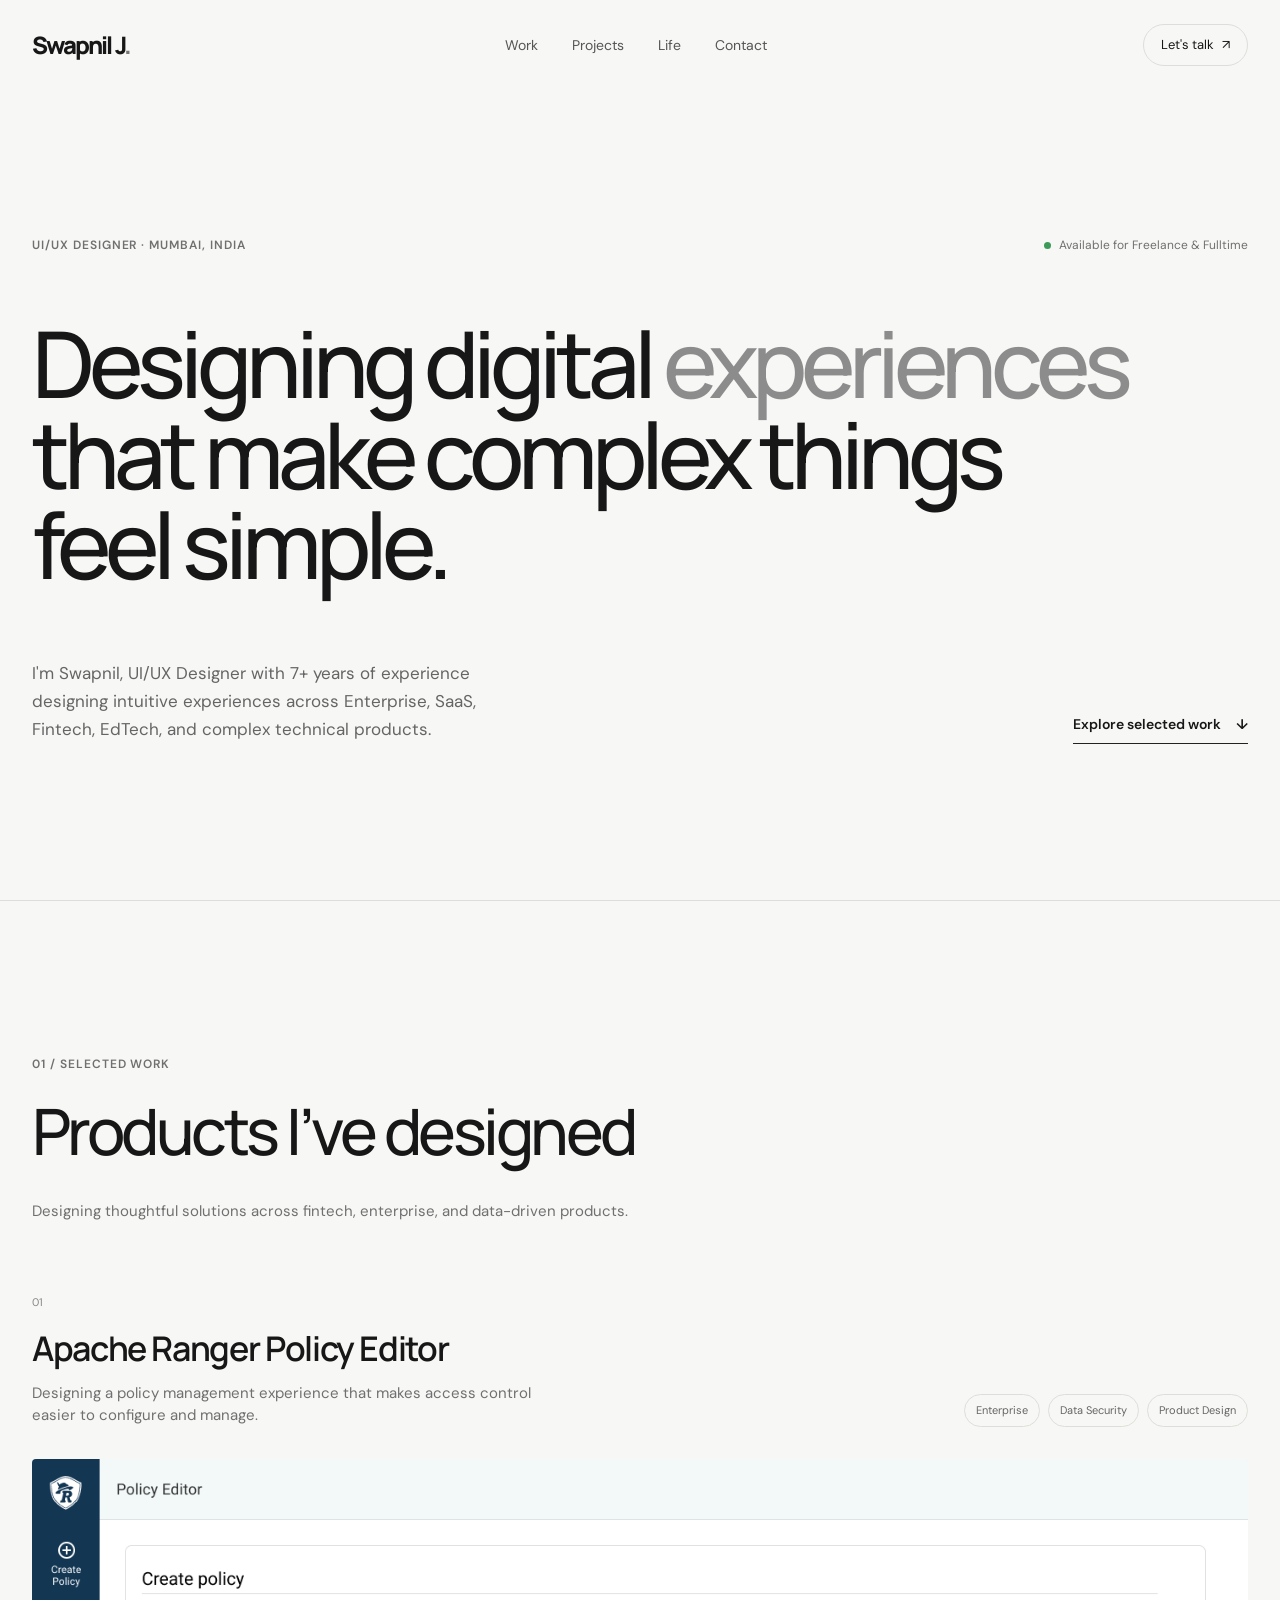
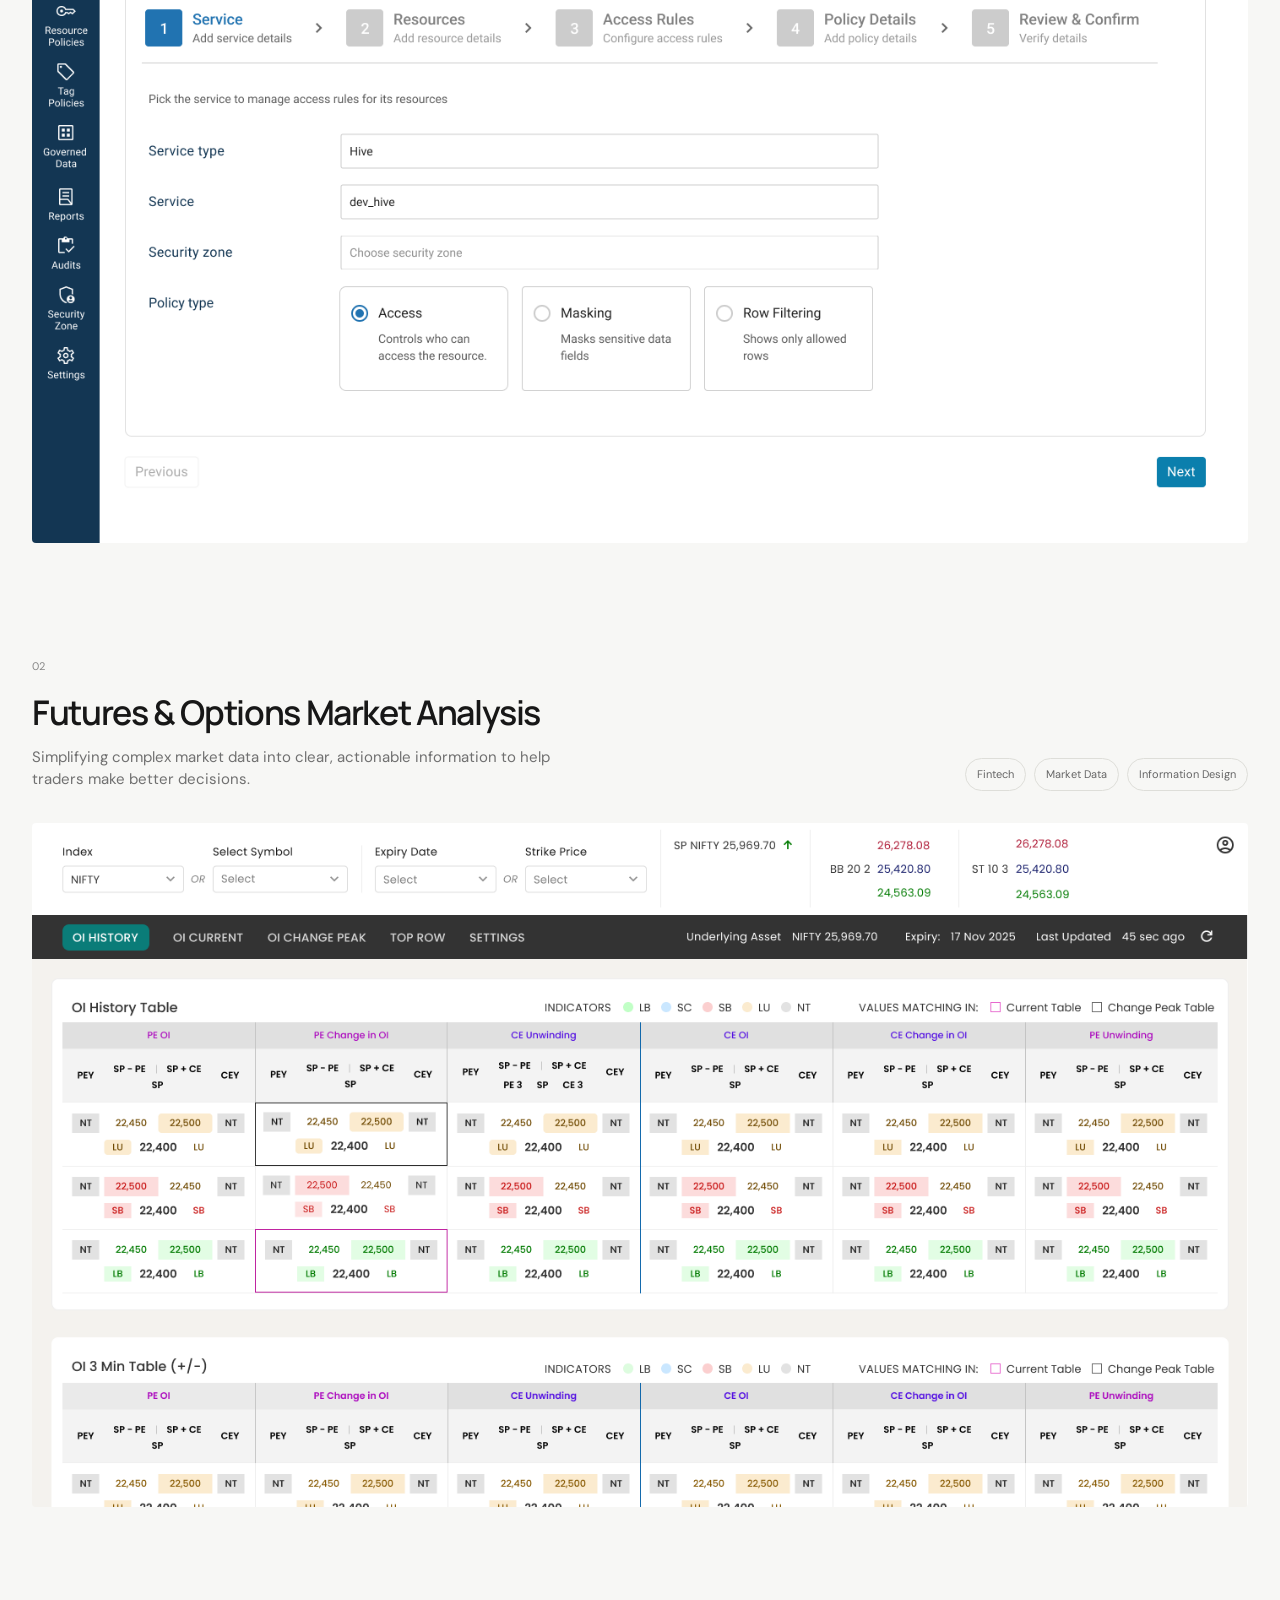
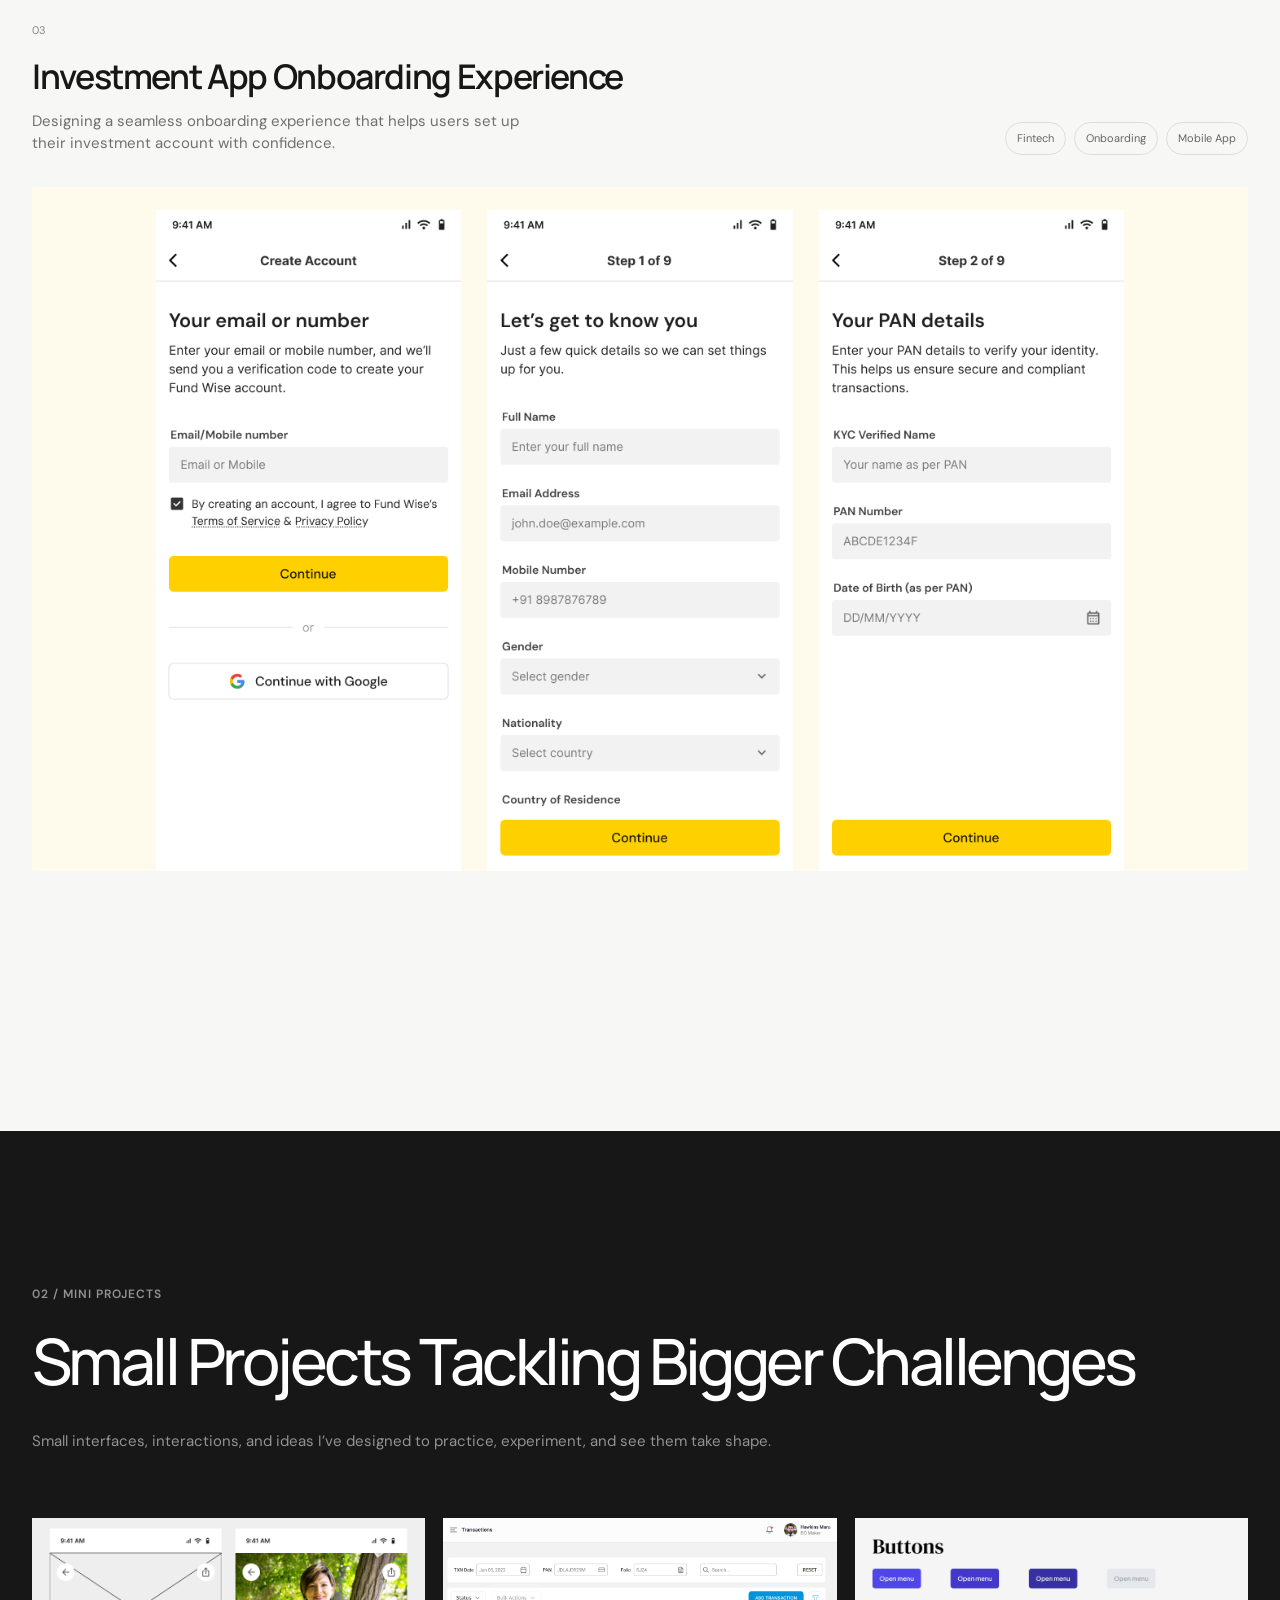
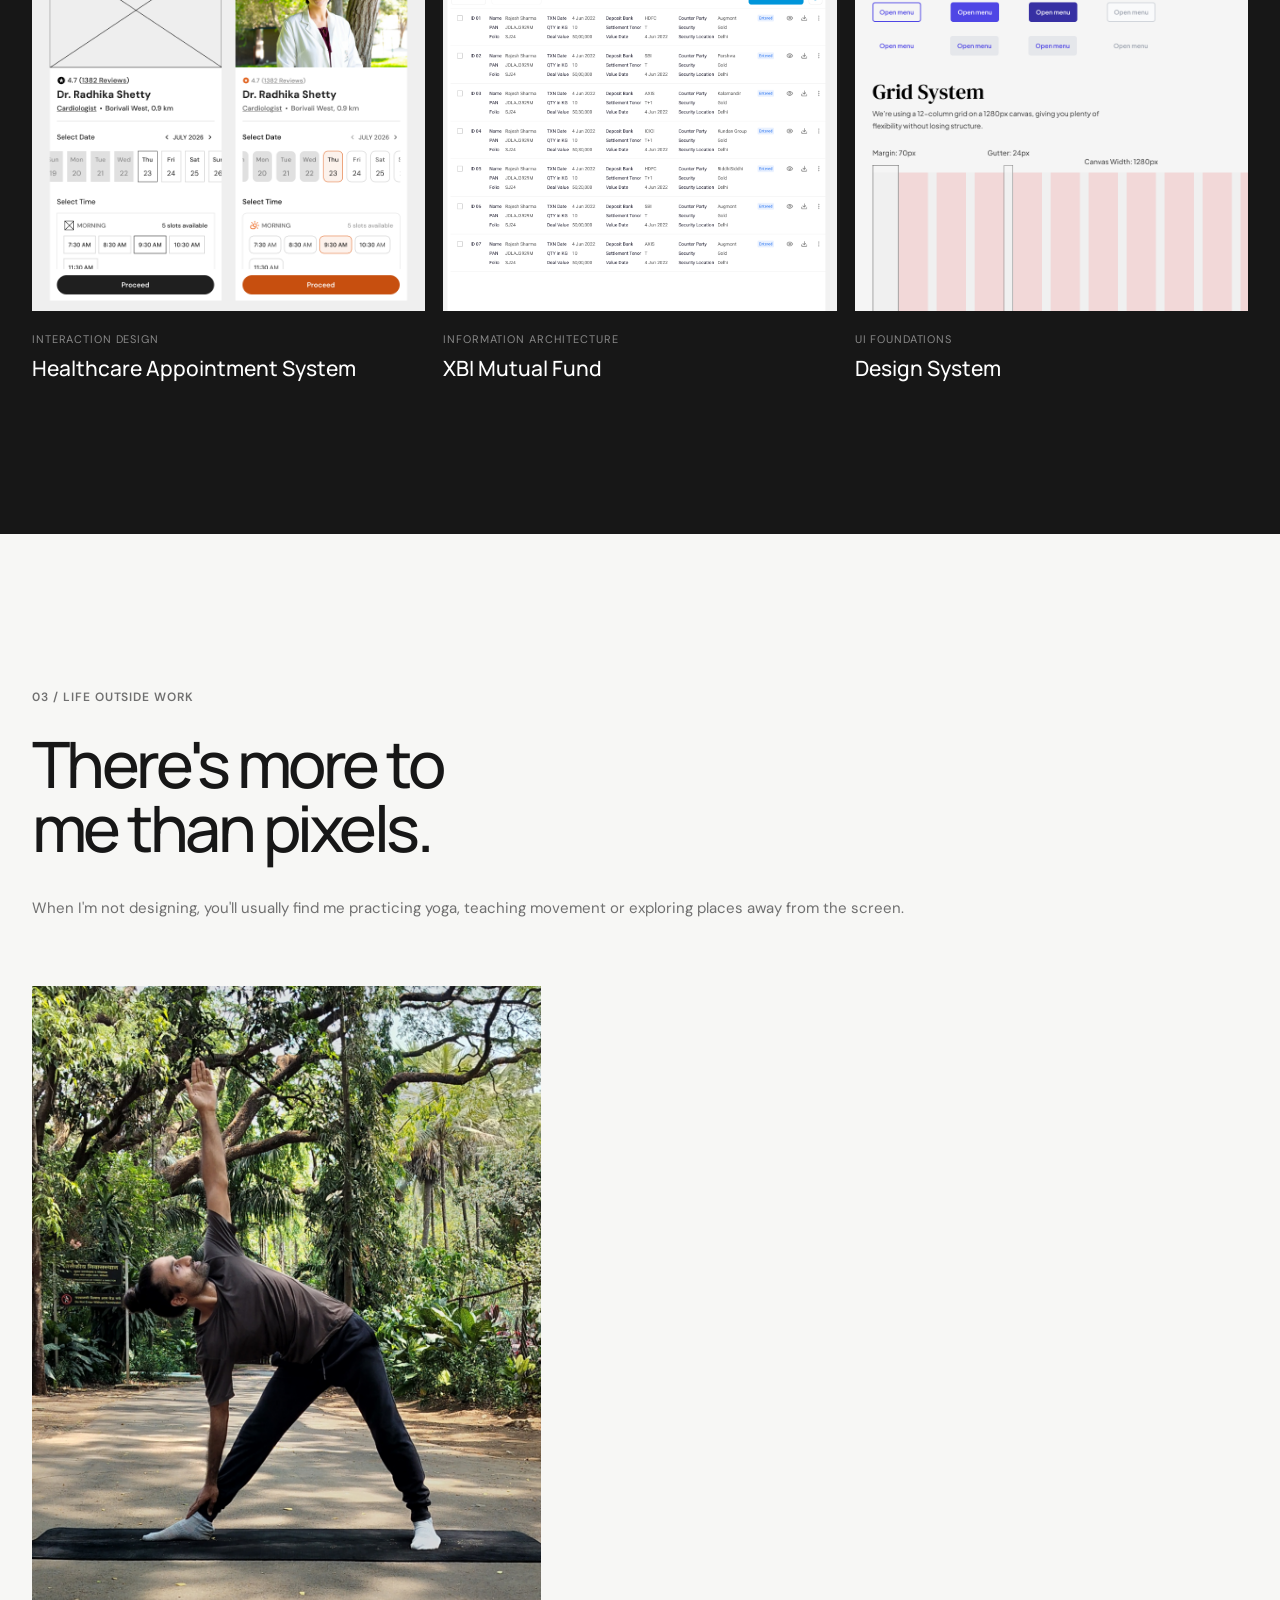
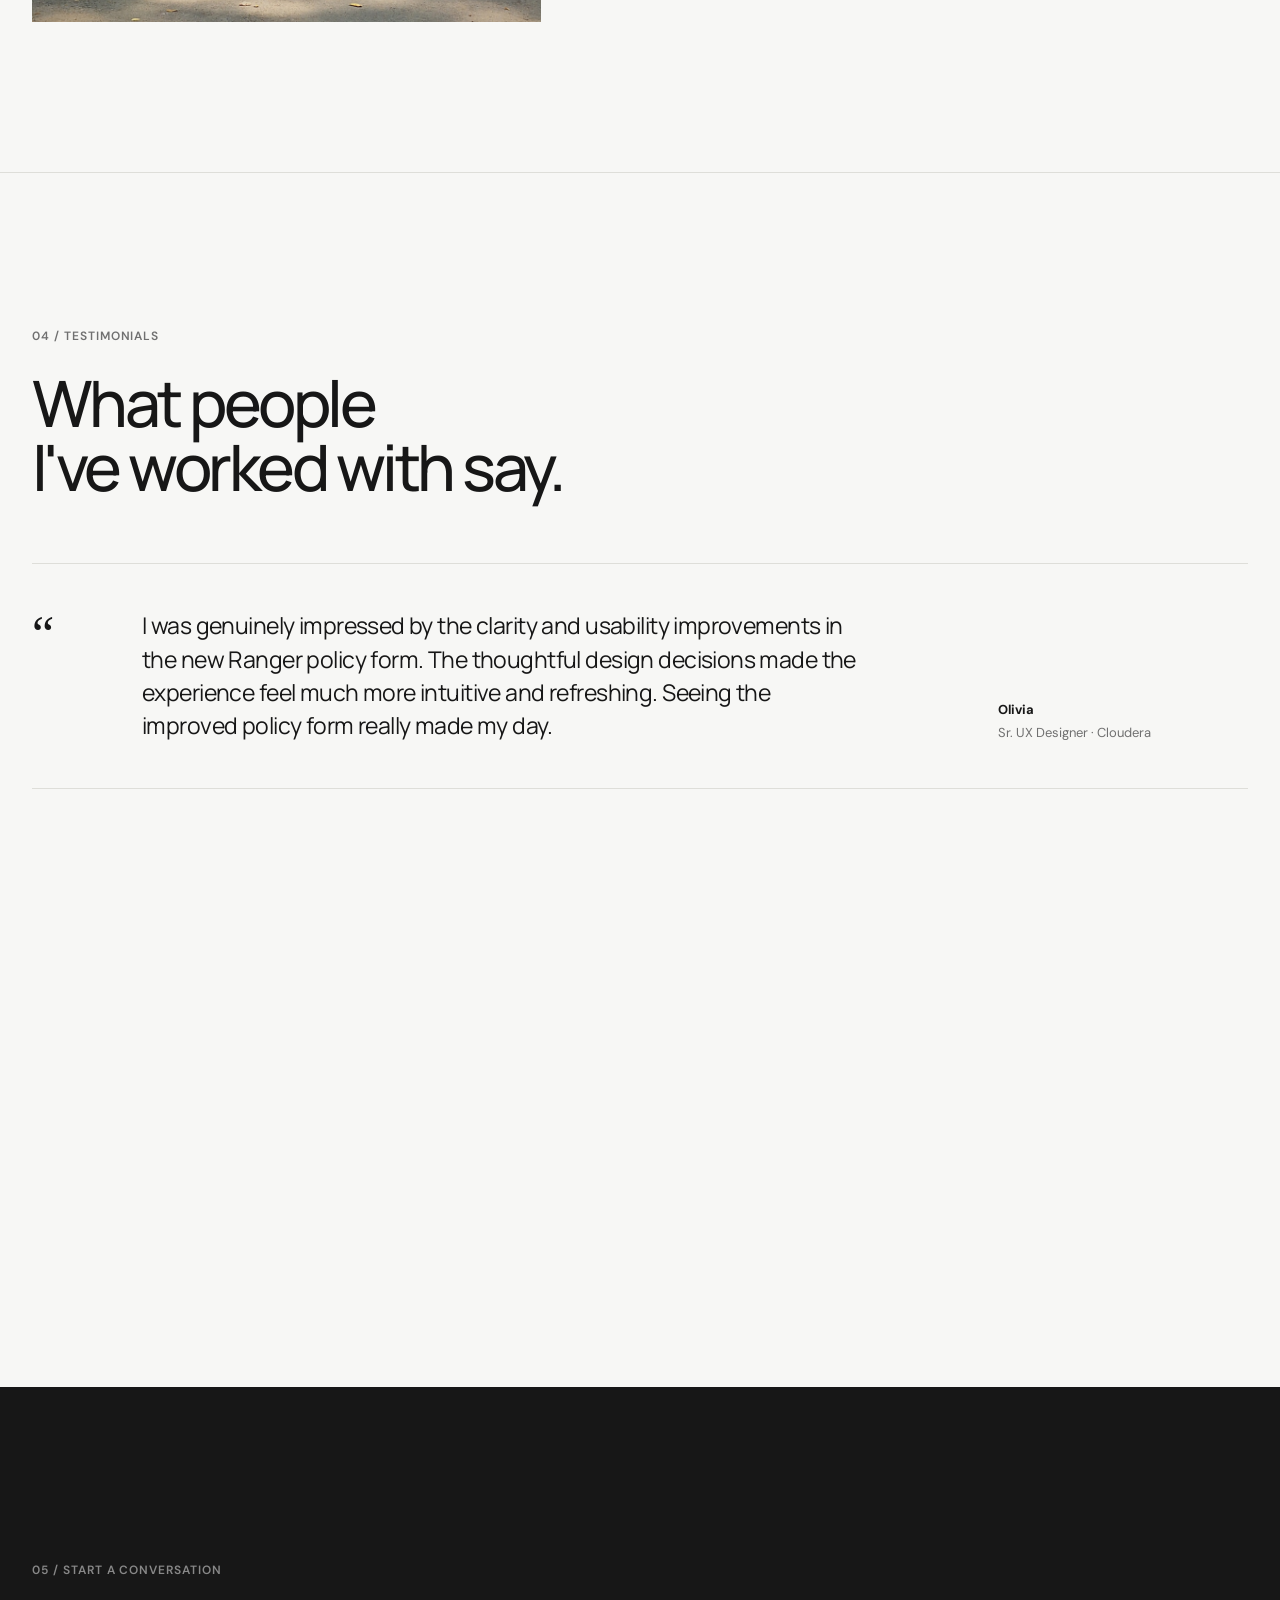
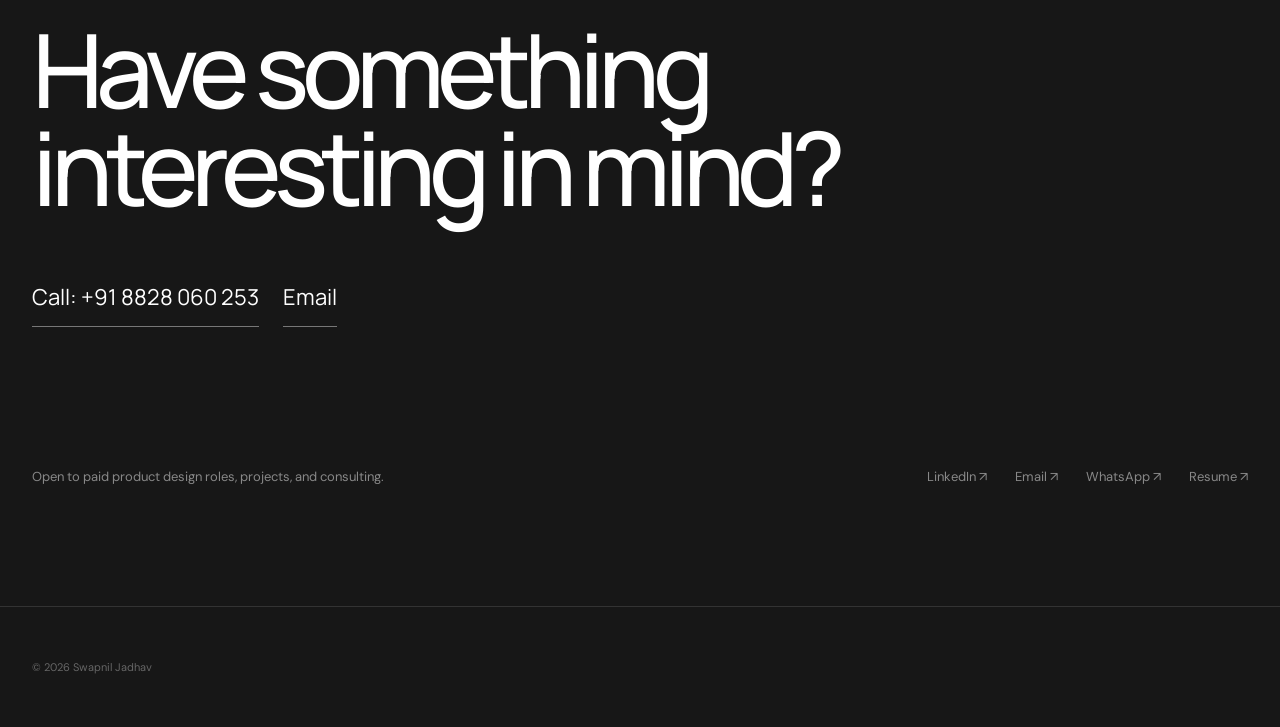
<file: index.html>
<!DOCTYPE html>
<html lang="en">

<head>
  <meta charset="UTF-8">

  <meta name="viewport" content="width=device-width, initial-scale=1.0">

  <meta name="description" content="Swapnil Jadhav — UI/UX Designer creating thoughtful digital experiences.">

  <title>Swapnil Jadhav — UI/UX Designer</title>

  <!-- Google Fonts -->
  <link rel="preconnect" href="https://fonts.googleapis.com">
  <link rel="preconnect" href="https://fonts.gstatic.com" crossorigin>

  <link
    href="https://fonts.googleapis.com/css2?family=DM+Sans:wght@400;500;600;700&family=Manrope:wght@400;500;600;700;800&display=swap"
    rel="stylesheet">

  <!-- Main CSS -->
  <link rel="stylesheet" href="css/style.css">
</head>


<body>


  <!-- =====================================================
     HEADER
===================================================== -->

  <header class="site-header">

    <div class="container nav-wrapper">

      <a href="index.html" class="logo">
        Swapnil J<span>.</span>
      </a>


      <nav class="main-nav">

        <a href="#work">Work</a>

        <a href="#experiments">
          Projects
        </a>

        <a href="#life">
          Life
        </a>

        <a href="#contact">
          Contact
        </a>

      </nav>


      <a href="mailto:falconwebsites.in@gmail.com" class="nav-cta">

        Let's talk

        <span>↗</span>

      </a>


      <button class="menu-toggle" aria-label="Open navigation menu">

        <span></span>
        <span></span>

      </button>

    </div>

  </header>



  <main>


    <!-- =====================================================
     HERO
===================================================== -->

    <section class="hero">

      <div class="container">

        <div class="hero-top">

          <span class="eyebrow">
            UI/UX Designer · Mumbai, India
          </span>


          <span class="availability">

            <span class="status-dot"></span>

            Available for Freelance & Fulltime

          </span>

        </div>



        <div class="hero-content">

          <h1>

            Designing digital
            <span>experiences</span>
            that make complex things feel simple.

          </h1>



          <div class="hero-bottom">

            <p class="hero-description">

              I'm Swapnil, UI/UX Designer with 7+ years of experience designing intuitive experiences across Enterprise,
              SaaS, Fintech, EdTech, and complex technical products.

            </p>



            <a href="#work" class="text-link">

              Explore selected work

              <span>↓</span>

            </a>

          </div>

        </div>

      </div>

    </section>



    <!-- =====================================================
     SELECTED WORK
===================================================== -->

    <section class="section work-section" id="work">

      <div class="container">


        <div class="section-heading">

          <div>

            <span class="eyebrow">
              01 / Selected work
            </span>


            <h2>

              Products I’ve designed
            </h2>

          </div>


          <p>

            Designing thoughtful solutions across fintech, enterprise, and data-driven products.
          </p>

        </div>



        <!-- PROJECT 01 -->

        <article class="project-card">

          <div class="project-info">


            <div>

              <span class="project-number">
                01
              </span>


              <h3>
                Apache Ranger Policy Editor
              </h3>


              <p>

                Designing a policy management experience that makes access control easier to configure and manage.

              </p>

            </div>



            <div class="project-meta">

              <span>
                Enterprise
              </span>

              <span>
                Data Security
              </span>

              <span>
                Product Design
              </span>

            </div>

          </div>
          <a href="ranger.html" class="project-image">
            <img src="images/ranger/ranger-cover-image.png" />
            <div class="project-placeholder project-ranger">

              <span>
                Apache Ranger
              </span>

              <small>
                Enterprise / Data Security
              </small>

            </div>


            <div class="project-arrow">
              ↗
            </div>

          </a>





        </article>



        <!-- PROJECT 02 -->

        <article class="project-card">

          <div class="project-info">


            <div>

              <span class="project-number">
                02
              </span>


              <h3>
                Futures & Options Market Analysis
              </h3>


              <p>

                Simplifying complex market data into clear, actionable information to help traders make better
                decisions.
              </p>

            </div>



            <div class="project-meta">

              <span>
                Fintech
              </span>

              <span>
                Market Data
              </span>

              <span>
                Information Design
              </span>

            </div>

          </div>
          <a href="fno.html" class="project-image">
            <img src="images/fno/fno-cover.png" />

            <div class="project-placeholder project-fno">

              <span>
                Futures & Options
              </span>

              <small>
                Fintech / Market Data
              </small>

            </div>


            <div class="project-arrow">
              ↗
            </div>

          </a>





        </article>



        <!-- PROJECT 03 -->

        <article class="project-card">
          <div class="project-info">


            <div>

              <span class="project-number">
                03
              </span>


              <h3>
                Investment App Onboarding Experience
              </h3>


              <p>

                Designing a seamless onboarding experience that helps users set up their investment account with
                confidence.

              </p>

            </div>



            <div class="project-meta">

              <span>
                Fintech
              </span>

              <span>
                Onboarding
              </span>

              <span>
                Mobile App
              </span>

            </div>

          </div>

          <a href="investment-onboarding.html" class="project-image">
            <img src="images/investment-app/investment-app-cover.png" />
            <div class="project-placeholder project-investment">

              <span>
                Fund Wise
              </span>

              <small>
                Fintech / Onboarding
              </small>

            </div>


            <div class="project-arrow">
              ↗
            </div>

          </a>





        </article>


      </div>

    </section>



    <!-- =====================================================
     WEEKEND EXPERIMENTS
===================================================== -->

    <section class="section experiments-section" id="experiments">

      <div class="container">


        <div class="section-heading">

          <div>

            <span class="eyebrow">
              02 / Mini Projects
            </span>


            <h2>

              Small Projects Tackling Bigger Challenges
            </h2>

          </div>


          <p>

            Small interfaces, interactions, and ideas I’ve designed to practice, experiment, and see them take shape.
          </p>

        </div>



        <div class="experiments-grid">


          <!-- EXPERIMENT 01 -->

          <a href="healtcare-appointment.html" class="experiment-card">

            <div class="experiment-visual experiment-one">
              <img src="images/healthcare/healthcare-cover.png" />

              <!-- <span>
                01
              </span> -->

            </div>


            <div class="experiment-content">

              <div>

                <span class="experiment-type">
                  Interaction Design
                </span>

                <h3>
                  Healthcare Appointment System
                </h3>

              </div>


              <span class="card-arrow">
                ↗
              </span>

            </div>

          </a>



          <!-- EXPERIMENT 02 -->

          <a href="xbi-mutual-fund.html" class="experiment-card">

            <div class="experiment-visual experiment-two">
              <img src="images/xbi/xbi-cover.png" />

              <!-- <span>
                02
              </span> -->

            </div>


            <div class="experiment-content">

              <div>

                <span class="experiment-type">
                  Information Architecture
                </span>

                <h3>
                  XBI Mutual Fund
                </h3>

              </div>


              <span class="card-arrow">
                ↗
              </span>

            </div>

          </a>



          <!-- EXPERIMENT 03 -->

          <a href="https://www.figma.com/proto/EohnZmKZUAjL3pbZVnr8fR/Summary.?node-id=2-9&p=f&t=REsIYYH1zsabf9Qv-1&scaling=min-zoom&content-scaling=fixed&page-id=0%3A1&starting-point-node-id=2%3A9"
            class="experiment-card" target="_blank">

            <div class="experiment-visual experiment-three">
              <img src="images/design-system/design-system.png" />

              <!-- <span>
                03
              </span> -->

            </div>


            <div class="experiment-content">

              <div>

                <span class="experiment-type">
                  UI Foundations
                </span>

                <h3>
                  Design System
                </h3>

              </div>


              <span class="card-arrow">
                ↗
              </span>

            </div>

          </a>


        </div>

      </div>

    </section>



    <!-- =====================================================
     LIFE OUTSIDE WORK
===================================================== -->

    <section class="section life-section" id="life">

      <div class="container">


        <div class="section-heading">

          <div>

            <span class="eyebrow">
              03 / Life outside work
            </span>


            <h2>

              There's more to
              <br>
              me than pixels.

            </h2>

          </div>


          <p>

            When I'm not designing, you'll usually
            find me practicing yoga, teaching movement
            or exploring places away from the screen.

          </p>

        </div>



        <div class="life-grid">


          <div class="life-image life-large">
            <img src="images/yoga/yoga-trikonasan.png" />
            <div class="image-placeholder">
              Yoga practice
            </div>

          </div>


          <div class="life-image">
            <img src="images/yoga/yoga-sidecrow.png" />
            <div class="image-placeholder">
              Yoga teaching
            </div>

          </div>


          <div class="life-image">
            <img src="images/yoga/yoga-sideangle.png" />

            <div class="image-placeholder">
              Life outside work
            </div>

          </div>


        </div>

      </div>

    </section>



    <!-- =====================================================
     TESTIMONIALS
===================================================== -->

    <section class="section testimonials-section">

      <div class="container">


        <div class="section-heading">

          <div>

            <span class="eyebrow">
              04 / Testimonials
            </span>


            <h2>

              What people
              <br>
              I've worked with say.

            </h2>

          </div>

        </div>



        <div class="testimonial-list">


          <article class="testimonial">

            <div class="quote-mark">
              “
            </div>


            <blockquote>

              I was genuinely impressed by the clarity and usability improvements in the new Ranger policy form. The
              thoughtful design decisions made the experience feel much more intuitive and refreshing. Seeing the
              improved policy form really made my day.

            </blockquote>


            <div class="testimonial-person">

              <strong>
                Olivia
              </strong>

              <span>
                Sr. UX Designer · Cloudera
              </span>

            </div>

          </article>



          <article class="testimonial">

            <div class="quote-mark">
              “
            </div>


            <blockquote>

              Swapnil brought a thoughtful and structured approach to the onboarding experience. The attention to detail
              and visual quality made the overall experience feel polished, professional, and truly impressive. The
              clarity and quality of the design felt comparable to some of the leading products in the space

            </blockquote>


            <div class="testimonial-person">

              <strong>
                Ramesh Kumar
              </strong>

              <span>
                Founder · WiseFund · Client under NDA
              </span>

            </div>

          </article>



          <article class="testimonial">

            <div class="quote-mark">
              “
            </div>


            <blockquote>


              We would like to thank Swapnil Jadhav for his work in getting the townhall deck in place. His efforts made
              this townhall a flawless one, kudos Swapnil Jadhav

            </blockquote>


            <div class="testimonial-person">

              <strong>
                Anand Chaurasia
              </strong>

              <span>
                Operations Head · Freestone Infotech
              </span>

            </div>

          </article>


        </div>

      </div>

    </section>



    <!-- =====================================================
     CONTACT
===================================================== -->

    <section class="contact-section" id="contact">

      <div class="container">


        <span class="eyebrow">
          05 / Start a conversation
        </span>


        <h2>

          Have something
          <br>
          interesting in mind?

        </h2>
        <div style="display:flex; gap:24px;">
          <a href="tel:+918828060253" class="contact-link">Call: +91 8828 060 253</a>
          <a href="mailto:falconwebsites.in@gmail.com" class="contact-link">

            Email

          </a>
        </div>





        <div class="contact-bottom">


          <p>

            Open to paid product design roles, projects, and consulting.

          </p>



          <div class="social-links">

            <a href="https://www.linkedin.com/in/swapnil-jadhav-2b11a6337/" target="_blank">
              LinkedIn ↗
            </a>

            <a href="mailto:falconwebsites.in@gmail.com" target="_blank" rel="noopener noreferrer">
              Email ↗
            </a>
            <a href="https://wa.me/918828060253" target="_blank" rel="noopener noreferrer">
              WhatsApp ↗
            </a>

            <a href="Swapnil Jadhav UI UX Designer Sep 2026.pdf" target="_blank" rel="noopener noreferrer">
              Resume ↗
            </a>

          </div>


        </div>

      </div>

    </section>


  </main>



  <!-- =====================================================
     FOOTER
===================================================== -->

  <footer class="site-footer">

    <div class="container footer-inner">


      <!-- <div>

        <a href="index.html" class="logo">
          SJ<span>.</span>
        </a>


        <p>
          UI/UX Designer crafting thoughtful
          digital experiences.
        </p>

      </div> -->


      <span>
        © 2026 Swapnil Jadhav
      </span>


      <!-- <a href="#" class="back-top">
        Back to top ↑
      </a> -->


    </div>

  </footer>



  <script src="js/script.js"></script>

</body>

</html>
</file>
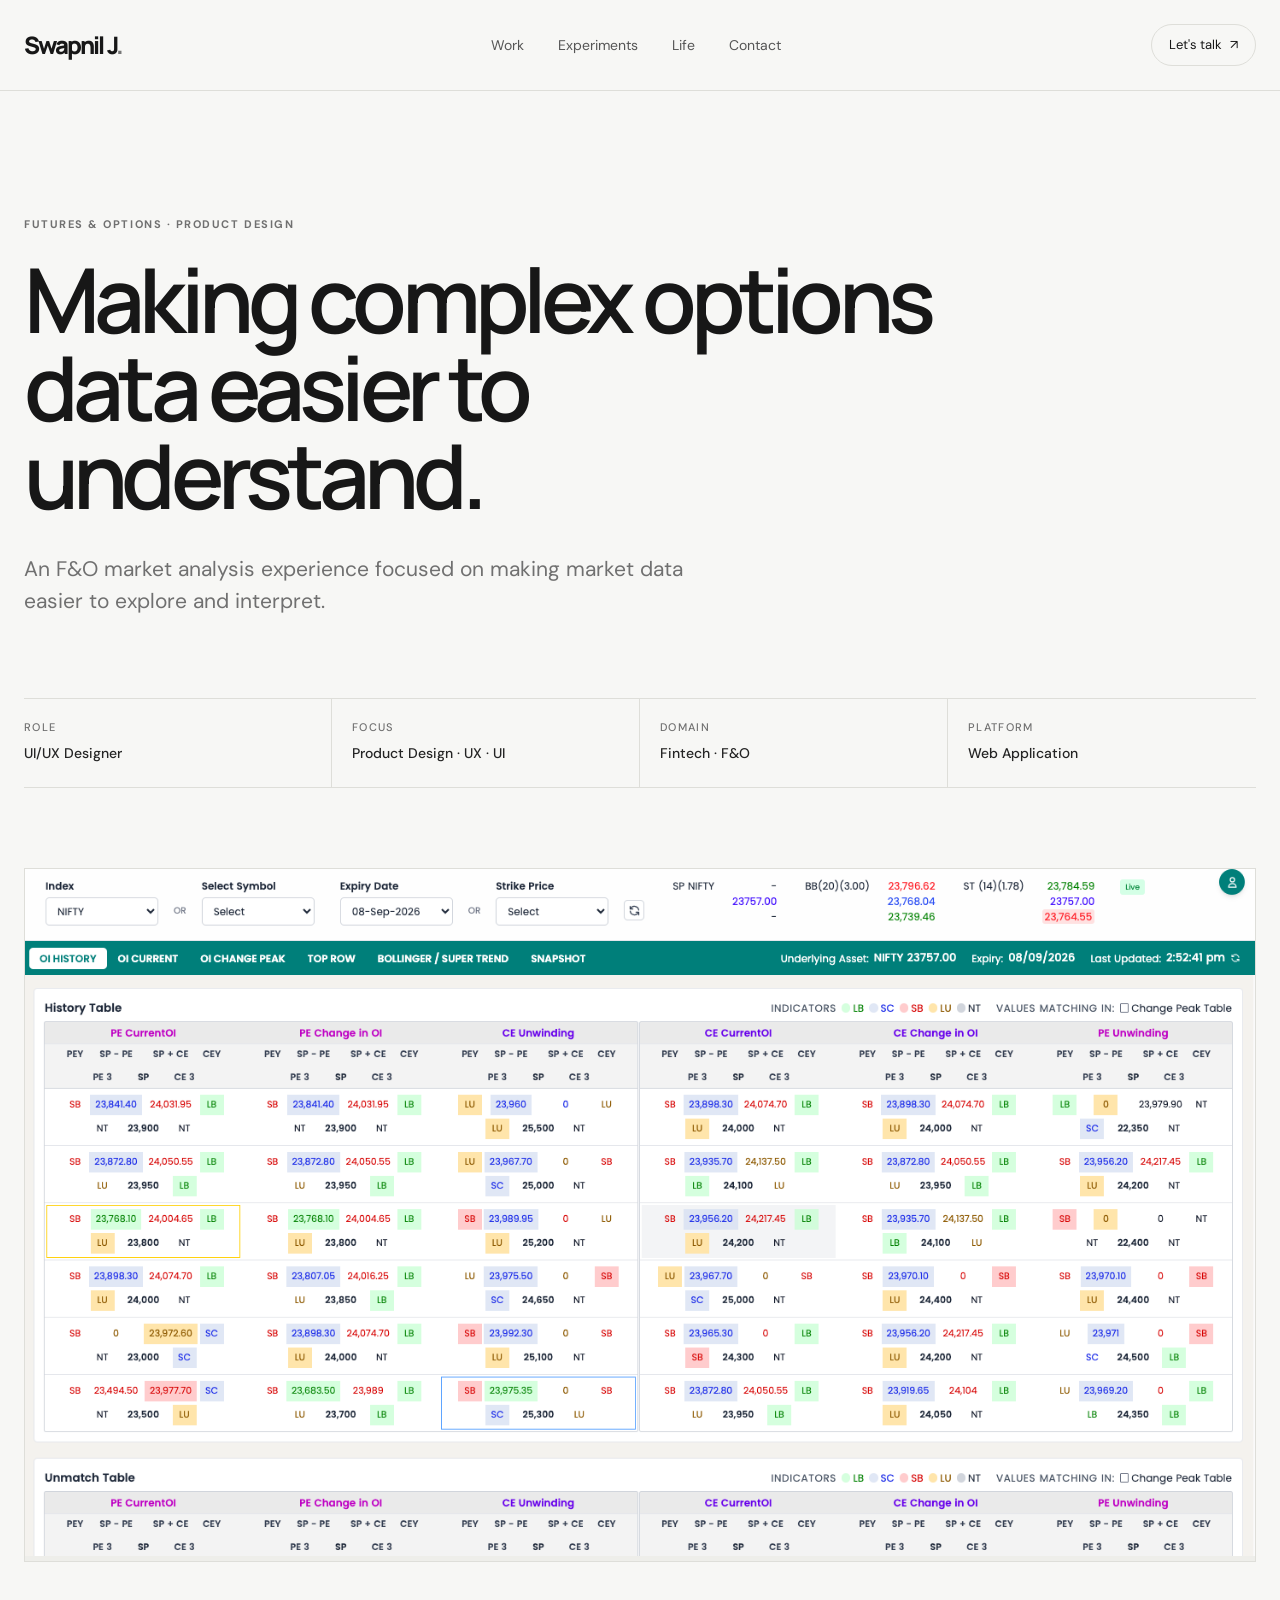
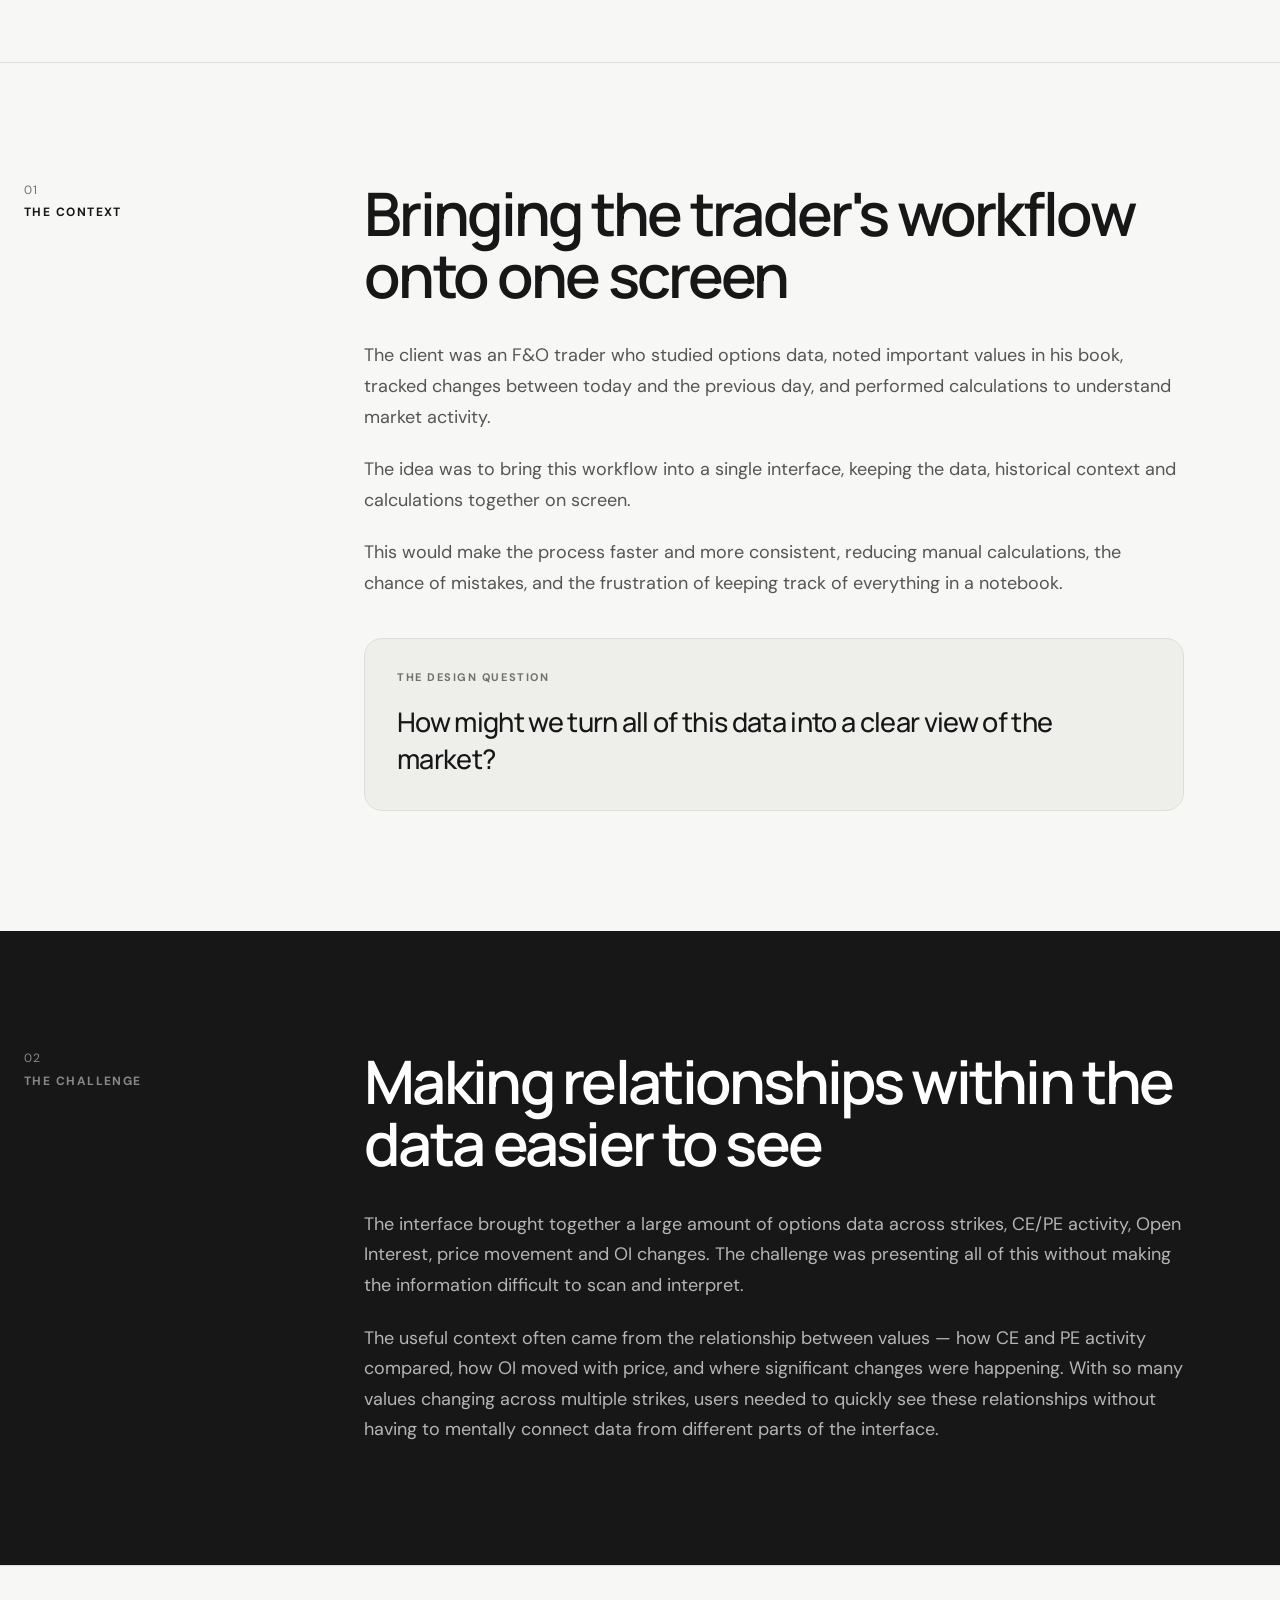
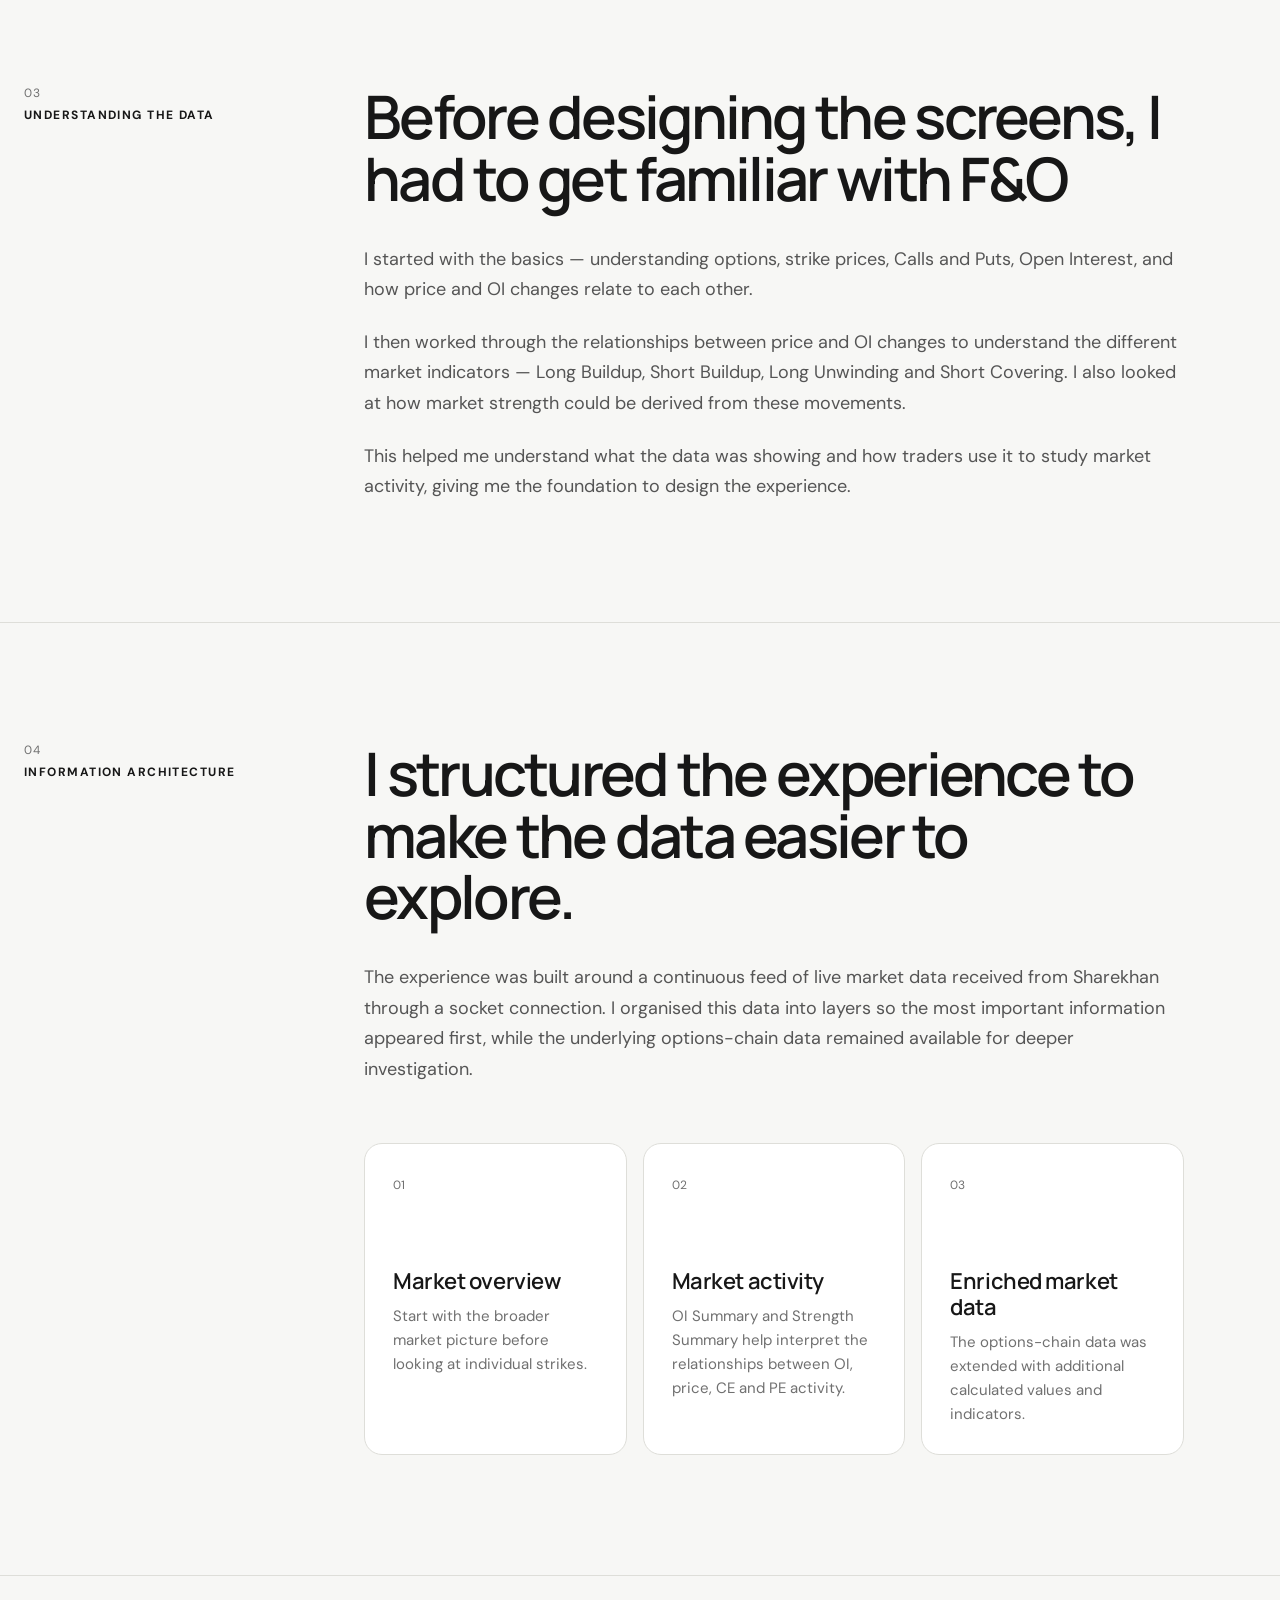
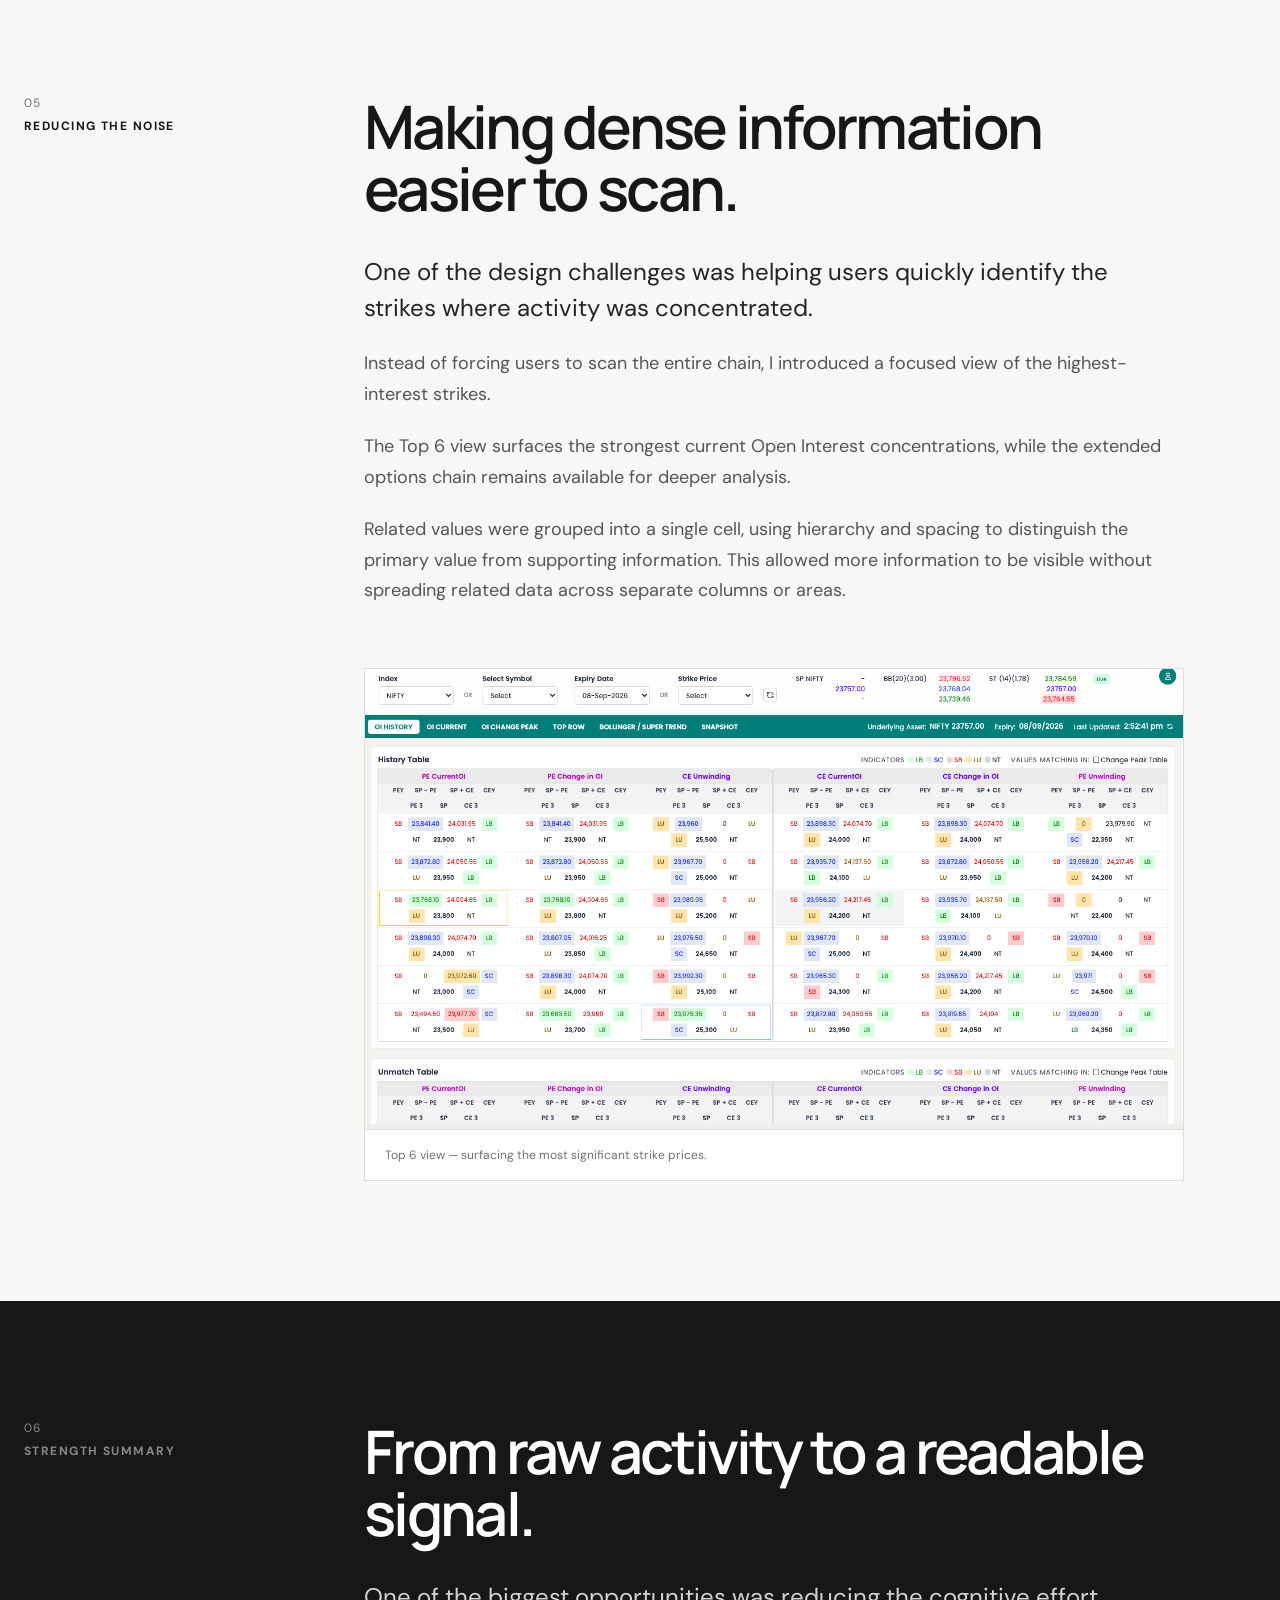
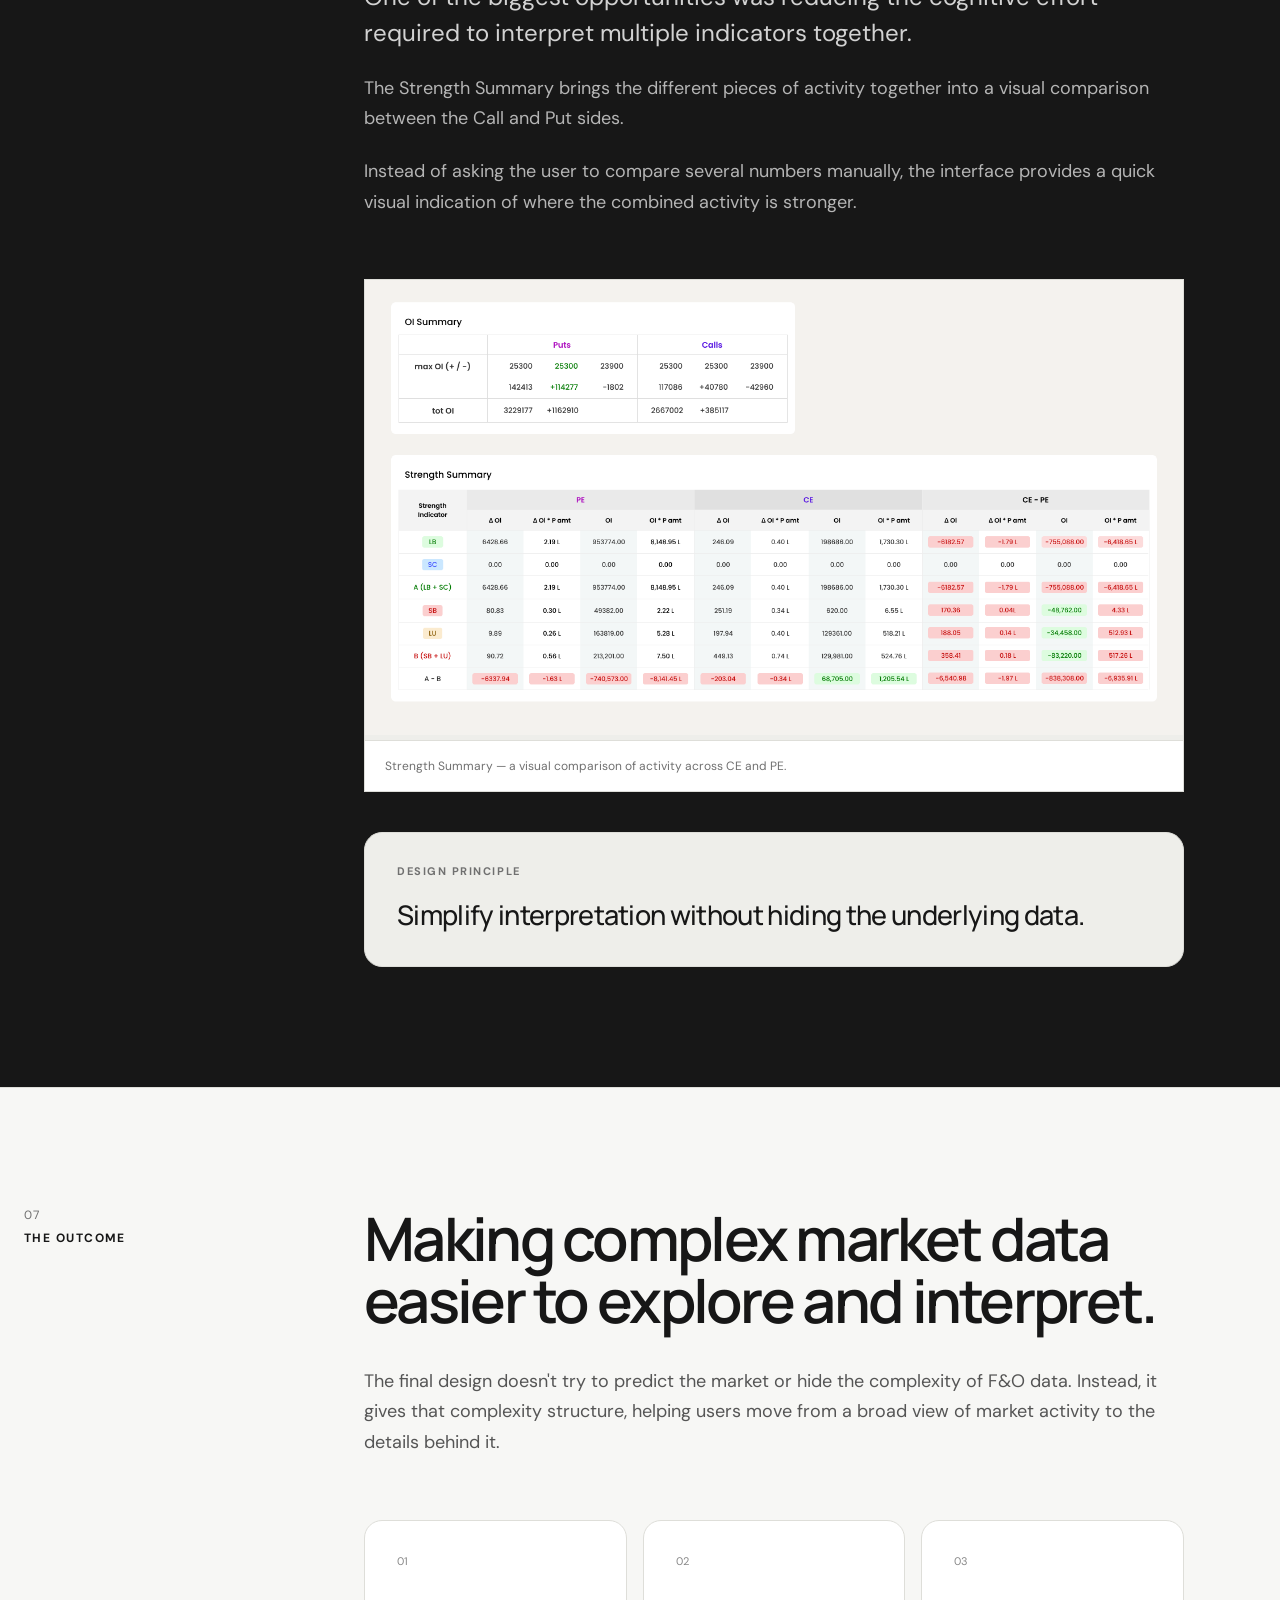
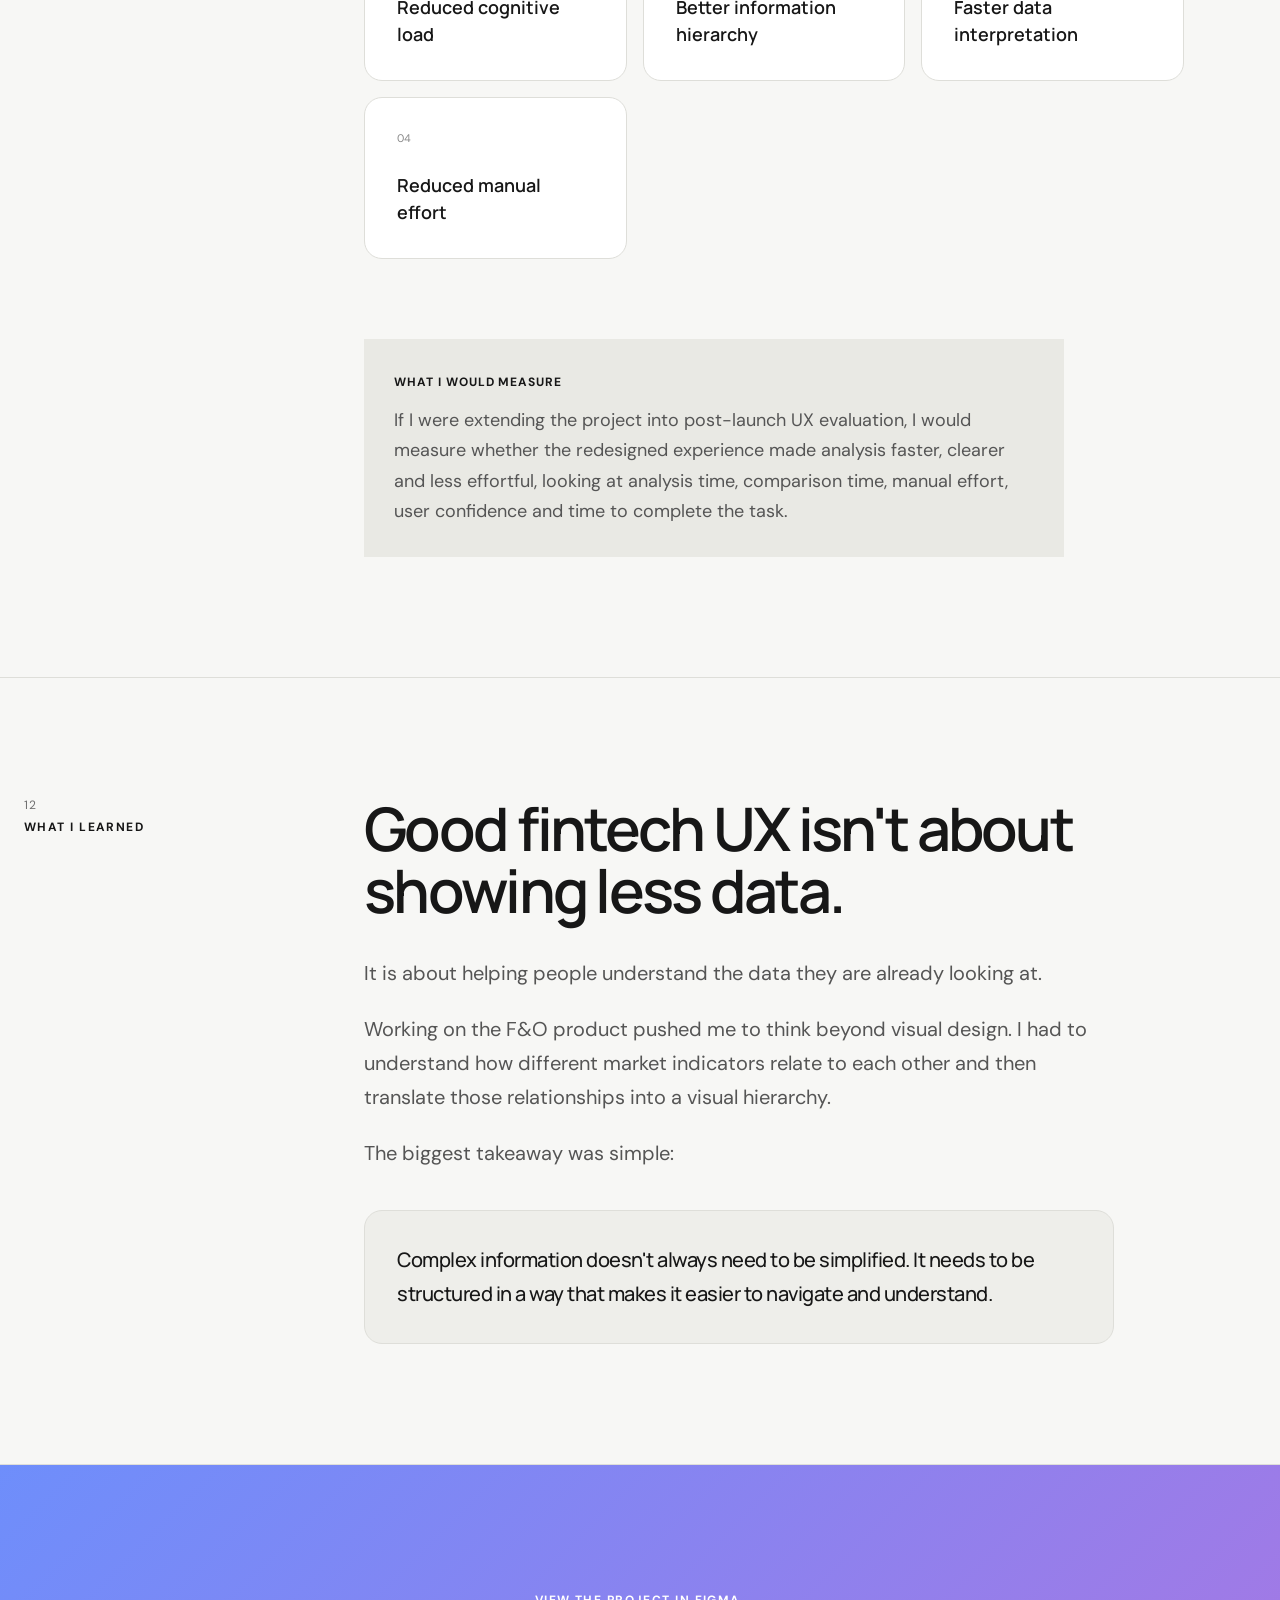
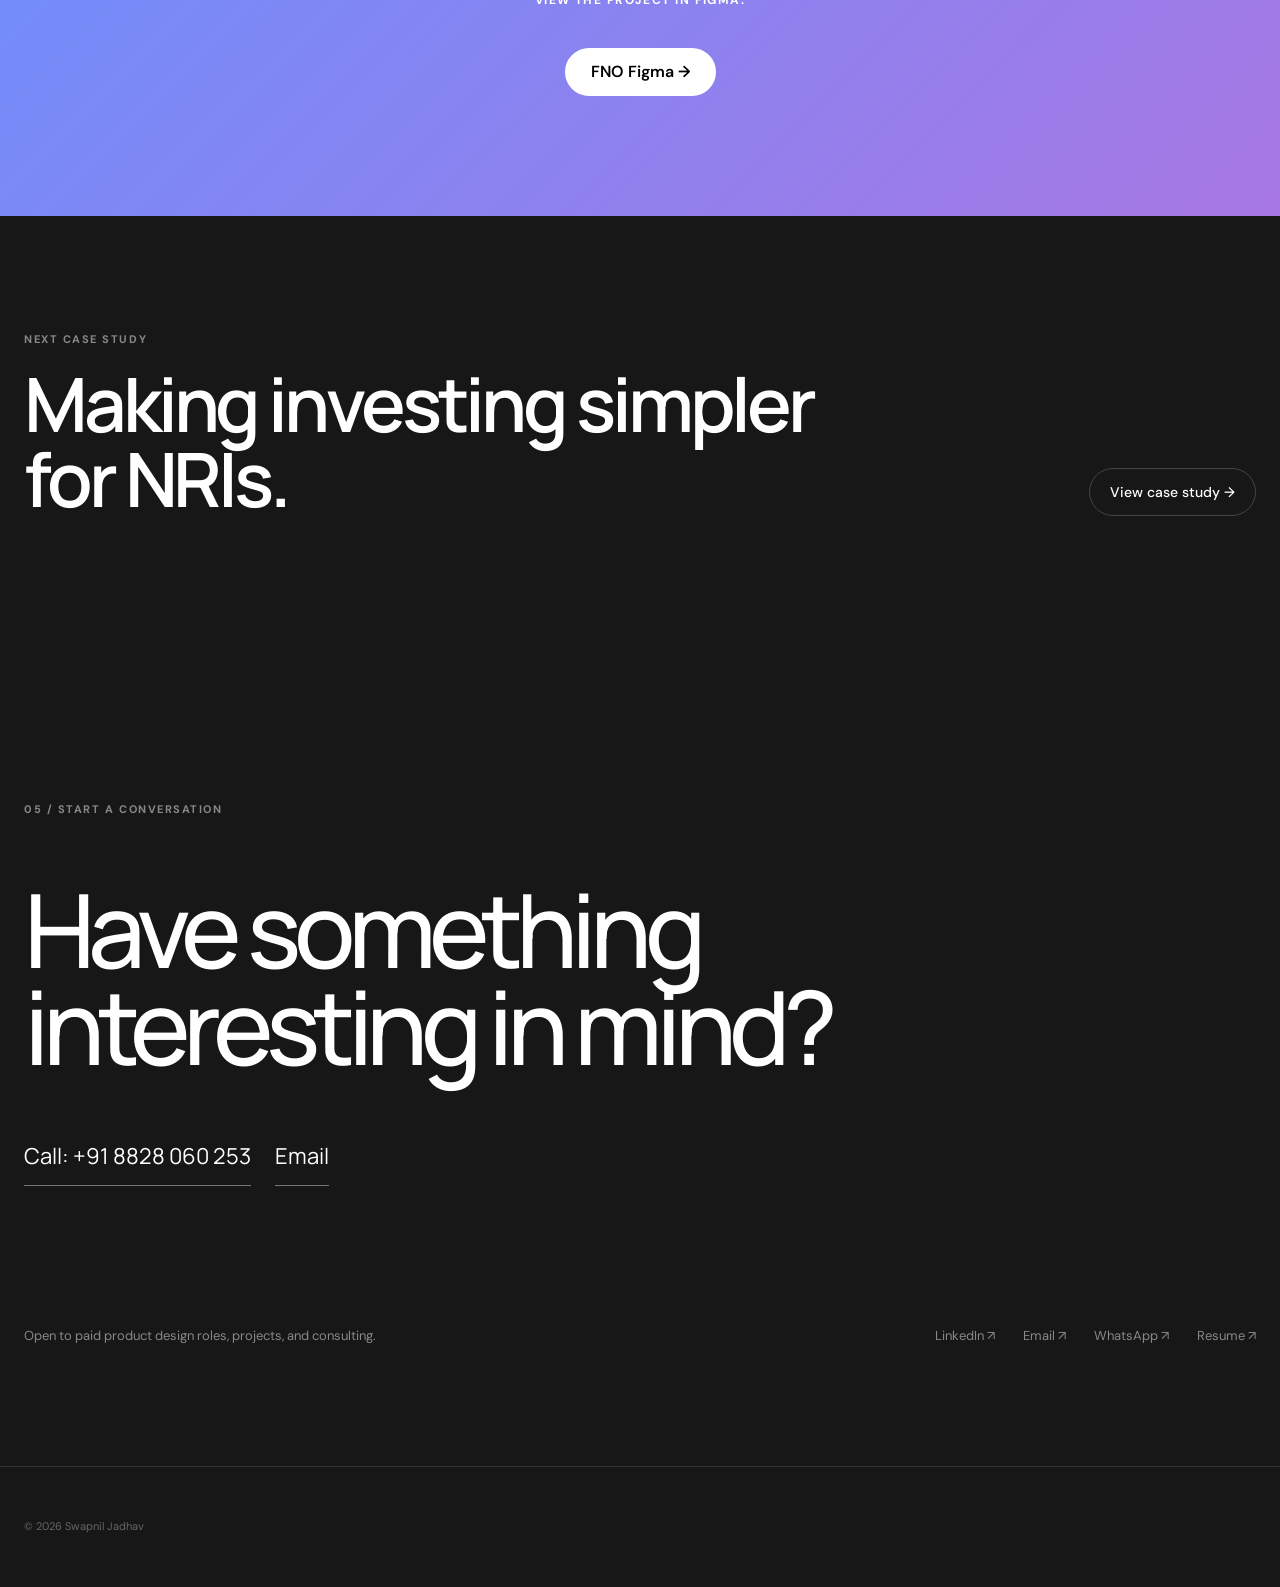
<file: fno.html>
<!DOCTYPE html>
<html lang="en">

<head>

  <meta charset="UTF-8" />
  <meta name="viewport" content="width=device-width, initial-scale=1.0" />

  <title>F&O Trading Platform — UX Case Study | Swapnil Jadhav</title>

  <meta name="description"
    content="UX case study by Swapnil Jadhav — designing a clearer way to understand Futures & Options market data." />

  <!-- Fonts -->
  <link rel="preconnect" href="https://fonts.googleapis.com">
  <link rel="preconnect" href="https://fonts.gstatic.com" crossorigin>

  <link
    href="https://fonts.googleapis.com/css2?family=DM+Sans:wght@400;500;600;700&family=Manrope:wght@400;500;600;700&display=swap"
    rel="stylesheet">

  <!-- Shared portfolio CSS -->
  <link rel="stylesheet" href="css/style.css">

  <!-- Shared case-study CSS -->
  <link rel="stylesheet" href="css/case-study.css">

</head>


<body>


  <!-- =====================================================
       HEADER
  ====================================================== -->

  <header class="site-header">

    <div class="container nav-wrapper">

      <a href="index.html" class="logo">
        Swapnil J<span>.</span>
      </a>

      <nav class="main-nav" aria-label="Main navigation">

        <a href="index.html#work">
          Work
        </a>

        <a href="index.html#experiments">
          Experiments
        </a>

        <a href="index.html#life">
          Life
        </a>

        <a href="index.html#contact">
          Contact
        </a>

      </nav>

      <a href="index.html#contact" class="nav-cta">
        Let's talk
        <span>↗</span>
      </a>

      <button class="menu-toggle" type="button" aria-label="Open navigation menu">
        <span></span>
        <span></span>
      </button>

    </div>

  </header>


  <!-- =====================================================
       MAIN
  ====================================================== -->

  <main>


    <!-- =====================================================
         HERO
    ====================================================== -->

    <header class="hero">

      <div class="container">

        <span class="eyebrow">
          Futures & Options · Product Design
        </span>

        <h1>
          Making complex options data easier to understand.
        </h1>

        <p class="hero-intro">
          An F&O market analysis experience focused on making market data easier to explore and interpret.
        </p>


        <!-- HERO META -->

        <div class="hero-meta">

          <div class="meta-item">

            <span class="meta-label">
              Role
            </span>

            <span class="meta-value">
              UI/UX Designer
            </span>

          </div>


          <div class="meta-item">

            <span class="meta-label">
              Focus
            </span>

            <span class="meta-value">
              Product Design · UX · UI
            </span>

          </div>


          <div class="meta-item">

            <span class="meta-label">
              Domain
            </span>

            <span class="meta-value">
              Fintech · F&O
            </span>

          </div>


          <div class="meta-item">

            <span class="meta-label">
              Platform
            </span>

            <span class="meta-value">
              Web Application
            </span>

          </div>

        </div>


        <figure class="hero-image reveal">

          <img src="images/fno/fno-home.png" alt="F&O dashboard interface" style="object-position:0 -5px">

        </figure>


        <!-- HERO IMAGE -->
        <!-- 
        <div class="hero-image reveal">
          <div class="image-placeholder">

            F&O DASHBOARD — HERO SCREENSHOT
          </div>

        </div> -->

      </div>

    </header>


    <!-- =====================================================
         01 — THE CONTEXT
    ====================================================== -->

    <section class="case-study-section section-border">

      <div class="container section-grid">


        <div class="section-aside">

          <div class="section-number">
            01
          </div>

          <div class="section-label">
            The context
          </div>

        </div>


        <div class="content reveal">

          <h2>
            Bringing the trader's workflow onto one screen </h2>


          <p>
            The client was an F&O trader who studied options data, noted important values in his book, tracked changes
            between today and the previous day, and performed calculations to understand market activity.
          </p>

          <p>
            The idea was to bring this workflow into a single interface, keeping the data, historical context and
            calculations together on screen.
          </p>
          <p>
            This would make the process faster and more consistent, reducing manual calculations, the chance of
            mistakes, and the frustration of keeping track of everything in a notebook.
          </p>




          <div class="insight">

            <div class="insight-label">
              The design question
            </div>

            <p>
              How might we turn all of this data into a clear view of the market? </p>

          </div>

        </div>

      </div>

    </section>


    <!-- =====================================================
         02 — THE CHALLENGE
    ====================================================== -->

    <section class="case-study-section dark-section">

      <div class="container section-grid">


        <div class="section-aside">

          <div class="section-number">
            02
          </div>

          <div class="section-label">
            The challenge
          </div>

        </div>


        <div class="content reveal">

          <h2>
            Making relationships within the data easier to see
          </h2>


          <p>
            The interface brought together a large amount of options data across strikes, CE/PE activity, Open Interest,
            price movement and OI changes. The challenge was presenting all of this without making the information
            difficult to scan and interpret.
          </p>
          <p>
            The useful context often came from the relationship between values — how CE and PE activity compared, how OI
            moved with price, and where significant changes were happening. With so many values changing across multiple
            strikes, users needed to quickly see these relationships without having to mentally connect data from
            different parts of the interface.
          </p>




        </div>

      </div>

    </section>


    <!-- =====================================================
         03 — UNDERSTANDING THE DATA
    ====================================================== -->

    <section class="case-study-section section-border">

      <div class="container section-grid">


        <div class="section-aside">

          <div class="section-number">
            03
          </div>

          <div class="section-label">
            Understanding the data
          </div>

        </div>


        <div class="content reveal">

          <h2>
            Before designing the screens, I had to get familiar with F&O
          </h2>


          <p>
            I started with the basics — understanding options, strike prices, Calls and Puts, Open Interest, and how
            price and OI changes relate to each other.
          </p>




          <p>
            I then worked through the relationships between price and OI changes to understand the different market
            indicators — Long Buildup, Short Buildup, Long Unwinding and Short Covering. I also looked at how market
            strength could be derived from these movements.
          </p>

          <p>
            This helped me understand what the data was showing and how traders use it to study market activity, giving
            me the foundation to design the experience.
          </p>



        </div>

      </div>

    </section>


    <!-- =====================================================
         04 — INFORMATION ARCHITECTURE
    ====================================================== -->

    <section class="case-study-section section-border">

      <div class="container section-grid">


        <div class="section-aside">

          <div class="section-number">
            04
          </div>

          <div class="section-label">
            Information architecture
          </div>

        </div>


        <div class="content reveal">

          <h2>
            I structured the experience to make the data easier to explore.
          </h2>


          <p>
            The experience was built around a continuous feed of live market data received from Sharekhan through a
            socket connection. I organised this data into layers so the most important information appeared first, while
            the underlying options-chain data remained available for deeper investigation.
          </p>





          <div class="story-grid">


            <div class="story-card">

              <span>
                01
              </span>

              <h3>
                Market overview
              </h3>

              <p>
                Start with the broader market picture before looking at individual strikes.
              </p>

            </div>


            <div class="story-card">

              <span>
                02
              </span>

              <h3>
                Market activity
              </h3>

              <p>
                OI Summary and Strength Summary help interpret the relationships between OI, price, CE and PE activity.
              </p>

            </div>


            <div class="story-card">

              <span>
                03
              </span>

              <h3>
                Enriched market data
              </h3>

              <p>
                The options-chain data was extended with additional calculated values and indicators. </p>

            </div>


          </div>

        </div>

      </div>

    </section>





    <!-- =====================================================
         05 — TOP 6
    ====================================================== -->

    <section class="case-study-section section-border">

      <div class="container section-grid">


        <div class="section-aside">

          <div class="section-number">
            05
          </div>

          <div class="section-label">
            Reducing the noise
          </div>

        </div>


        <div class="content reveal">

          <h2>
            Making dense information easier to scan.
          </h2>


          <p class="lead">
            One of the design challenges was helping users quickly identify
            the strikes where activity was concentrated.
          </p>


          <p>
            Instead of forcing users to scan the entire chain, I introduced
            a focused view of the highest-interest strikes.
          </p>


          <p>
            The Top 6 view surfaces the strongest current Open Interest concentrations, while the extended options chain
            remains available for deeper analysis.
          </p>

          <p>
            Related values were grouped into a single cell, using hierarchy and spacing to distinguish the primary value
            from supporting information. This allowed more information to be visible without spreading related data
            across separate columns or areas.
          </p>

          <div class="showcase">

            <img src="images/fno/fno-home.png" alt="F&O dashboard interface" style="object-position:0 -5px">

            <!-- <div class="image-placeholder">
              TOP 6 STRIKES SCREENSHOT
            </div> -->

            <div class="caption">
              Top 6 view — surfacing the most significant strike prices.
            </div>

          </div>

        </div>

      </div>

    </section>


    <!-- =====================================================
         06 — STRENGTH SUMMARY
    ====================================================== -->

    <section class="case-study-section dark-section">

      <div class="container section-grid">


        <div class="section-aside">

          <div class="section-number">
            06
          </div>

          <div class="section-label">
            Strength summary
          </div>

        </div>


        <div class="content reveal">

          <h2>
            From raw activity
            to a readable signal.
          </h2>


          <p class="lead">
            One of the biggest opportunities was reducing the cognitive
            effort required to interpret multiple indicators together.
          </p>


          <p>
            The Strength Summary brings the different pieces of activity
            together into a visual comparison between the Call and Put sides.
          </p>


          <p>
            Instead of asking the user to compare several numbers manually,
            the interface provides a quick visual indication of where the
            combined activity is stronger.
          </p>


          <div class="showcase">

            <img src="images/fno/oi-and-strength-summary.png" alt="OI and strength summary"
              style="object-position:0 -5px">


            <!-- <div class="image-placeholder">
              STRENGTH SUMMARY SCREENSHOT
            </div> -->

            <div class="caption">
              Strength Summary — a visual comparison of activity across CE and PE.
            </div>

          </div>


          <div class="insight insight-dark">

            <div class="insight-label">
              Design principle
            </div>

            <p>
              Simplify interpretation without hiding the underlying data.
            </p>

          </div>

        </div>

      </div>

    </section>





    <!-- =====================================================
         07 — OUTCOME
    ====================================================== -->

    <section class="case-study-section section-border">

      <div class="container section-grid">


        <div class="section-aside">

          <div class="section-number">
            07
          </div>

          <div class="section-label">
            The outcome
          </div>

        </div>


        <div class="content reveal">

          <h2>
            Making complex market data easier to explore and interpret.
          </h2>

          <p>
            The final design doesn't try to predict the market or hide the complexity of F&O data. Instead, it gives
            that complexity structure, helping users move from a broad view of market activity to the details behind it.
          </p>

          <div class="outcome-grid">


            <div class="outcome-card flex-column">

              <span>
                01
              </span>

              <strong>
                Reduced cognitive load
              </strong>

            </div>


            <div class="outcome-card flex-column">

              <span>
                02
              </span>

              <strong>
                Better information hierarchy
              </strong>

            </div>


            <div class="outcome-card flex-column">

              <span>
                03
              </span>

              <strong>
                Faster data interpretation
              </strong>

            </div>


            <div class="outcome-card flex-column">

              <span>
                04
              </span>

              <strong>
                Reduced manual effort
              </strong>

            </div>


          </div>

          <div class="measurement-note">


            <strong>
              What I would measure
            </strong>


            <p>

              If I were extending the project into post-launch UX evaluation, I would
              measure
              whether the redesigned
              experience made analysis faster, clearer and less effortful, looking at analysis time, comparison time,
              manual effort, user
              confidence and time to complete the task.

            </p>


          </div>




        </div>

      </div>

    </section>


    <!-- =====================================================
         12 — WHAT I LEARNED
    ====================================================== -->

    <section class="case-study-section section-border">

      <div class="container section-grid">


        <div class="section-aside">

          <div class="section-number">
            12
          </div>

          <div class="section-label">
            What I learned
          </div>

        </div>


        <div class="content reflection reveal">

          <h2>
            Good fintech UX isn't about
            showing less data.
          </h2>


          <p>
            It is about helping people understand the data they are already
            looking at.
          </p>


          <p>
            Working on the F&O product pushed me to think beyond visual
            design. I had to understand how different market indicators
            relate to each other and then translate those relationships
            into a visual hierarchy.
          </p>


          <p>
            The biggest takeaway was simple:
          </p>


          <div class="insight">

            <p>
              Complex information doesn't always need to be simplified. It needs to be structured in a way that makes it
              easier to navigate and understand.
            </p>

          </div>

        </div>

      </div>

    </section>

    <section class="section-border gradient-bg">

      <div class="container section-grid figma-link-wrapper">

        <div>



          <div class="section-label">
            View the project in Figma.
          </div>

        </div>


        <div class="content reveal">


          <a href="https://www.figma.com/proto/v2dbgfpVXv9CV5MfJzBBjG/FNO?node-id=1622-9786&t=7SvskZ9WYsXwtaEB-1&scaling=min-zoom&content-scaling=fixed&page-id=1622%3A9785&starting-point-node-id=1622%3A9786"
            target="_blank" class="nav-cta cta-btn">
            FNO Figma →
          </a>

        </div>

      </div>

    </section>


    <!-- =====================================================
         NEXT PROJECT
    ====================================================== -->

    <section class="next-project">

      <div class="container next-project-inner">


        <div>

          <span class="eyebrow">
            Next case study
          </span>

          <h2>
            Making investing simpler for NRIs.
          </h2>

        </div>


        <a href="investment-onboarding.html" class="next-link">
          View case study →
        </a>


      </div>

    </section>


    <!-- =====================================================
         CONTACT
    ====================================================== -->

    <section class="contact-section" id="contact">

      <div class="container">

        <span class="eyebrow">
          05 / Start a conversation
        </span>


        <h2>
          Have something
          <br>
          interesting in mind?
        </h2>

        <div style="display:flex; gap:24px;">
          <a href="tel:+918828060253" class="contact-link">Call: +91 8828 060 253</a>
          <a href="mailto:falconwebsites.in@gmail.com" class="contact-link">

            Email

          </a>
        </div>

        <div class="contact-bottom">


          <p>
            Open to paid product design roles, projects, and consulting.


          </p>

          <div class="social-links">

            <a href="https://www.linkedin.com/in/swapnil-jadhav-2b11a6337/" target="_blank">
              LinkedIn ↗
            </a>

            <a href="mailto:falconwebsites.in@gmail.com" target="_blank" rel="noopener noreferrer">
              Email ↗
            </a>
            <a href="https://wa.me/918828060253" target="_blank" rel="noopener noreferrer">
              WhatsApp ↗
            </a>

            <a href="Swapnil Jadhav UI UX Designer Sep 2026.pdf" target="_blank" rel="noopener noreferrer">
              Resume ↗
            </a>

          </div>

        </div>

      </div>

    </section>


  </main>


  <!-- =====================================================
       FOOTER
  ====================================================== -->

  <footer class="site-footer">

    <div class="container footer-inner">


      <!-- <div>

        <a href="index.html" class="logo">
          SJ<span>.</span>
        </a>


        <p>
          UI/UX Designer crafting thoughtful
          digital experiences.
        </p>

      </div> -->


      <span>
        © 2026 Swapnil Jadhav
      </span>


      <!-- <a href="#" class="back-top">
        Back to top ↑
      </a> -->


    </div>

  </footer>


  <!-- =====================================================
       JAVASCRIPT
  ====================================================== -->

  <script>

    /* =====================================================
       REVEAL ON SCROLL
    ====================================================== */

    const revealElements =
      document.querySelectorAll(".reveal");


    const observer =
      new IntersectionObserver(
        (entries) => {

          entries.forEach((entry) => {

            if (entry.isIntersecting) {

              entry.target.classList.add("visible");

              observer.unobserve(entry.target);

            }

          });

        },
        {
          threshold: 0.12
        }
      );


    revealElements.forEach((element) => {

      observer.observe(element);

    });


    /* =====================================================
       BACK TO TOP
    ====================================================== */

    const backTop =
      document.querySelector(".back-top");


    if (backTop) {

      backTop.addEventListener(
        "click",
        (event) => {

          event.preventDefault();

          window.scrollTo({
            top: 0,
            behavior: "smooth"
          });

        }
      );

    }


    /* =====================================================
       MOBILE MENU
    ====================================================== */

    const menuToggle =
      document.querySelector(".menu-toggle");


    if (menuToggle) {

      menuToggle.addEventListener(
        "click",
        () => {

          window.location.href = "index.html";

        }
      );

    }

  </script>


</body>

</html>
</file>
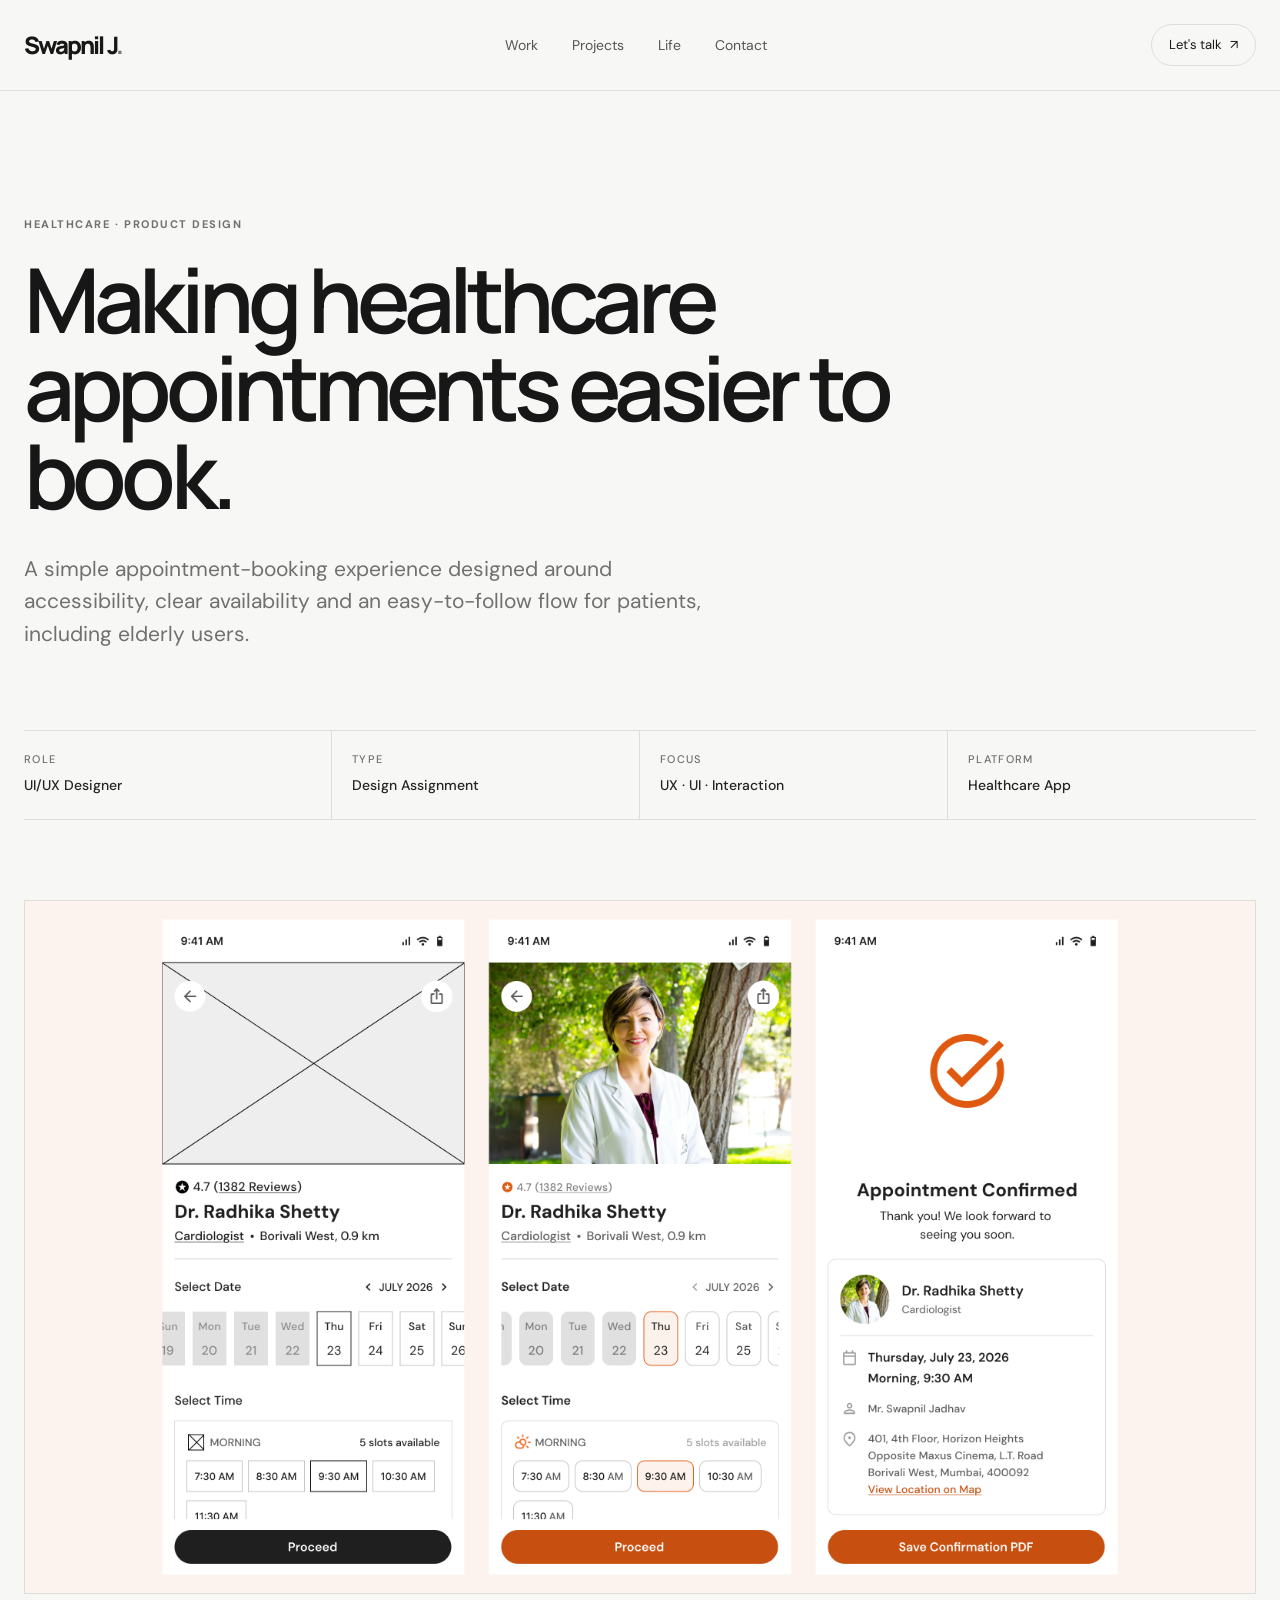
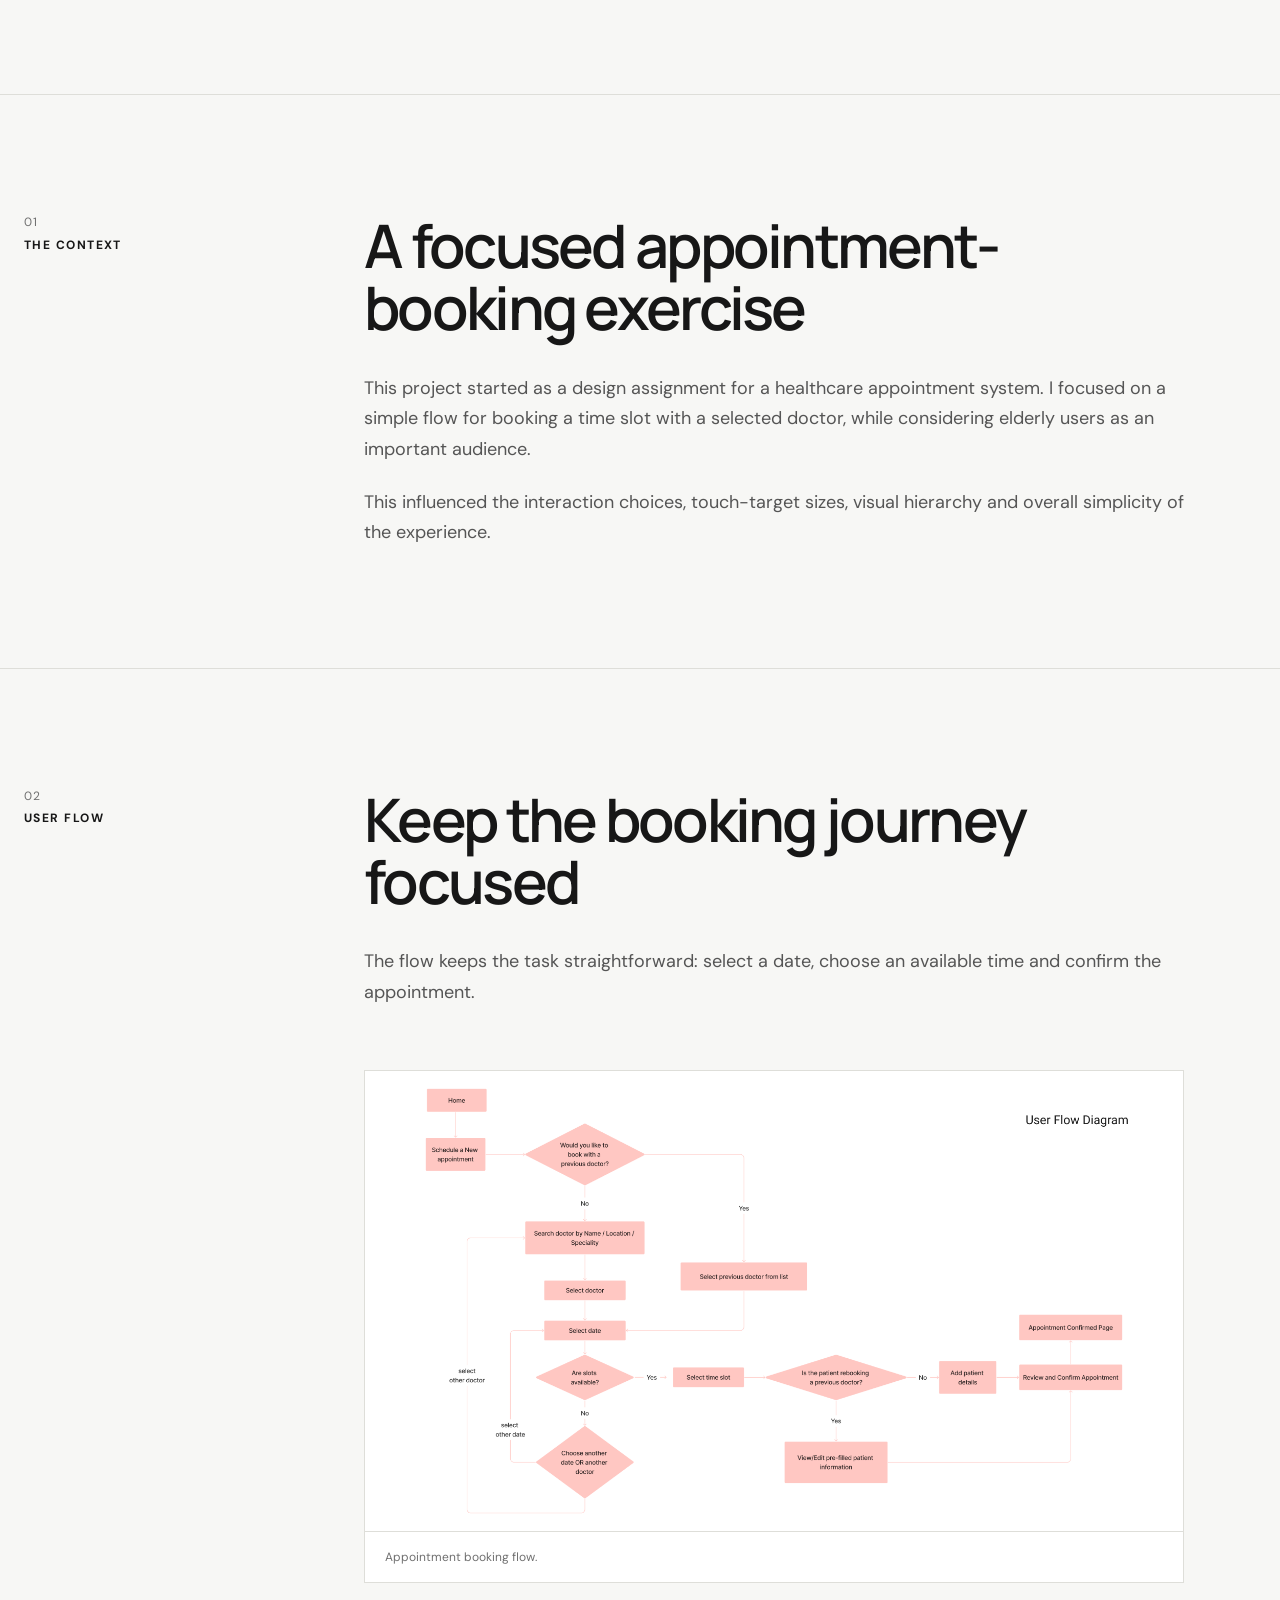
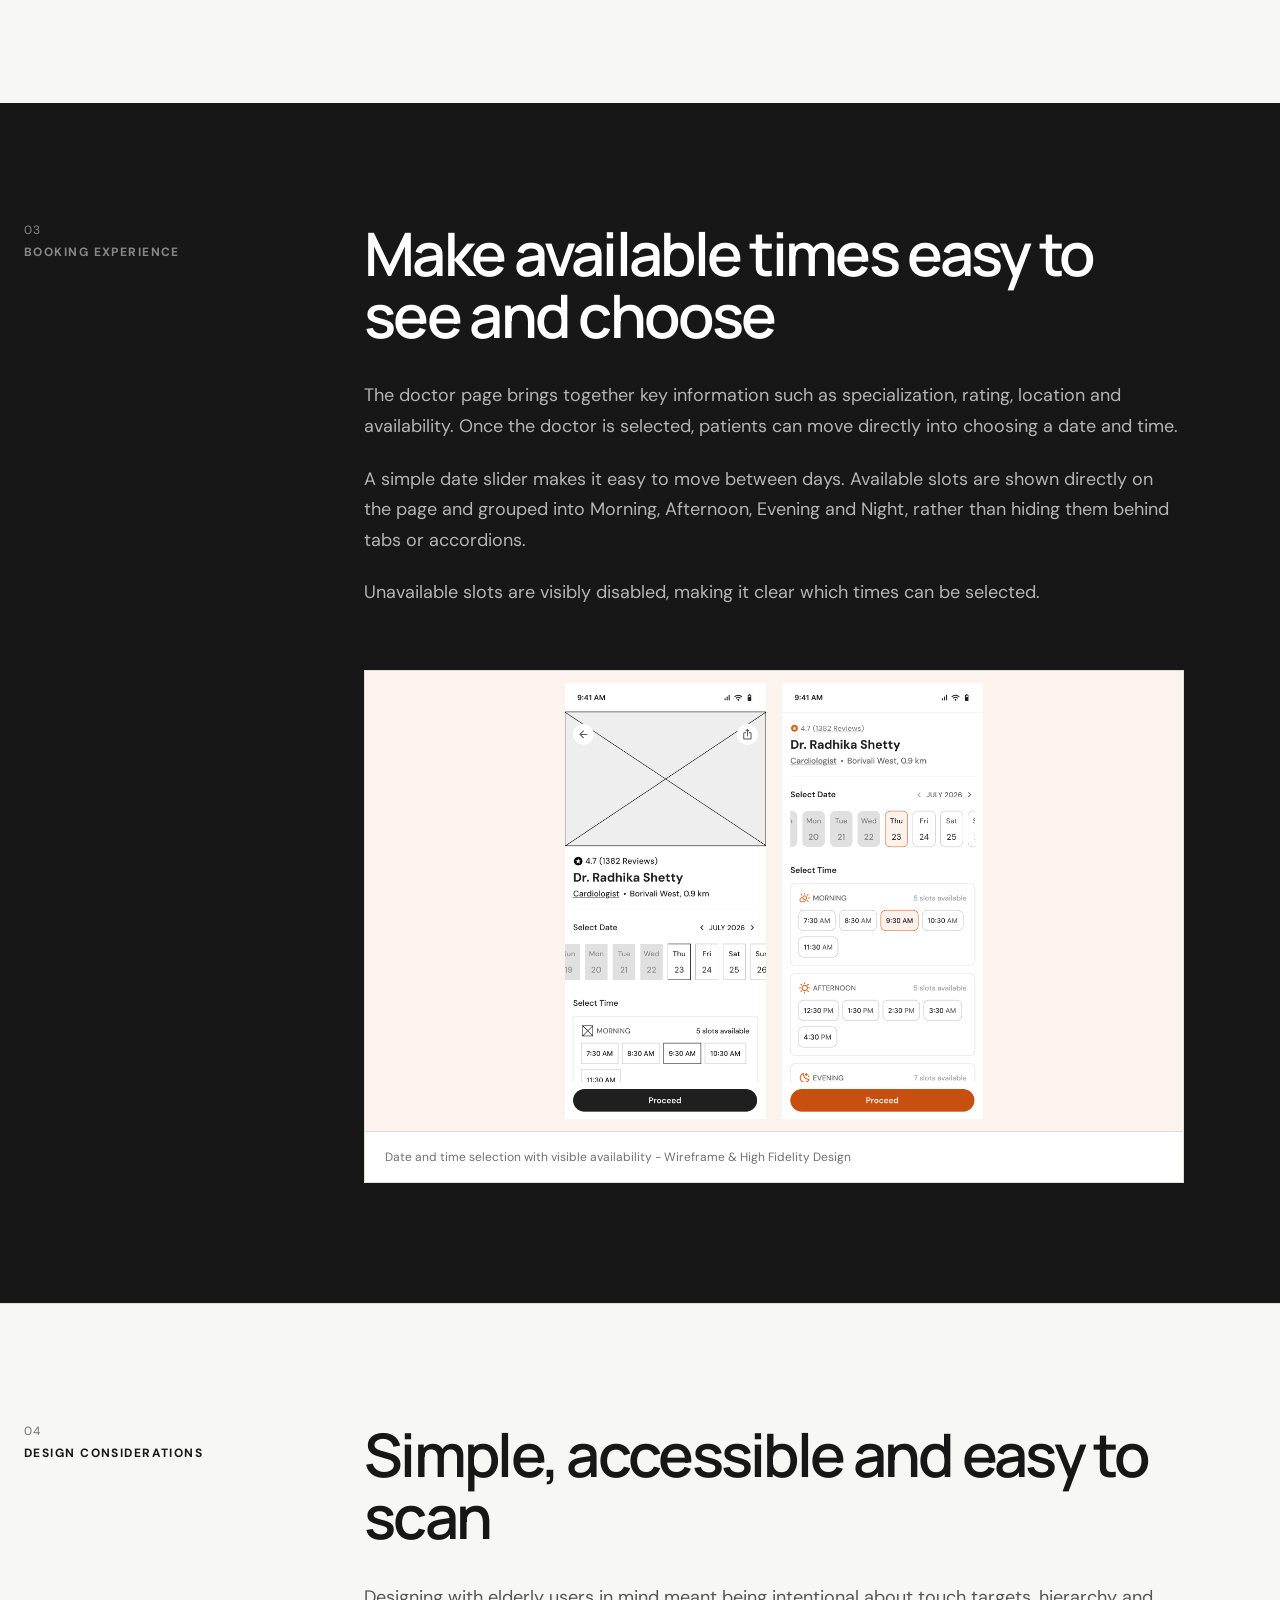
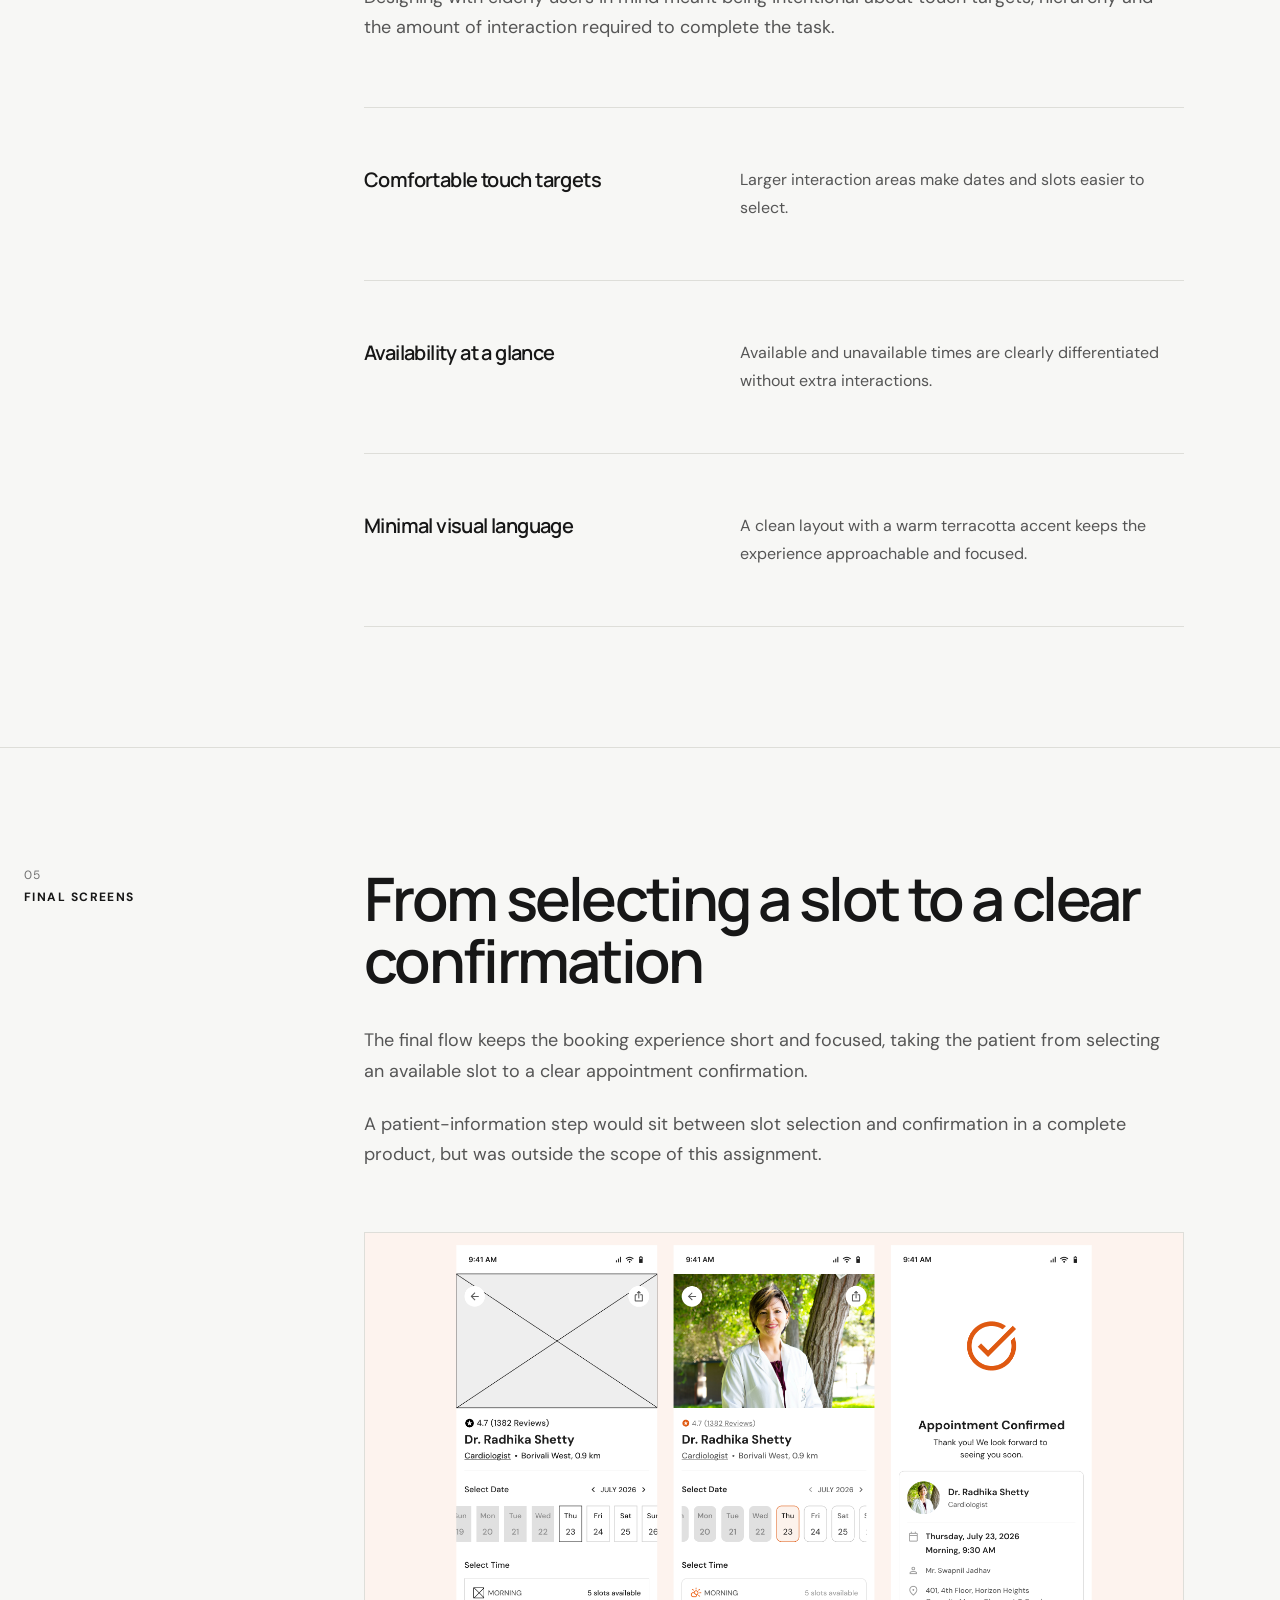
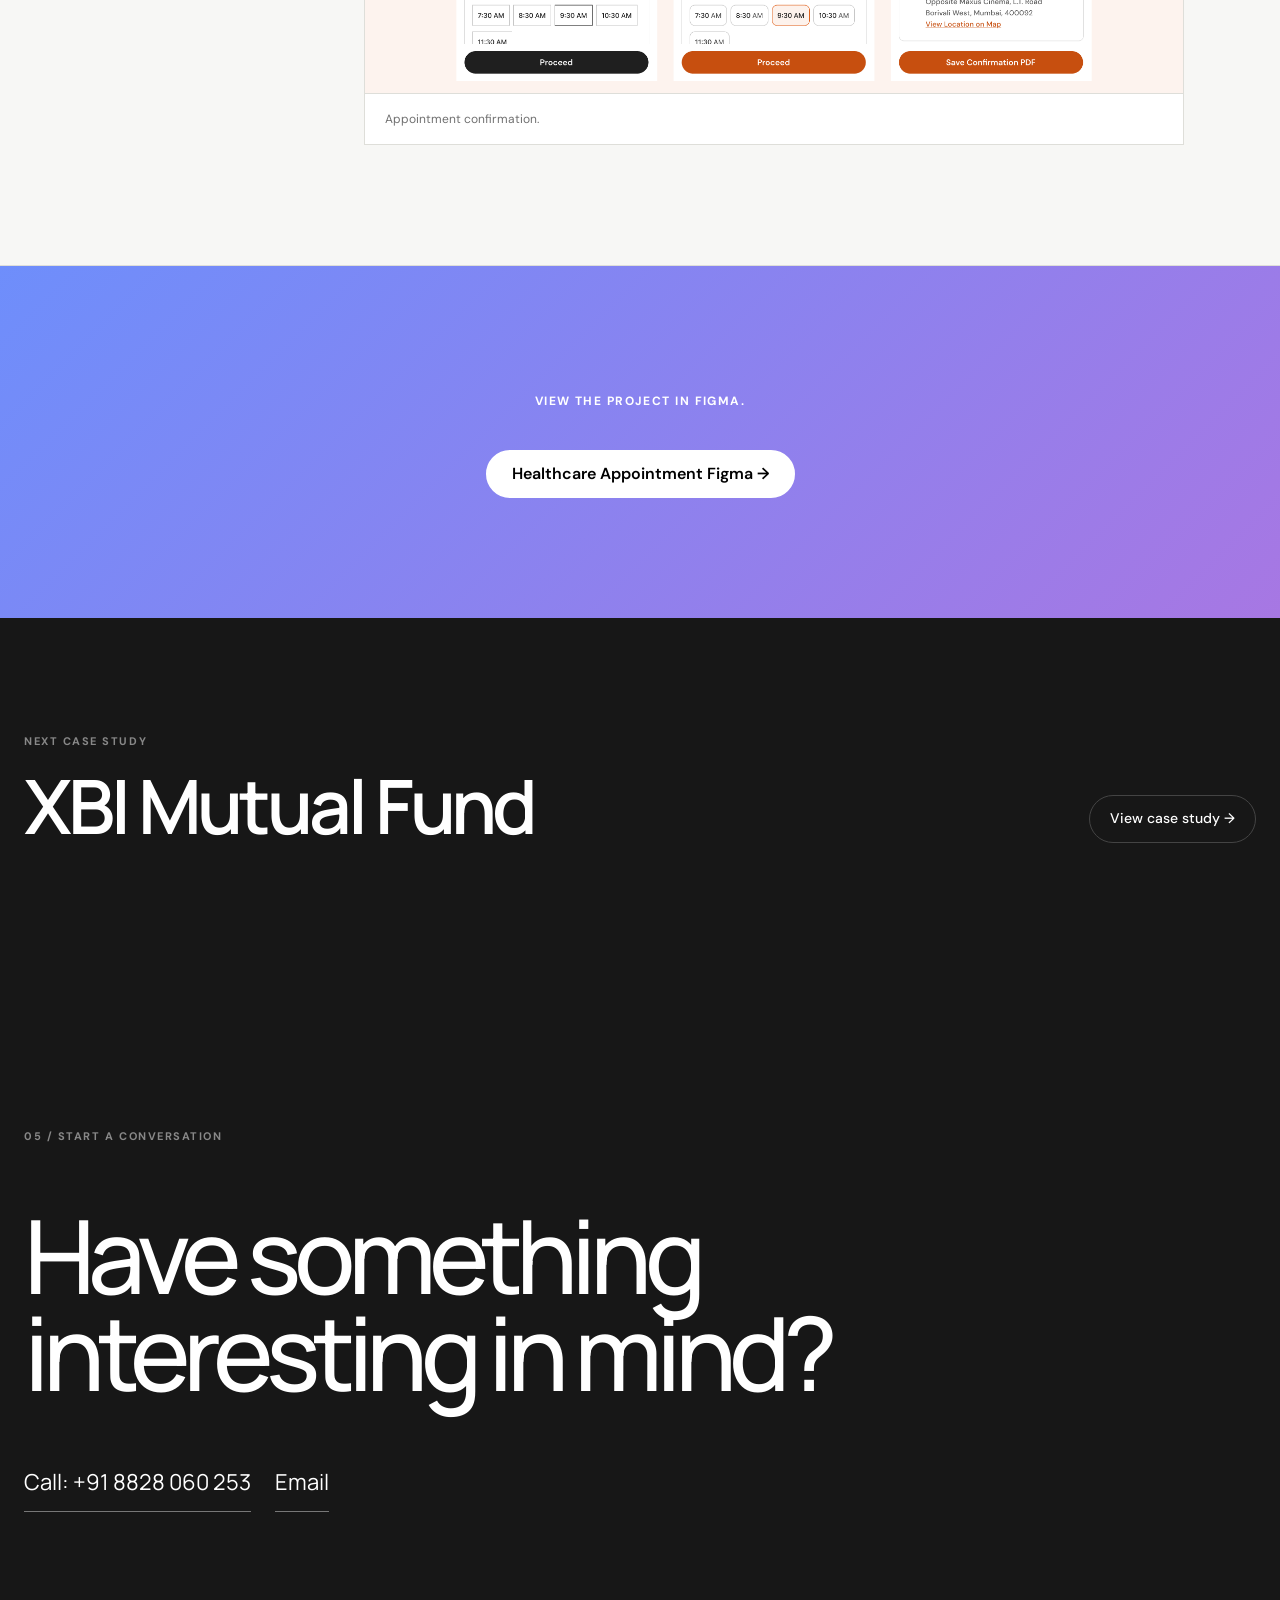
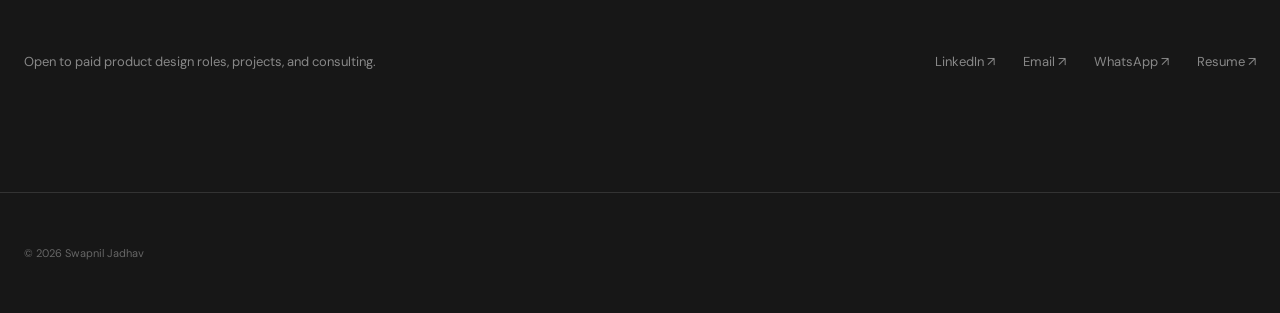
<file: healtcare-appointment.html>
<!DOCTYPE html>
<html lang="en">

<head>

    <meta charset="UTF-8">
    <meta name="viewport" content="width=device-width, initial-scale=1.0">

    <title>Healthcare Appointment System — UX Case Study | Swapnil Jadhav</title>

    <meta name="description"
        content="UX case study by Swapnil Jadhav — designing a simple and accessible healthcare appointment booking experience.">

    <link rel="preconnect" href="https://fonts.googleapis.com">
    <link rel="preconnect" href="https://fonts.gstatic.com" crossorigin>

    <link
        href="https://fonts.googleapis.com/css2?family=DM+Sans:wght@400;500;600;700&family=Manrope:wght@400;500;600;700&display=swap"
        rel="stylesheet">

    <link rel="stylesheet" href="css/style.css">
    <link rel="stylesheet" href="css/case-study.css">

</head>


<body>


    <!-- =====================================================
       SHARED HEADER
       Injected by js/components.js
  ====================================================== -->

    <div id="site-header"></div>


    <main>


        <!-- =====================================================
         HERO
    ====================================================== -->

        <header class="hero">

            <div class="container">

                <span class="eyebrow">
                    Healthcare · Product Design
                </span>

                <h1>
                    Making healthcare
                    appointments easier to book.
                </h1>

                <p class="hero-intro">
                    A simple appointment-booking experience designed around
                    accessibility, clear availability and an easy-to-follow
                    flow for patients, including elderly users.
                </p>


                <div class="hero-meta">

                    <div class="meta-item">
                        <span class="meta-label">Role</span>
                        <span class="meta-value">
                            UI/UX Designer
                        </span>
                    </div>

                    <div class="meta-item">
                        <span class="meta-label">Type</span>
                        <span class="meta-value">
                            Design Assignment
                        </span>
                    </div>

                    <div class="meta-item">
                        <span class="meta-label">Focus</span>
                        <span class="meta-value">
                            UX · UI · Interaction
                        </span>
                    </div>

                    <div class="meta-item">
                        <span class="meta-label">Platform</span>
                        <span class="meta-value">
                            Healthcare App
                        </span>
                    </div>

                </div>


                <div class="hero-image reveal">

                    <img src="images/healthcare/healthcare-hero.png" alt="Healthcare appointment booking interface">

                </div>

            </div>

        </header>


        <!-- =====================================================
         01 — CONTEXT
    ====================================================== -->

        <section class="section-border">

            <div class="container section-grid">

                <div>

                    <div class="section-number">
                        01
                    </div>

                    <div class="section-label">
                        The context
                    </div>

                </div>


                <div class="content reveal">

                    <h2>
                        A focused appointment-booking exercise
                    </h2>

                    <p>
                        This project started as a design assignment for a
                        healthcare appointment system. I focused on a simple
                        flow for booking a time slot with a selected doctor,
                        while considering elderly users as an important audience.
                    </p>

                    <p>
                        This influenced the interaction choices, touch-target
                        sizes, visual hierarchy and overall simplicity of the
                        experience.
                    </p>

                </div>

            </div>

        </section>


        <!-- =====================================================
         02 — USER FLOW
    ====================================================== -->

        <section class="section-border">

            <div class="container section-grid">

                <div>

                    <div class="section-number">
                        02
                    </div>

                    <div class="section-label">
                        User flow
                    </div>

                </div>


                <div class="content reveal">

                    <h2>
                        Keep the booking journey focused
                    </h2>

                    <p>
                        The flow keeps the task straightforward:
                        select a date, choose an available time and confirm
                        the appointment.
                    </p>

                    <div class="showcase">

                        <img src="images/healthcare/healthcare-userflow.png"
                            alt="Healthcare appointment booking user flow">

                        <div class="caption">
                            Appointment booking flow.
                        </div>

                    </div>

                </div>

            </div>

        </section>


        <!-- =====================================================
         03 — BOOKING EXPERIENCE
    ====================================================== -->

        <section class="dark-section">

            <div class="container section-grid">

                <div>

                    <div class="section-number">
                        03
                    </div>

                    <div class="section-label">
                        Booking experience
                    </div>

                </div>


                <div class="content reveal">

                    <h2>
                        Make available times
                        easy to see and choose
                    </h2>

                    <p>
                        The doctor page brings together key information such
                        as specialization, rating, location and availability.
                        Once the doctor is selected, patients can move directly
                        into choosing a date and time.
                    </p>

                    <p>
                        A simple date slider makes it easy to move between days.
                        Available slots are shown directly on the page and
                        grouped into Morning, Afternoon, Evening and Night,
                        rather than hiding them behind tabs or accordions.
                    </p>

                    <p>
                        Unavailable slots are visibly disabled, making it clear
                        which times can be selected.
                    </p>


                    <div class="showcase">

                        <img src="images/healthcare/date-time.png" alt="Healthcare appointment booking interface">

                        <div class="caption">
                            Date and time selection with visible availability - Wireframe & High Fidelity Design
                        </div>

                    </div>

                </div>

            </div>

        </section>


        <!-- =====================================================
         04 — DESIGN CONSIDERATIONS
    ====================================================== -->

        <section class="section-border">

            <div class="container section-grid">

                <div>

                    <div class="section-number">
                        04
                    </div>

                    <div class="section-label">
                        Design considerations
                    </div>

                </div>


                <div class="content reveal">

                    <h2>
                        Simple, accessible and easy to scan
                    </h2>

                    <p>
                        Designing with elderly users in mind meant being
                        intentional about touch targets, hierarchy and the
                        amount of interaction required to complete the task.
                    </p>


                    <div class="decision-list">


                        <div class="decision">

                            <div>
                                <h3>
                                    Comfortable touch targets
                                </h3>
                            </div>

                            <div>
                                <p>
                                    Larger interaction areas make dates and slots
                                    easier to select.
                                </p>
                            </div>

                        </div>


                        <div class="decision">

                            <div>
                                <h3>
                                    Availability at a glance
                                </h3>
                            </div>

                            <div>
                                <p>
                                    Available and unavailable times are clearly
                                    differentiated without extra interactions.
                                </p>
                            </div>

                        </div>


                        <div class="decision">

                            <div>
                                <h3>
                                    Minimal visual language
                                </h3>
                            </div>

                            <div>
                                <p>
                                    A clean layout with a warm terracotta accent
                                    keeps the experience approachable and focused.
                                </p>
                            </div>

                        </div>


                    </div>


                    <!-- <div class="showcase">

                        <img src="assets/healthcare/doctor-details.png" alt="Healthcare doctor details interface">

                        <div class="caption">
                            Doctor details, availability and appointment information.
                        </div>

                    </div> -->

                </div>

            </div>

        </section>


        <!-- =====================================================
         05 — FINAL SCREENS
    ====================================================== -->

        <section class="section-border">

            <div class="container section-grid">

                <div>

                    <div class="section-number">
                        05
                    </div>

                    <div class="section-label">
                        Final screens
                    </div>

                </div>


                <div class="content reveal">

                    <h2>
                        From selecting a slot
                        to a clear confirmation
                    </h2>

                    <p>
                        The final flow keeps the booking experience short and
                        focused, taking the patient from selecting an available
                        slot to a clear appointment confirmation.
                    </p>

                    <p>
                        A patient-information step would sit between slot
                        selection and confirmation in a complete product,
                        but was outside the scope of this assignment.
                    </p>

                    <div class="showcase">

                        <img src="images/healthcare/healthcare-hero.png"
                            alt="Healthcare appointment confirmation screen">

                        <div class="caption">
                            Appointment confirmation.
                        </div>

                    </div>




                </div>

            </div>

        </section>

        <section class="section-border gradient-bg">

            <div class="container section-grid figma-link-wrapper">

                <div>



                    <div class="section-label">
                        View the project in Figma.
                    </div>

                </div>


                <div class="content reveal">


                    <a href="https://www.figma.com/proto/V0eokOYrZ3k8e4weTXO5hx/Healthcare-App?node-id=57-423&t=nD6jIEzgd9yunyb7-1&scaling=scale-down&content-scaling=fixed&page-id=0%3A1&starting-point-node-id=57%3A423"
                        target="_blank" class="nav-cta cta-btn" style="display:inline-flex">
                        Healthcare Appointment Figma →
                    </a>

                </div>

            </div>

        </section>


        <!-- =====================================================
         NEXT PROJECT
    ====================================================== -->

        <section class="next-project">

            <div class="container next-project-inner">

                <div>

                    <span class="eyebrow">
                        Next case study
                    </span>

                    <h2>
                        XBI Mutual Fund
                    </h2>

                </div>


                <a href="xbi-mutual-fund.html" class="next-link">
                    View case study →
                </a>

            </div>

        </section>


    </main>


    <!-- =====================================================
       SHARED CONTACT
       Injected by js/components.js
  ====================================================== -->

    <div id="site-contact"></div>


    <!-- =====================================================
       SHARED FOOTER
       Injected by js/components.js
  ====================================================== -->

    <div id="site-footer"></div>


    <!-- =====================================================
       SHARED COMPONENTS
  ====================================================== -->

    <script src="js/components.js"></script>


    <!-- =====================================================
       PAGE JAVASCRIPT
  ====================================================== -->

    <script>

        const revealElements =
            document.querySelectorAll(".reveal");

        const observer =
            new IntersectionObserver(
                (entries) => {

                    entries.forEach((entry) => {

                        if (entry.isIntersecting) {

                            entry.target.classList.add("visible");

                            observer.unobserve(entry.target);

                        }

                    });

                },
                {
                    threshold: 0.12
                }
            );


        revealElements.forEach((element) => {
            observer.observe(element);
        });

    </script>


</body>

</html>
</file>
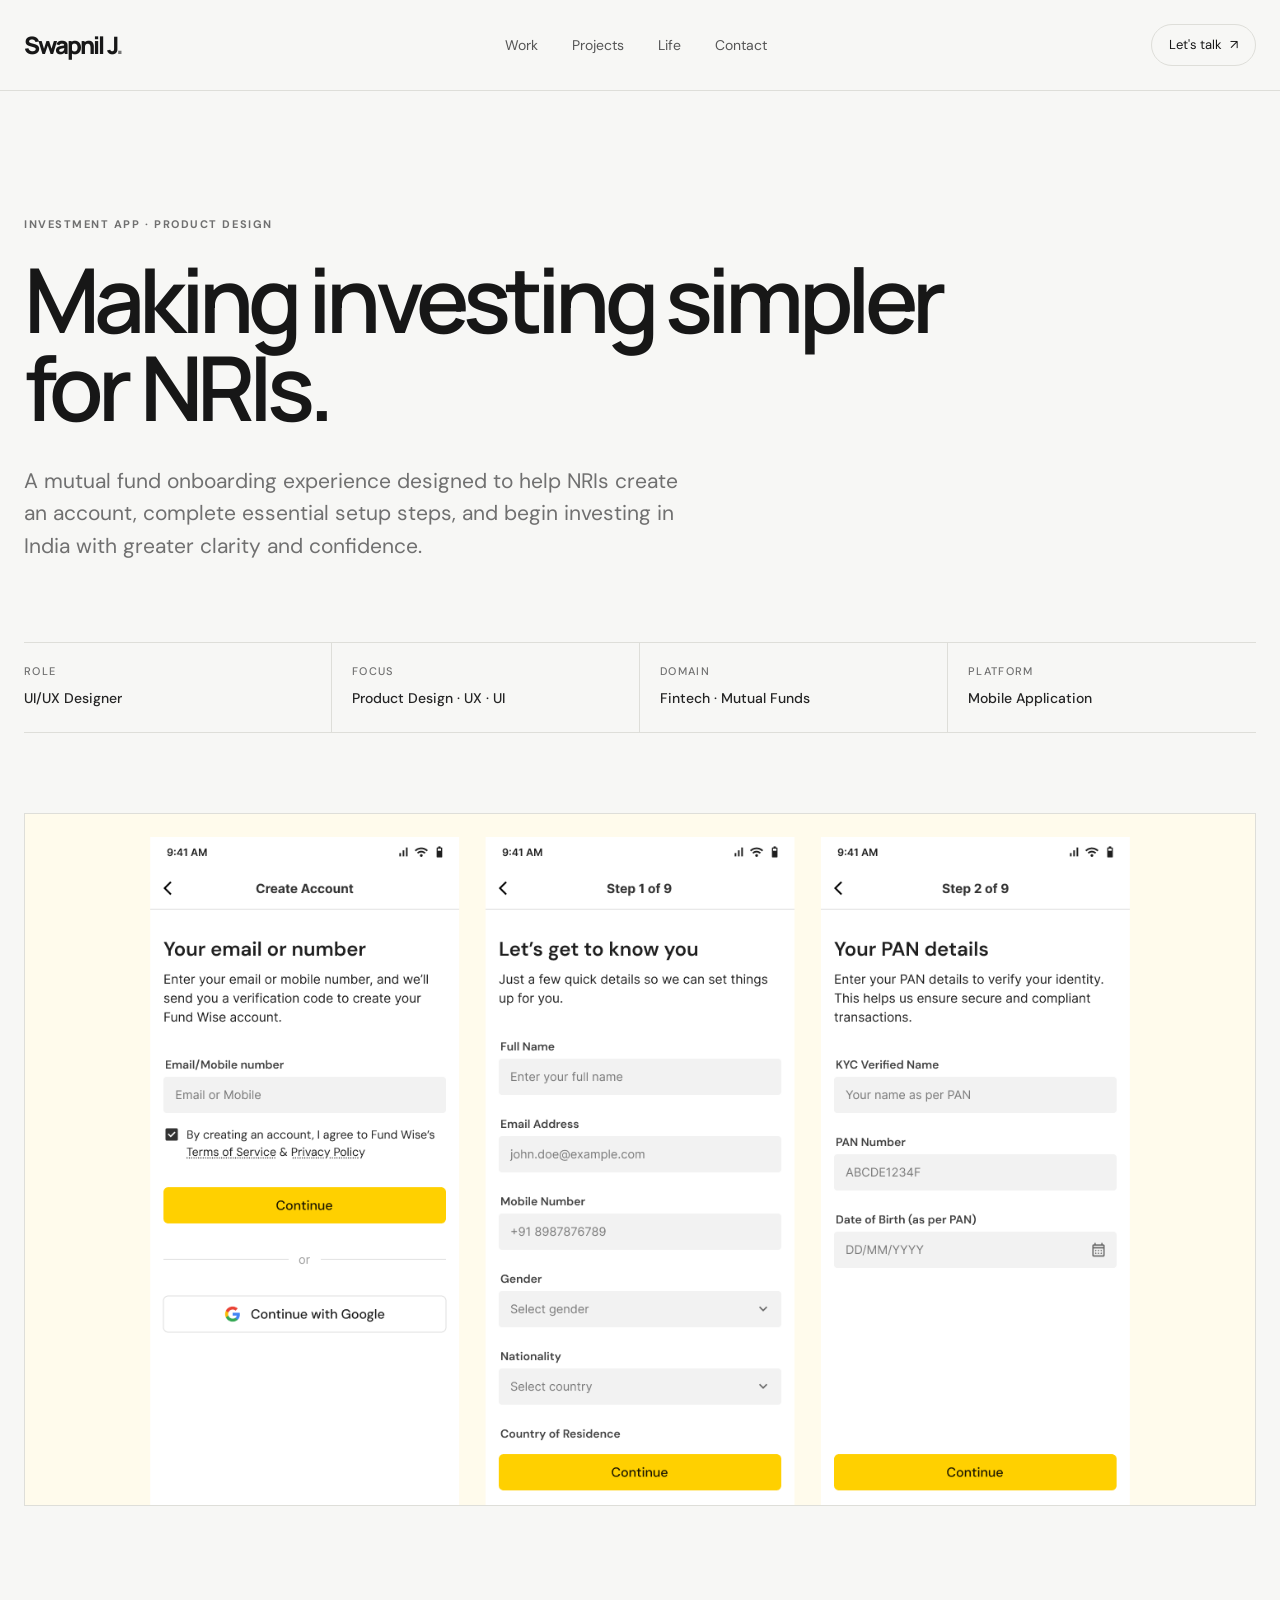
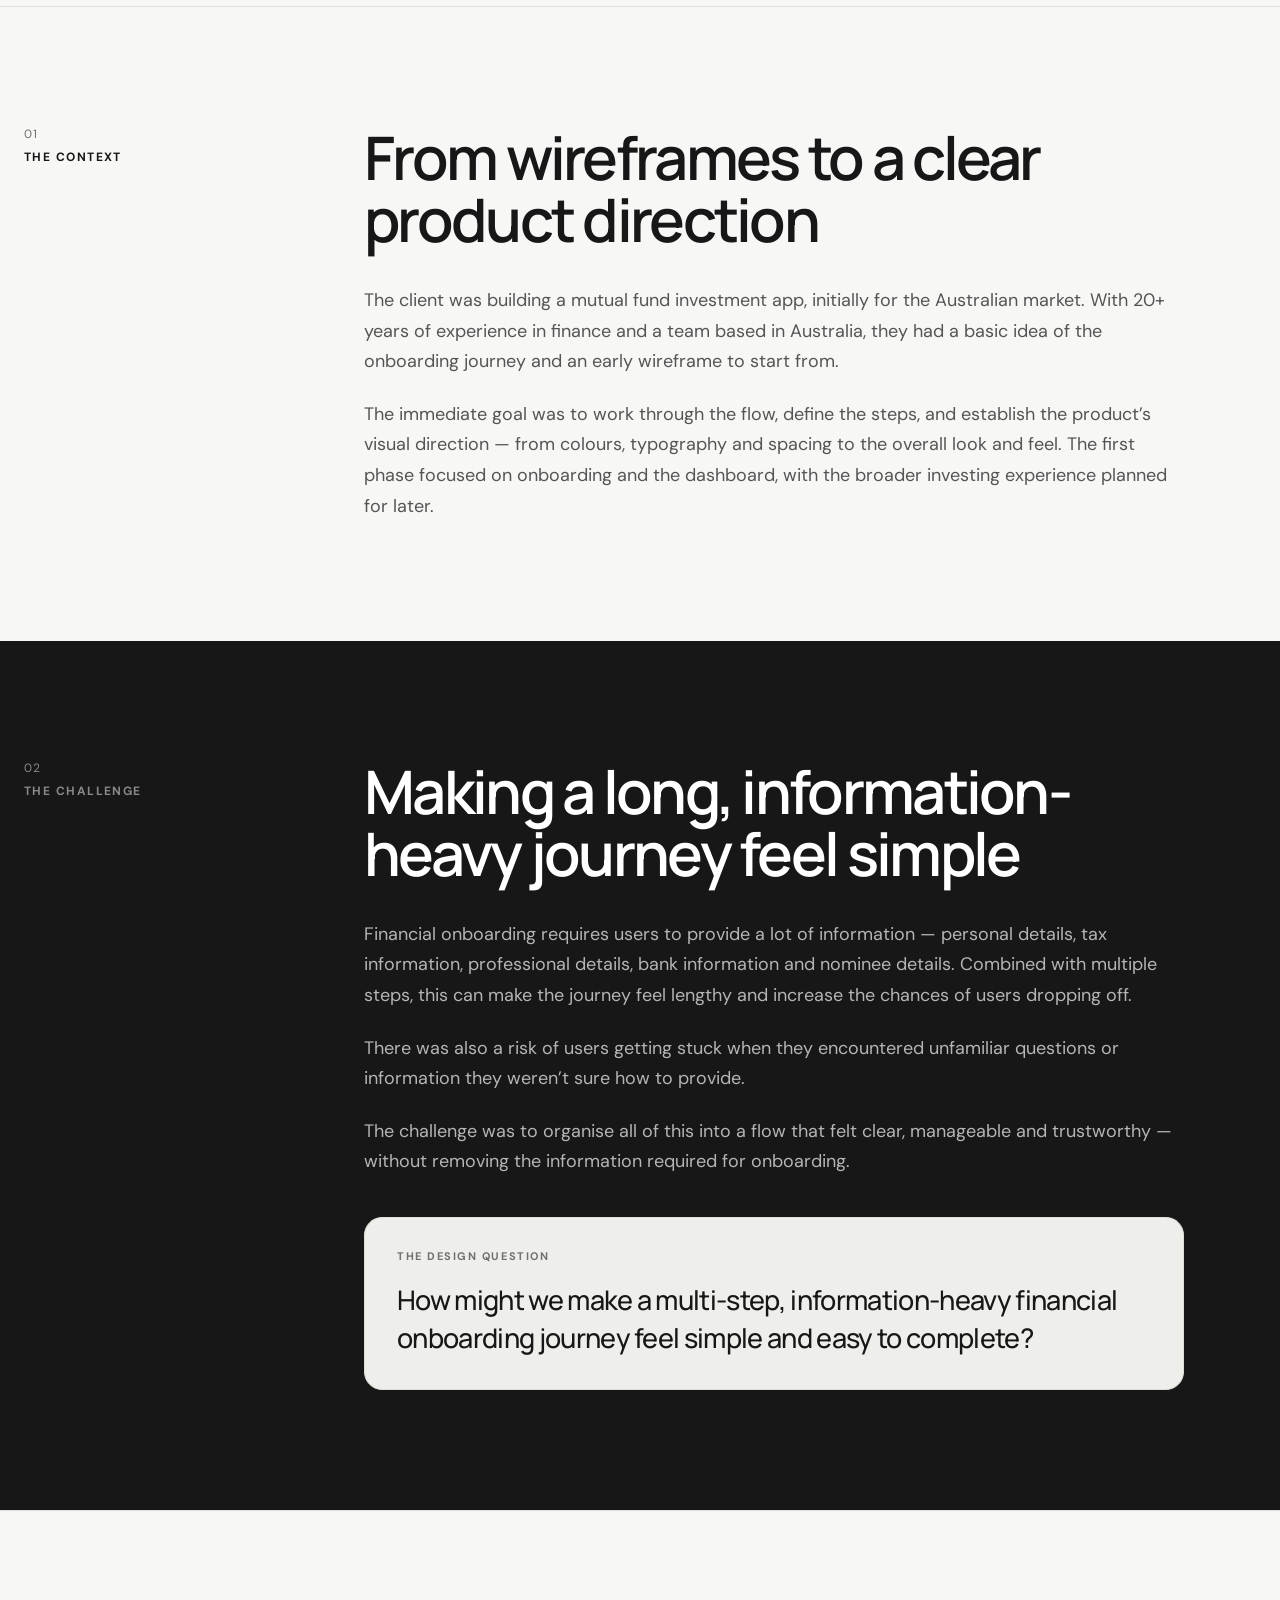
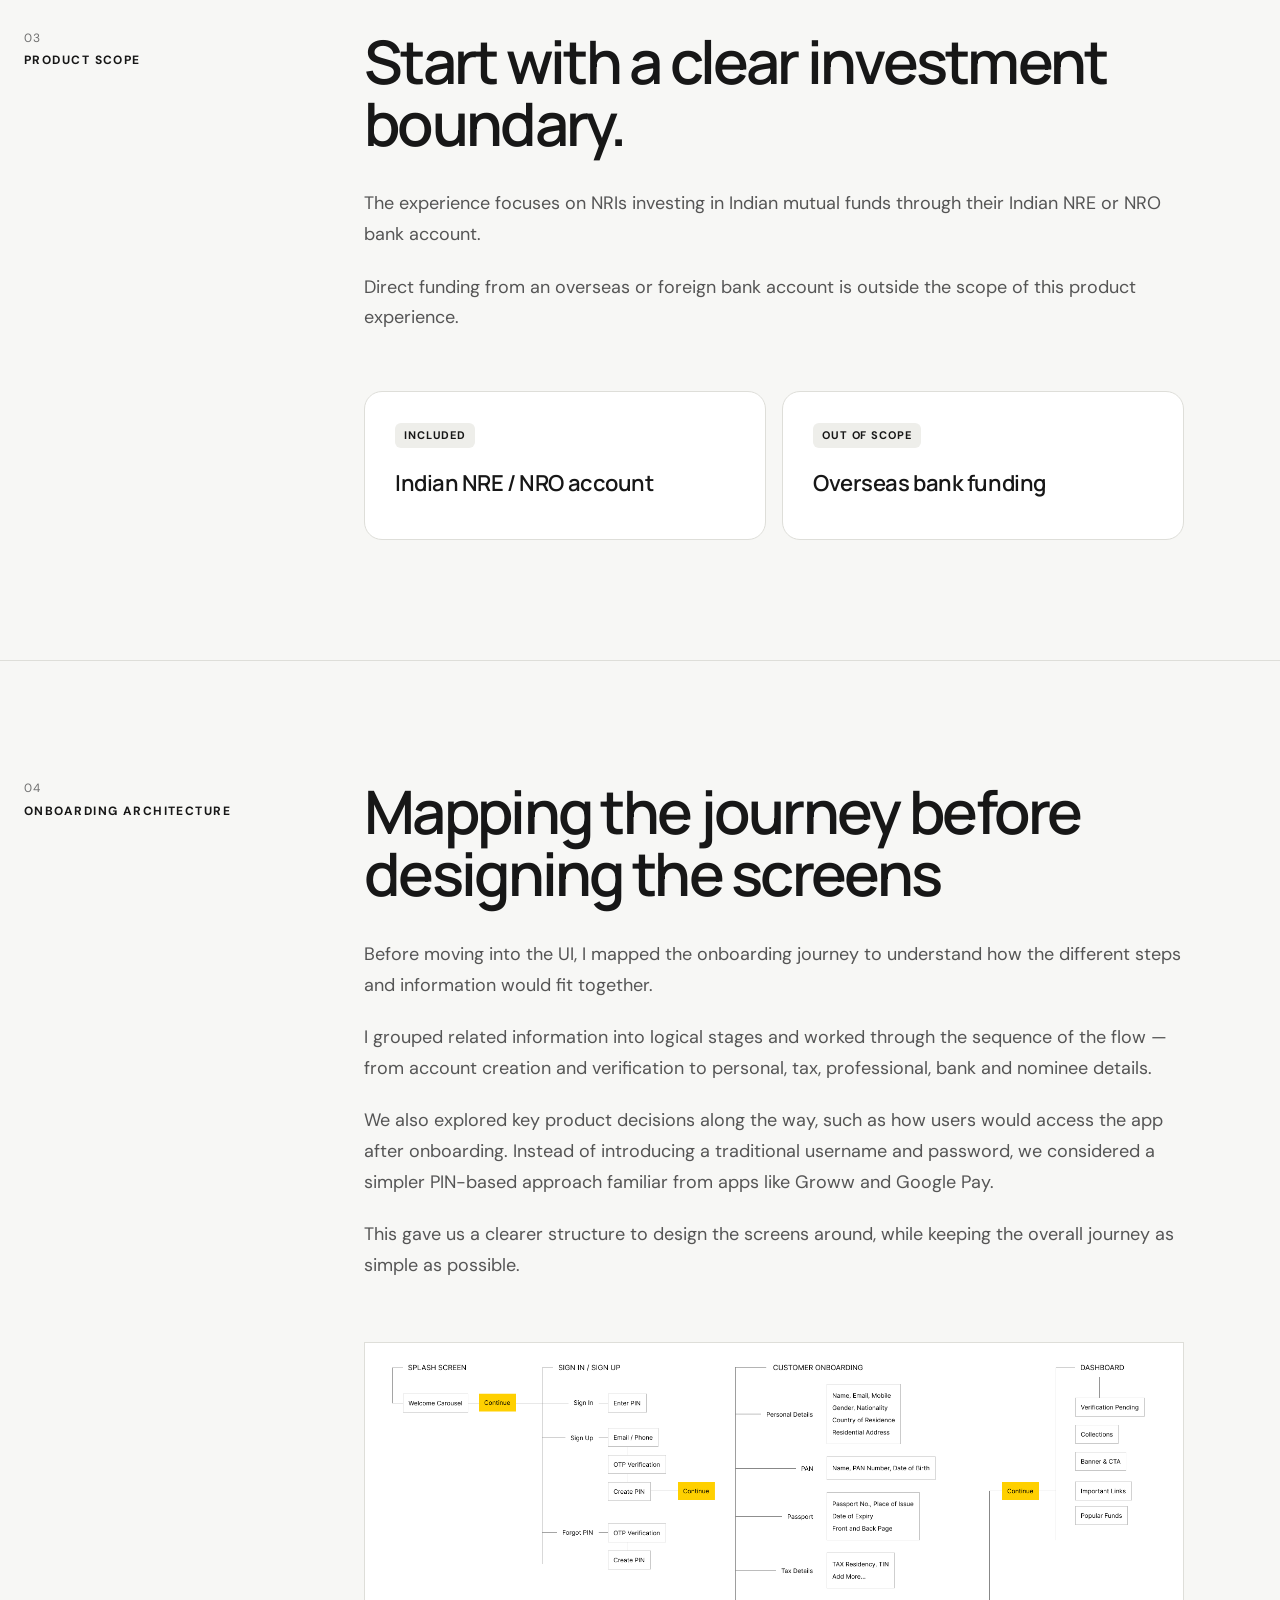
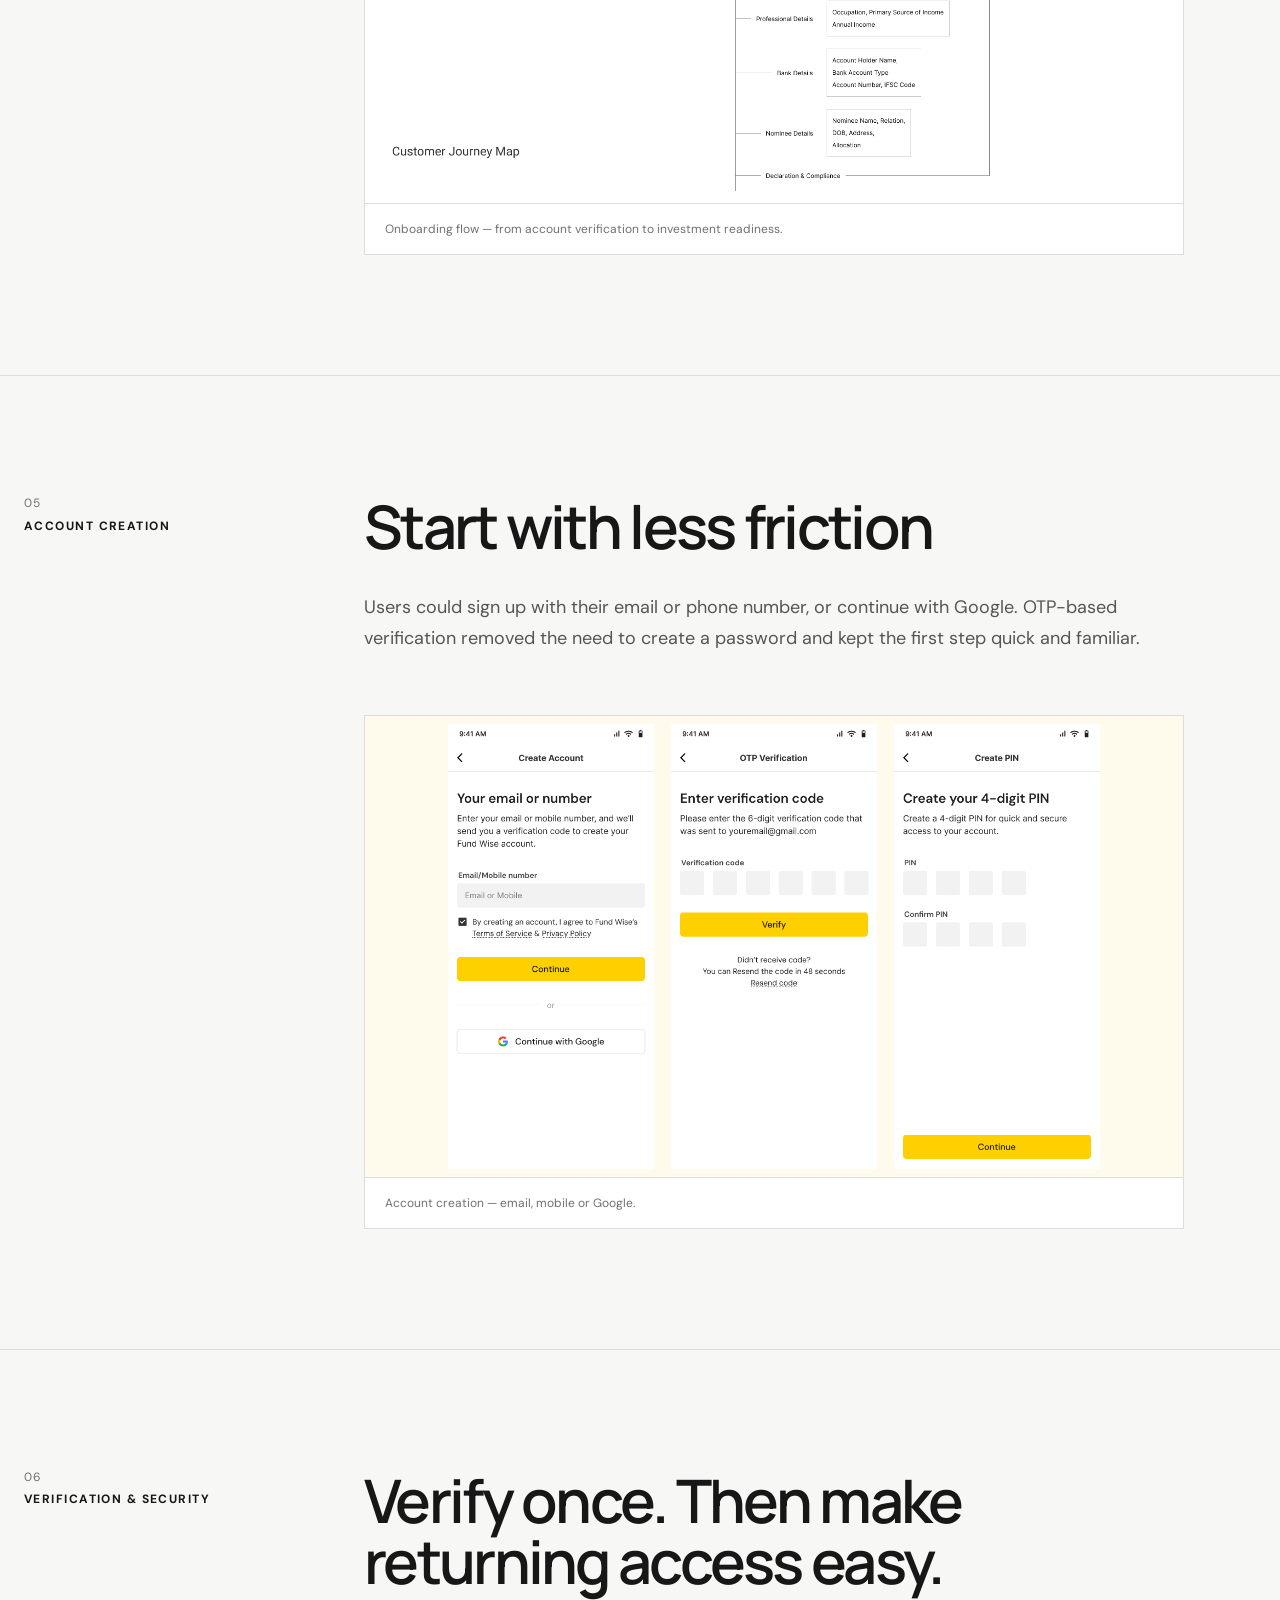
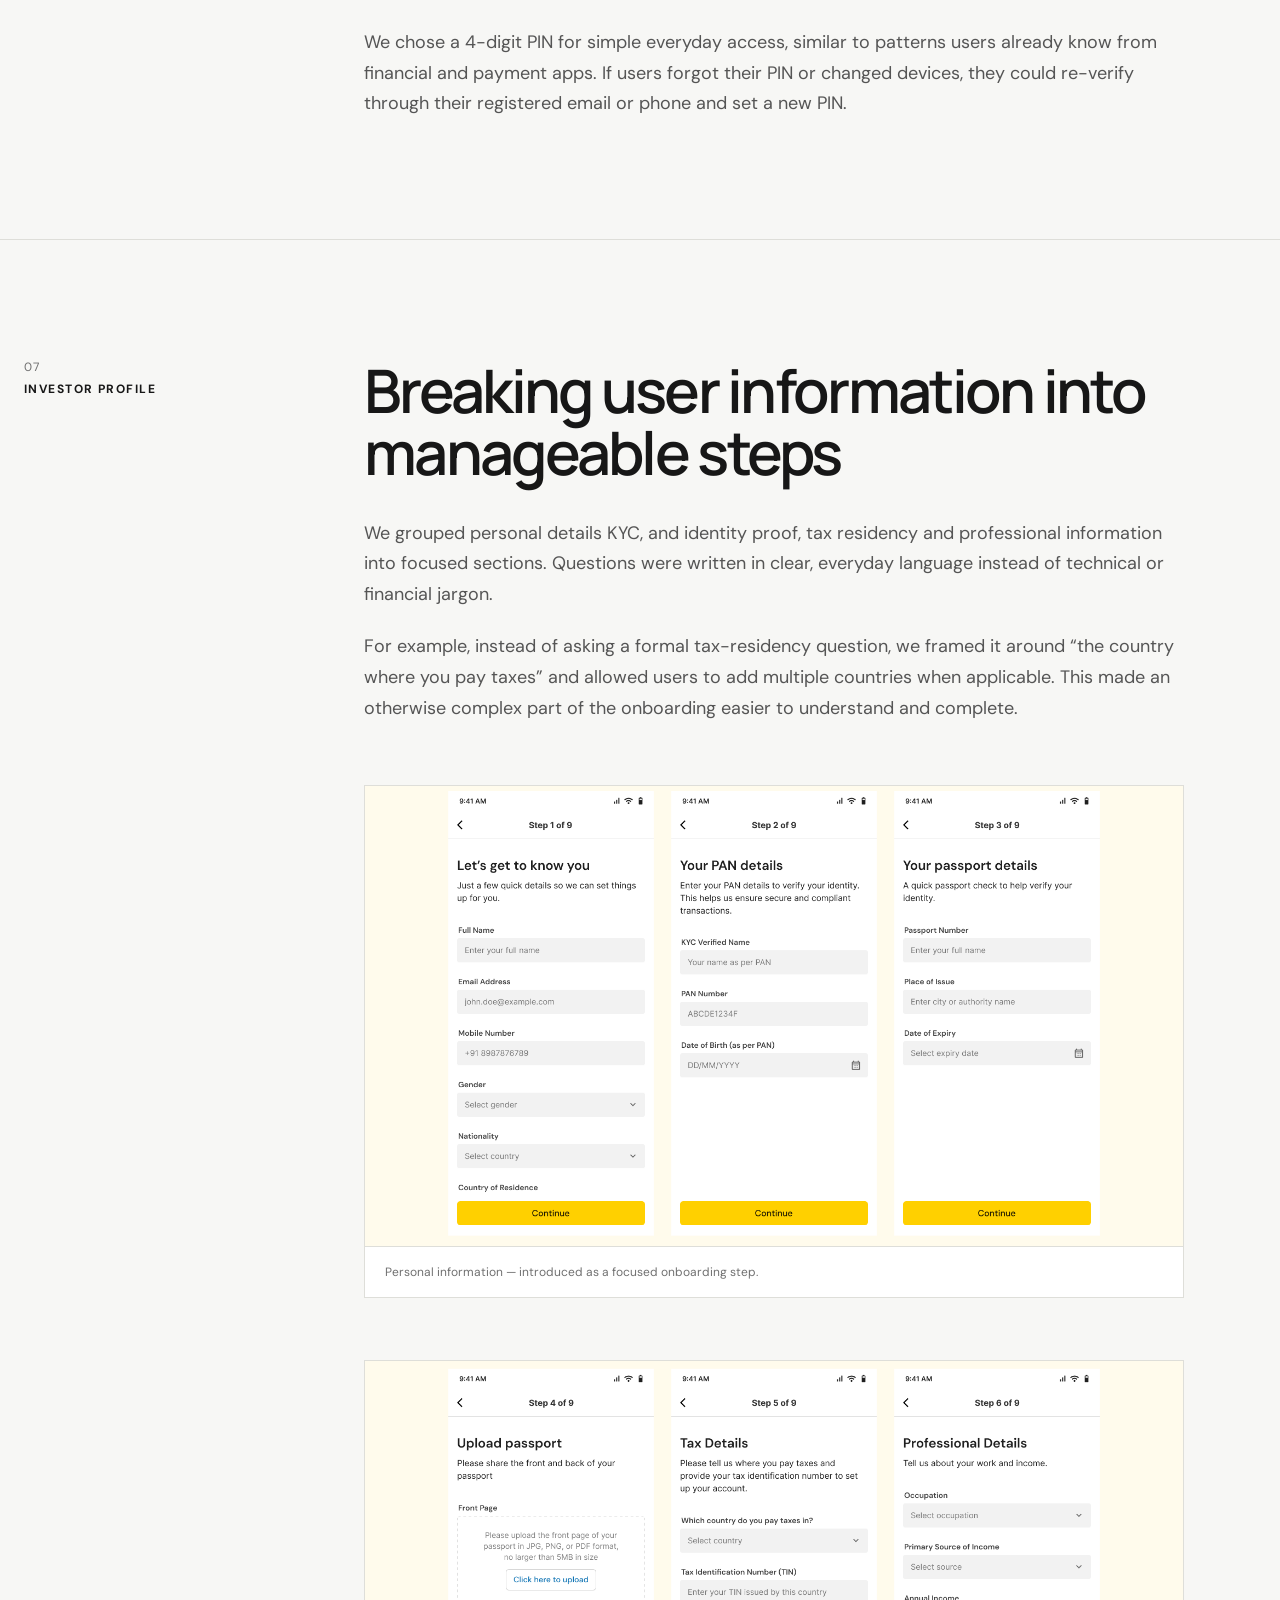
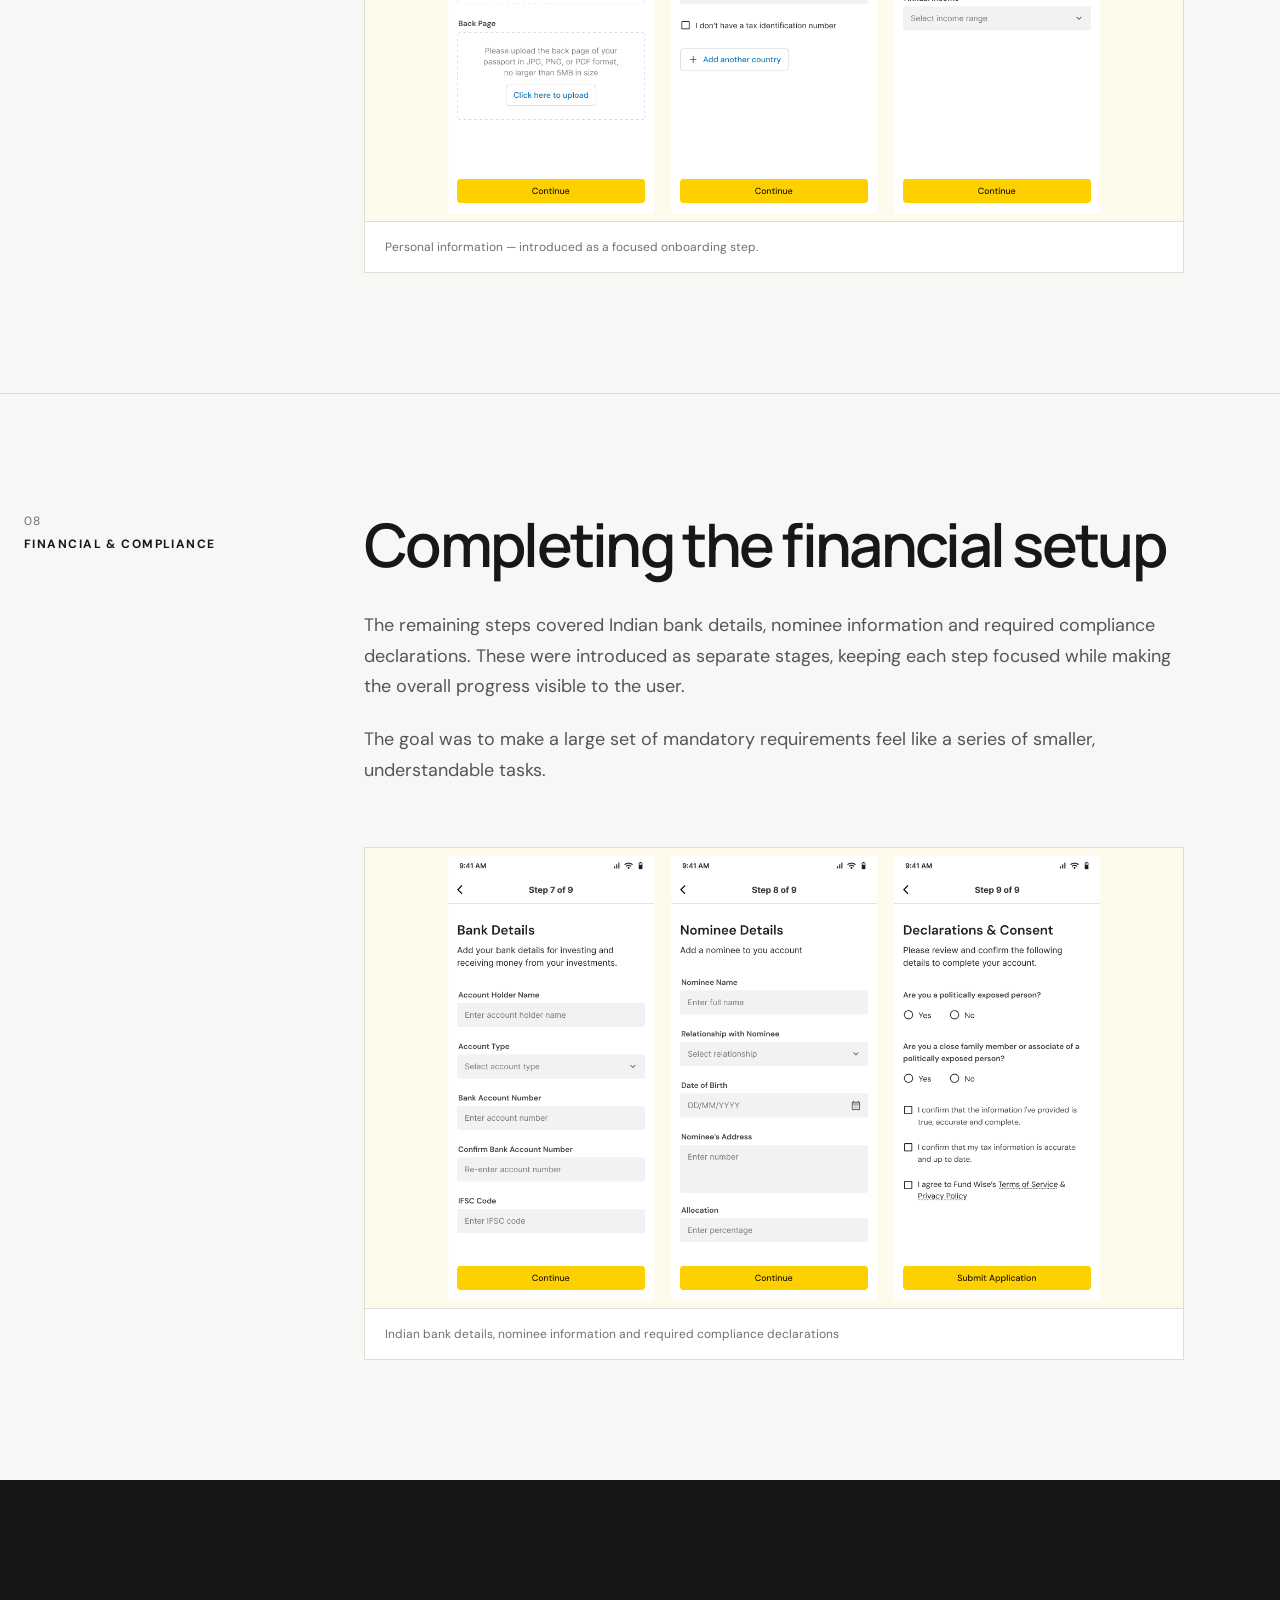
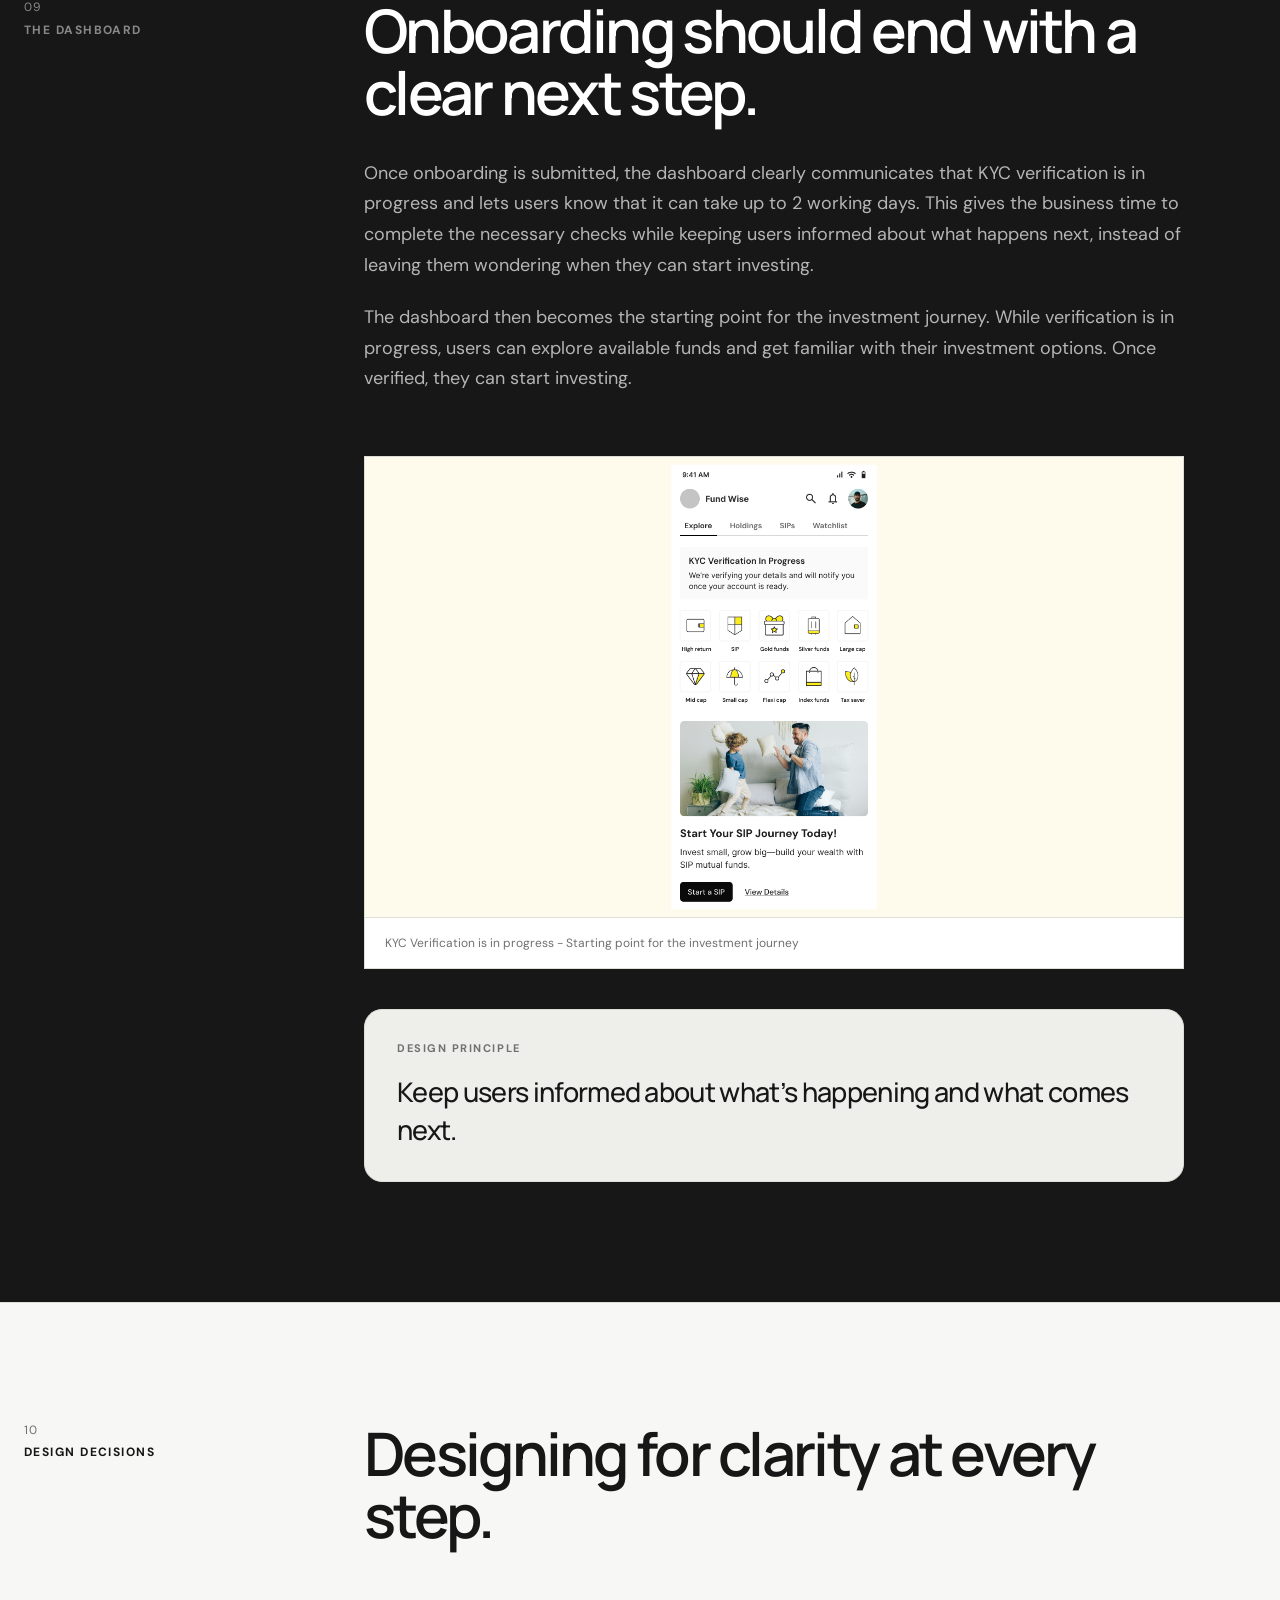
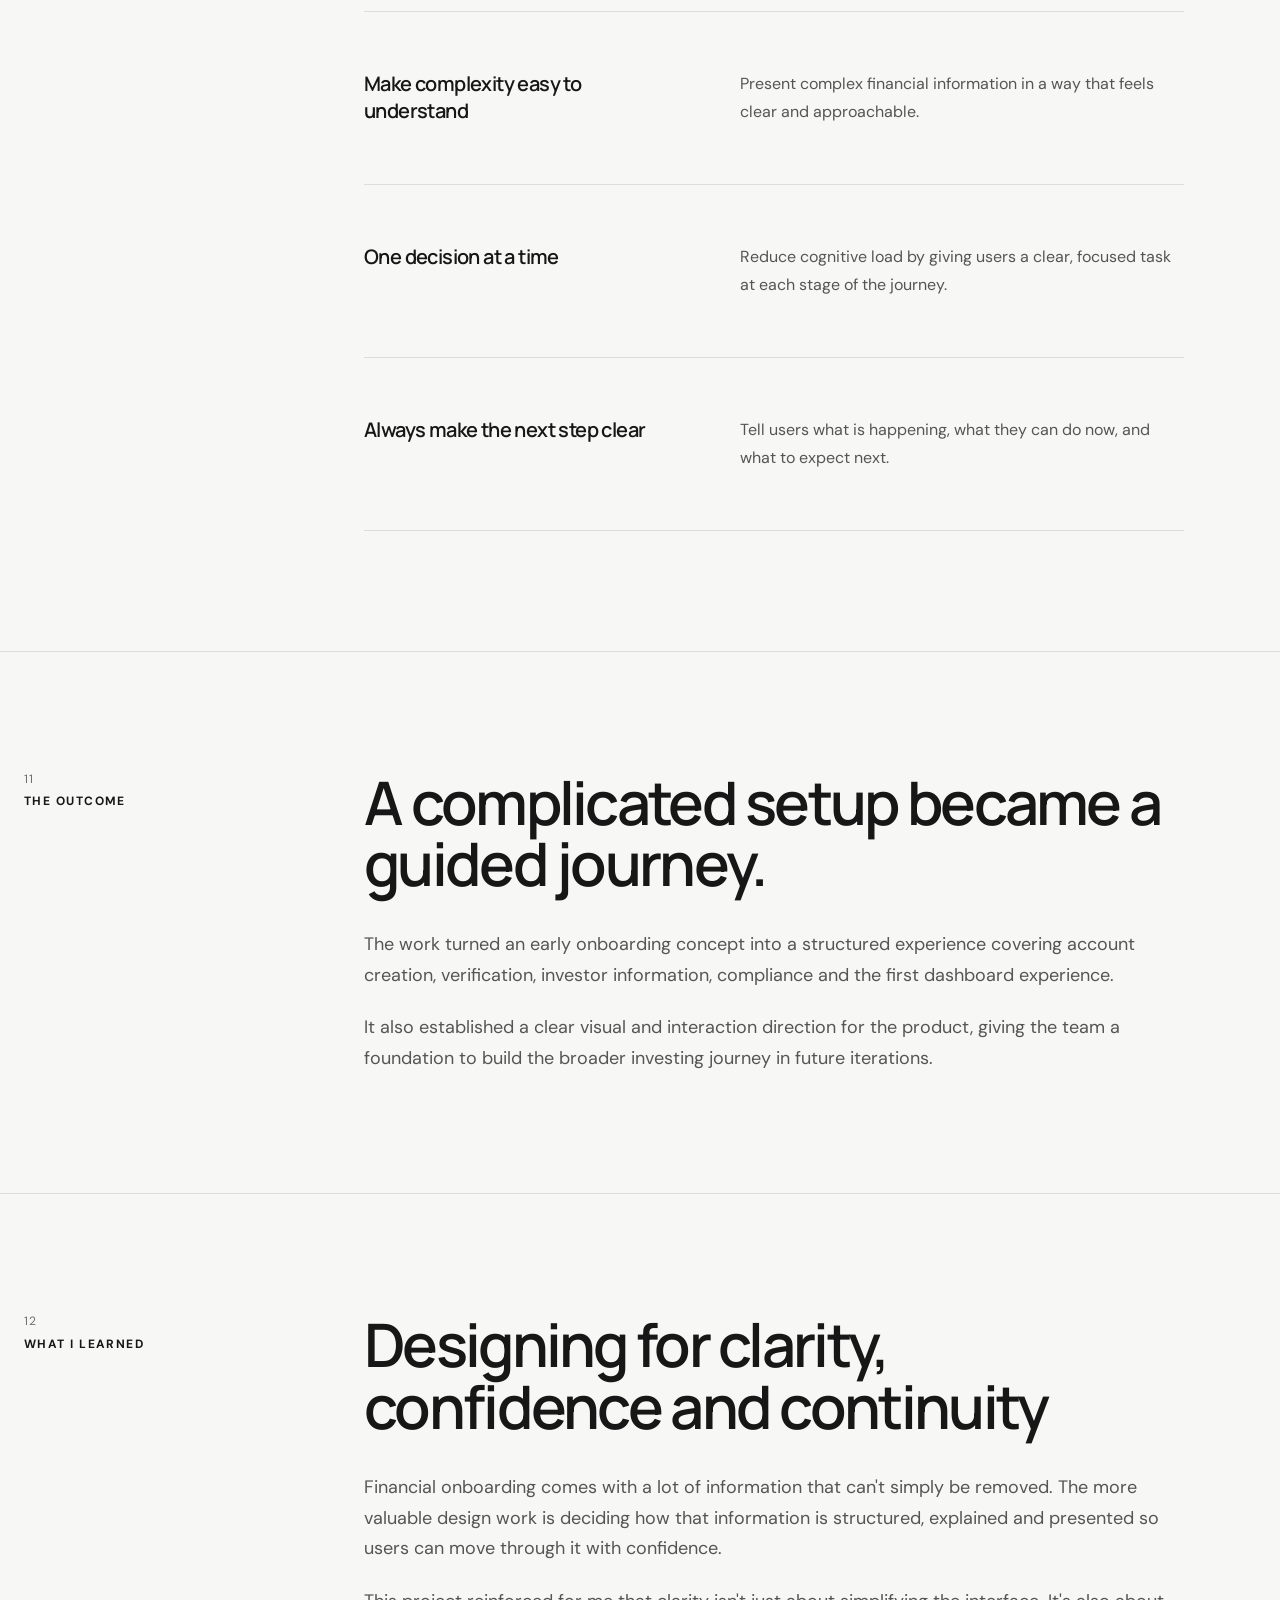
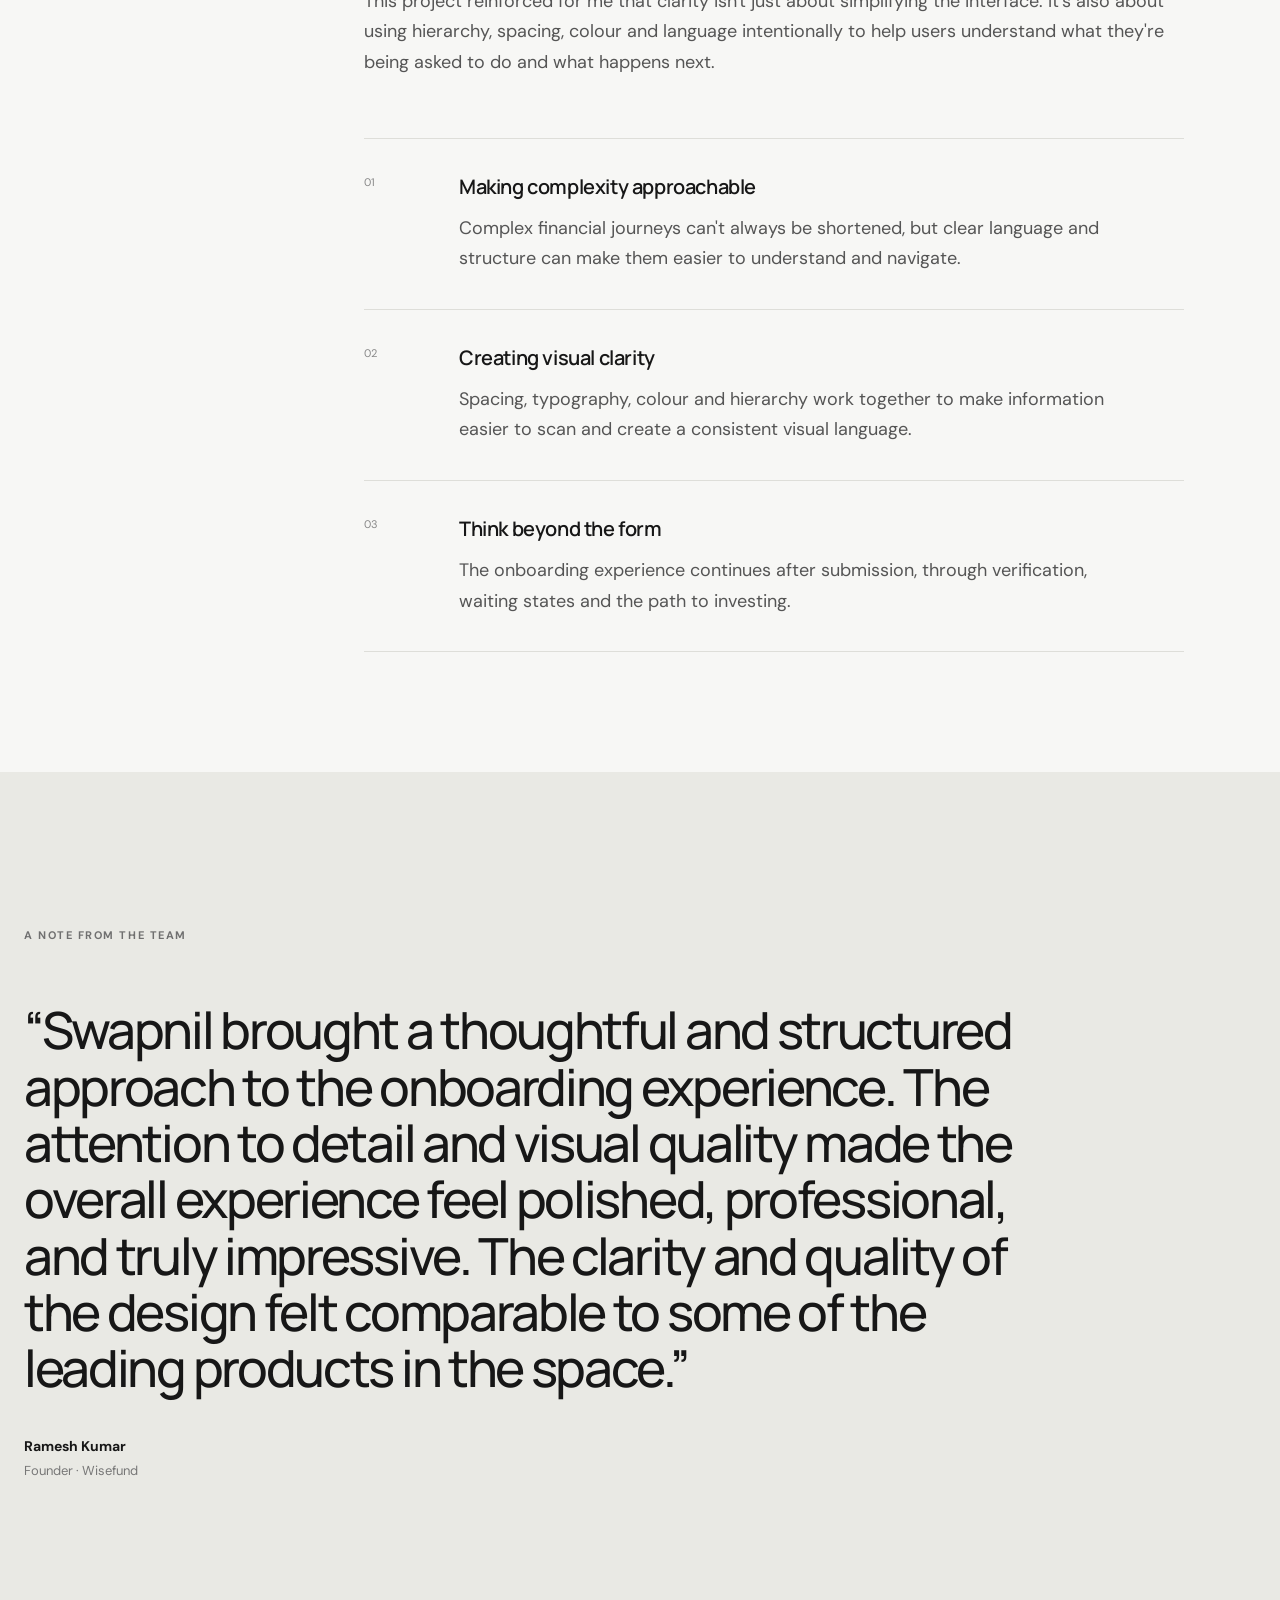
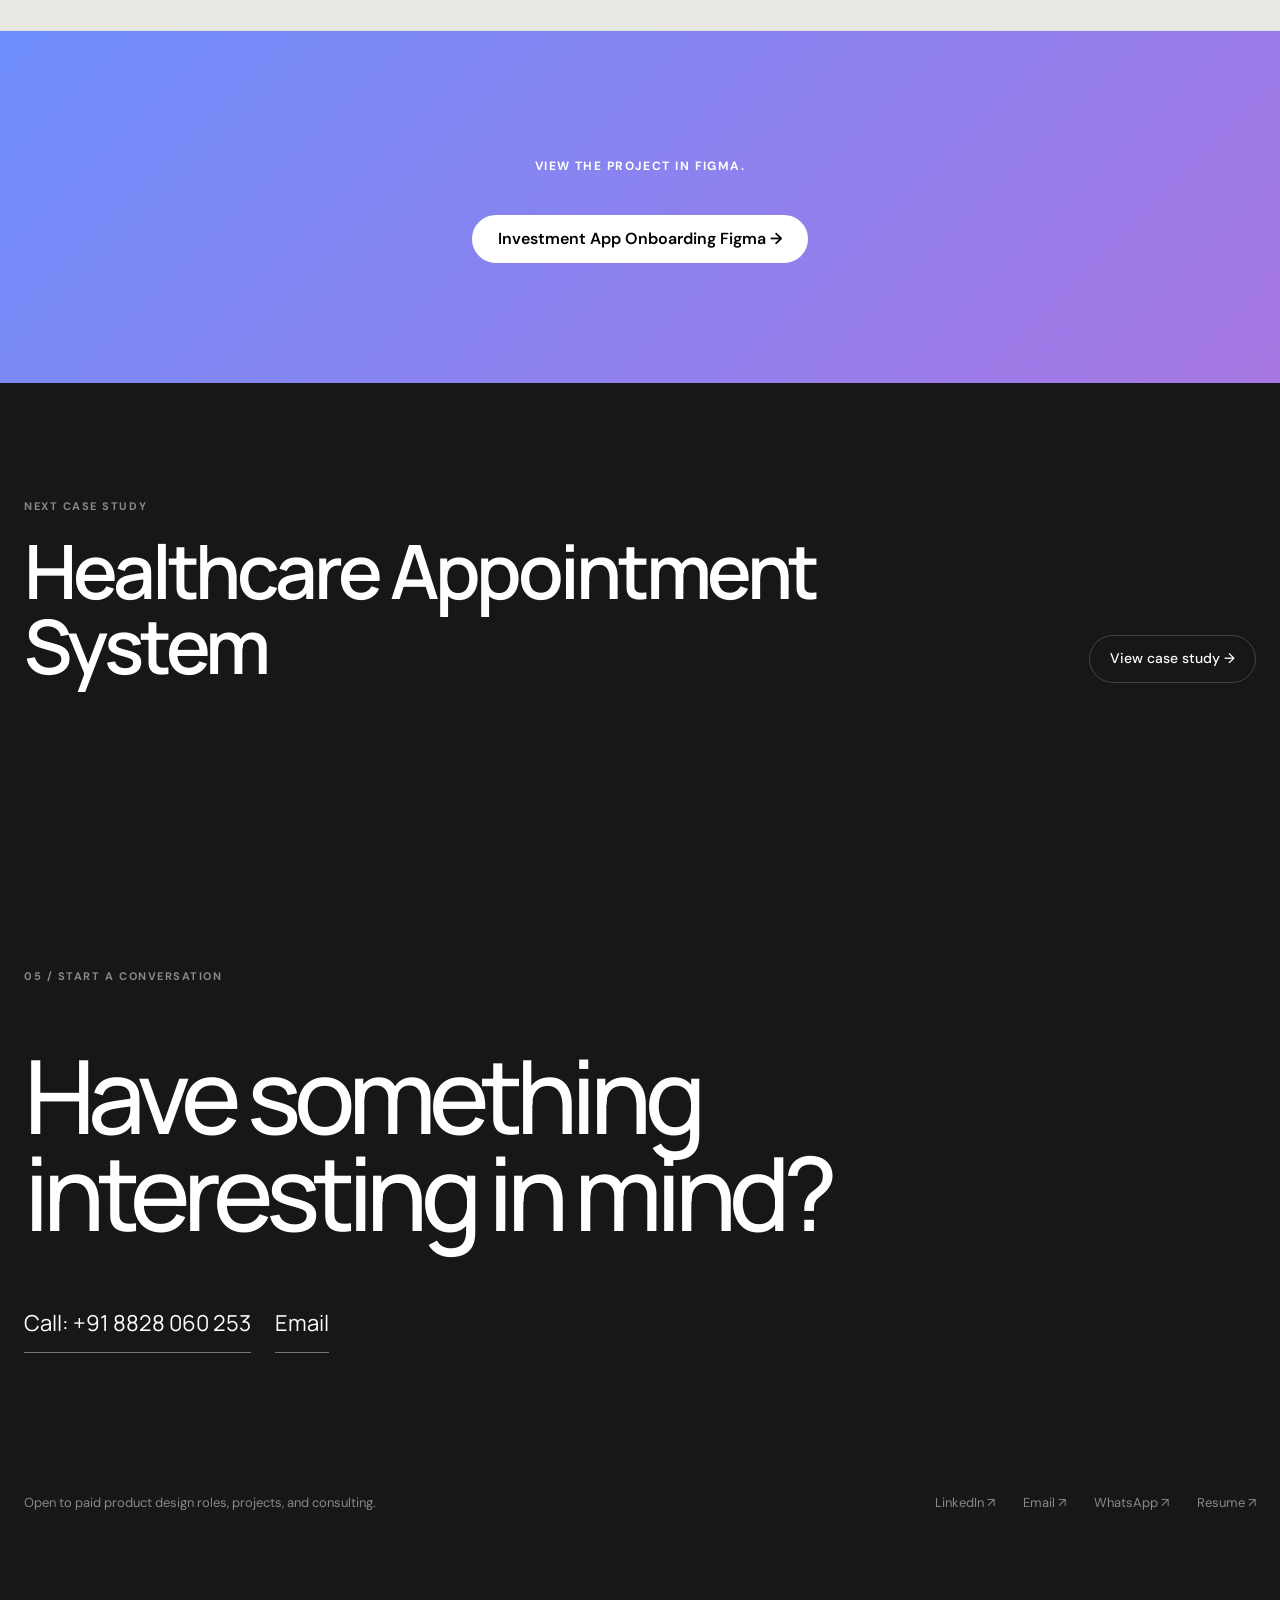
<file: investment-onboarding.html>
<!DOCTYPE html>
<html lang="en">

<head>

  <meta charset="UTF-8">
  <meta name="viewport" content="width=device-width, initial-scale=1.0">

  <title>Investment App — UX Case Study | Swapnil Jadhav</title>

  <meta name="description"
    content="UX case study by Swapnil Jadhav — designing a simpler mutual fund investment experience for NRIs.">

  <link rel="preconnect" href="https://fonts.googleapis.com">
  <link rel="preconnect" href="https://fonts.gstatic.com" crossorigin>

  <link
    href="https://fonts.googleapis.com/css2?family=DM+Sans:wght@400;500;600;700&family=Manrope:wght@400;500;600;700&display=swap"
    rel="stylesheet">

  <!--
    IMPORTANT:
    Keep your existing shared stylesheet / portfolio CSS here.
    Do not create a second visual system for this page.
  -->

  <link rel="stylesheet" href="css/style.css">
  <link rel="stylesheet" href="css/case-study.css">


</head>


<body>


  <!-- =====================================================
       SHARED HEADER
       Injected by js/components.js
  ====================================================== -->

  <div id="site-header"></div>


  <main>


    <!-- =====================================================
         HERO
    ====================================================== -->

    <header class="hero">

      <div class="container">

        <span class="eyebrow">
          Investment App · Product Design
        </span>

        <h1>
          Making investing simpler for NRIs.
        </h1>

        <p class="hero-intro">
          A mutual fund onboarding experience designed to help NRIs create an account, complete essential setup steps,
          and begin investing in India with greater clarity and confidence.
        </p>


        <div class="hero-meta">

          <div class="meta-item">
            <span class="meta-label">Role</span>
            <span class="meta-value">
              UI/UX Designer
            </span>
          </div>

          <div class="meta-item">
            <span class="meta-label">Focus</span>
            <span class="meta-value">
              Product Design · UX · UI
            </span>
          </div>

          <div class="meta-item">
            <span class="meta-label">Domain</span>
            <span class="meta-value">
              Fintech · Mutual Funds
            </span>
          </div>

          <div class="meta-item">
            <span class="meta-label">Platform</span>
            <span class="meta-value">
              Mobile Application
            </span>
          </div>

        </div>


        <div class="hero-image reveal">

          <img src="images/investment-app/investment-app-cover.png" alt="Investment App onboarding screens">

        </div>

      </div>

    </header>


    <!-- =====================================================
         01 — THE CONTEXT
    ====================================================== -->

    <section class="section-border">

      <div class="container section-grid">

        <div>

          <div class="section-number">
            01
          </div>

          <div class="section-label">
            The context
          </div>

        </div>


        <div class="content reveal">

          <h2>
            From wireframes to a clear product direction
          </h2>

          <p>
            The client was building a mutual fund investment app, initially for the Australian market. With 20+ years of
            experience in finance and a team based in Australia, they had a basic idea of the onboarding journey and an
            early wireframe to start from.
          </p>

          <p>
            The immediate goal was to work through the flow, define the steps, and establish the product’s visual
            direction — from colours, typography and spacing to the overall look and feel. The first phase focused on
            onboarding and the dashboard, with the broader investing experience planned for later.
          </p>




        </div>

      </div>

    </section>


    <!-- =====================================================
         02 — THE CHALLENGE
    ====================================================== -->

    <section class="dark-section">

      <div class="container section-grid">

        <div>

          <div class="section-number">
            02
          </div>

          <div class="section-label">
            The challenge
          </div>

        </div>


        <div class="content reveal">

          <h2>
            Making a long, information-heavy journey feel simple
          </h2>

          <p>
            Financial onboarding requires users to provide a lot of information — personal details, tax information,
            professional details, bank information and nominee details. Combined with multiple steps, this can make the
            journey feel lengthy and increase the chances of users dropping off.
          </p>
          <p>
            There was also a risk of users getting stuck when they encountered unfamiliar questions or information they
            weren’t sure how to provide.
          </p>
          <p>
            The challenge was to organise all of this into a flow that felt clear, manageable and trustworthy — without
            removing the information required for onboarding.
          </p>

          <div class="insight">

            <div class="insight-label">
              The design question
            </div>

            <p>
              How might we make a multi-step, information-heavy financial onboarding journey feel simple and easy to
              complete?
            </p>

          </div>

          <!-- <div class="problem-list">


            <div class="problem-item">

              <div class="num">
                01
              </div>

              <div>

                <h3>
                  Too many details upfront
                </h3>

                <p>
                  Personal, tax, professional, banking and nominee
                  information can make onboarding feel overwhelming
                  when presented as one large form.
                </p>

              </div>

            </div>


            <div class="problem-item">

              <div class="num">
                02
              </div>

              <div>

                <h3>
                  Financial information needs trust
                </h3>

                <p>
                  Users need to understand why information is being
                  requested before they feel comfortable providing it.
                </p>

              </div>

            </div>


            <div class="problem-item">

              <div class="num">
                03
              </div>

              <div>

                <h3>
                  NRI requirements add complexity
                </h3>

                <p>
                  Tax residency, Indian banking relationships and
                  investment eligibility introduce additional steps
                  compared with a simpler domestic onboarding flow.
                </p>

              </div>

            </div>


            <div class="problem-item">

              <div class="num">
                04
              </div>

              <div>

                <h3>
                  Users need to know where they are
                </h3>

                <p>
                  A long onboarding process needs clear progress,
                  understandable steps and opportunities to review
                  information before submission.
                </p>

              </div>

            </div>


          </div> -->

        </div>

      </div>

    </section>


    <!-- =====================================================
         03 — SCOPE
    ====================================================== -->

    <section class="section-border">

      <div class="container section-grid">

        <div>

          <div class="section-number">
            03
          </div>

          <div class="section-label">
            Product scope
          </div>

        </div>


        <div class="content reveal">

          <h2>
            Start with a clear
            investment boundary.
          </h2>

          <p>
            The experience focuses on NRIs investing in Indian mutual
            funds through their Indian NRE or NRO bank account.
          </p>

          <p>
            Direct funding from an overseas or foreign bank account
            is outside the scope of this product experience.
          </p>


          <div class="data-grid">


            <div class="data-card">

              <span class="tag">
                INCLUDED
              </span>

              <h3>
                Indian NRE / NRO account
              </h3>

              <!-- <p>
                The investment flow supports funding through the
                user's Indian NRE or NRO banking relationship.
              </p> -->

            </div>


            <div class="data-card">

              <span class="tag">
                OUT OF SCOPE
              </span>

              <h3>
                Overseas bank funding
              </h3>

              <!-- <p>
                Direct investment funding from a foreign or overseas
                bank account is intentionally excluded from the flow.
              </p> -->

            </div>


          </div>

        </div>

      </div>

    </section>


    <!-- =====================================================
         04 — ONBOARDING ARCHITECTURE
    ====================================================== -->

    <section class="section-border">

      <div class="container section-grid">

        <div>

          <div class="section-number">
            04
          </div>

          <div class="section-label">
            Onboarding architecture
          </div>

        </div>


        <div class="content reveal">

          <h2>
            Mapping the journey before designing the screens
          </h2>

          <p>
            Before moving into the UI, I mapped the onboarding journey to understand how the different steps and
            information would fit together.
          </p>

          <p>
            I grouped related information into logical stages and worked through the sequence of the flow — from account
            creation and verification to personal, tax, professional, bank and nominee details.
          </p>

          <p>
            We also explored key product decisions along the way, such as how users would access the app after
            onboarding. Instead of introducing a traditional username and password, we considered a simpler PIN-based
            approach familiar from apps like Groww and Google Pay.
          </p>

          <p>
            This gave us a clearer structure to design the screens around, while keeping the overall journey as simple
            as possible.
          </p>

          <!-- <div class="story-grid">


            <div class="story-card">

              <span>
                01
              </span>

              <h3>
                Verify
              </h3>

              <p>
                Email or mobile verification followed by OTP.
              </p>

            </div>


            <div class="story-card">

              <span>
                02
              </span>

              <h3>
                Secure
              </h3>

              <p>
                Create a 6-digit PIN for convenient account access.
              </p>

            </div>


            <div class="story-card">

              <span>
                03
              </span>

              <h3>
                Complete
              </h3>

              <p>
                Personal, tax, professional, bank and nominee details.
              </p>

            </div>


          </div> -->


          <div class="showcase">

            <img src="images/investment-app/customer-journey-map.png" alt="Investment App onboarding flow">

            <div class="caption">
              Onboarding flow — from account verification to investment readiness.
            </div>

          </div>

        </div>

      </div>

    </section>


    <!-- =====================================================
         05 — ACCOUNT CREATION
    ====================================================== -->

    <section class="section-border">

      <div class="container section-grid">

        <div>

          <div class="section-number">
            05
          </div>

          <div class="section-label">
            Account creation
          </div>

        </div>


        <div class="content reveal">

          <h2>
            Start with less friction
          </h2>

          <p>
            Users could sign up with their email or phone number, or continue with Google. OTP-based verification
            removed the need to create a password and kept the first step quick and familiar.
          </p>



          <div class="showcase">

            <img src="images/investment-app/account-creation.png" alt="Investment App account creation screen">

            <div class="caption">
              Account creation — email, mobile or Google.
            </div>

          </div>

        </div>

      </div>

    </section>


    <!-- =====================================================
         06 — VERIFICATION & PIN
    ====================================================== -->

    <section class="section-border">

      <div class="container section-grid">

        <div>

          <div class="section-number">
            06
          </div>

          <div class="section-label">
            Verification & security
          </div>

        </div>


        <div class="content reveal">

          <h2>
            Verify once.
            Then make returning access easy.
          </h2>

          <p>
            We chose a 4-digit PIN for simple everyday access, similar to patterns users already know from financial and
            payment apps. If users forgot their PIN or changed devices, they could re-verify through their registered
            email or phone and set a new PIN.
          </p>




          <!-- <div class="two-images">


            <div class="showcase">

              <img src="assets/investapp/otp.png" alt="OTP verification screen">

              <div class="caption">
                OTP verification.
              </div>

            </div>


            <div class="showcase">

              <img src="assets/investapp/create-pin.png" alt="Create PIN screen">

              <div class="caption">
                Create a 6-digit PIN.
              </div>

            </div>


          </div> -->

        </div>

      </div>

    </section>


    <!-- =====================================================
         07 — PERSONAL DETAILS
    ====================================================== -->

    <section class="section-border">

      <div class="container section-grid">

        <div>

          <div class="section-number">
            07
          </div>

          <div class="section-label">
            Investor Profile
          </div>

        </div>


        <div class="content reveal">

          <h2>
            Breaking user information into manageable steps
          </h2>

          <p>
            We grouped personal details KYC, and identity proof, tax residency and professional information into focused
            sections. Questions were written in clear, everyday language instead of technical or financial jargon.
          </p>

          <p>
            For example, instead of asking a formal tax-residency question, we framed it around “the country where you
            pay taxes” and allowed users to add multiple countries when applicable. This made an otherwise complex part
            of the onboarding easier to understand and complete.
          </p>


          <div class="showcase">

            <img src="images/investment-app/personal-details-1.png" alt="Personal details screen">

            <div class="caption">
              Personal information — introduced as a focused onboarding step.
            </div>

          </div>

          <div class="showcase">

            <img src="images/investment-app/personal-details-2.png" alt="Personal details screen">

            <div class="caption">
              Personal information — introduced as a focused onboarding step.
            </div>

          </div>
        </div>

      </div>

    </section>


    <!-- =====================================================
         08 — Financial & compliance
    ====================================================== -->

    <section class="section-border">

      <div class="container section-grid">

        <div>

          <div class="section-number">
            08
          </div>

          <div class="section-label">
            Financial & compliance
          </div>

        </div>


        <div class="content reveal">

          <h2>
            Completing the financial setup
          </h2>

          <p>
            The remaining steps covered Indian bank details, nominee information and required compliance declarations.
            These were introduced as separate stages, keeping each step focused while making the overall progress
            visible to the user.
          </p>

          <p>
            The goal was to make a large set of mandatory requirements feel like a series of smaller, understandable
            tasks.
          </p>


          <div class="showcase">

            <img src="images/investment-app/financial-compliance.png" alt="Tax residency details screen">

            <div class="caption">
              Indian bank details, nominee information and required compliance declarations
            </div>

          </div>

        </div>

      </div>

    </section>




    <!-- =====================================================
         09 — DASHBOARD
    ====================================================== -->

    <section class="dark-section">

      <div class="container section-grid">

        <div>

          <div class="section-number">
            09
          </div>

          <div class="section-label">
            The dashboard
          </div>

        </div>


        <div class="content reveal">

          <h2>
            Onboarding should end
            with a clear next step.
          </h2>

          <p>
            Once onboarding is submitted, the dashboard clearly communicates that KYC verification is in progress and
            lets users know that it can take up to 2 working days. This gives the business time to complete the
            necessary checks while keeping users informed about what happens next, instead of leaving them wondering
            when they can start investing.
          </p>

          <p>
            The dashboard then becomes the starting point for the investment journey. While verification is in progress,
            users can explore available funds and get familiar with their investment options. Once verified, they can
            start investing.
          </p>




          <div class="showcase">

            <img src="images/investment-app/dashboard.png" alt="Investment account review screen">

            <div class="caption">
              KYC Verification is in progress - Starting point for the investment journey
            </div>

          </div>


          <div class="insight">

            <div class="insight-label">
              Design principle
            </div>

            <p>
              Keep users informed about what’s happening and what comes next. </p>

          </div>

        </div>

      </div>

    </section>




    <!-- =====================================================
         10 — DESIGN DECISIONS
    ====================================================== -->

    <section class="section-border">

      <div class="container section-grid">

        <div>

          <div class="section-number">
            10
          </div>

          <div class="section-label">
            Design decisions
          </div>

        </div>


        <div class="content reveal">

          <h2>
            Designing for clarity
            at every step.
          </h2>


          <div class="decision-list">


            <div class="decision">

              <div>
                <h3>
                  Make complexity easy to understand </h3>
              </div>

              <div>
                <p>
                  Present complex financial information in a way that feels clear and approachable.
                </p>
              </div>

            </div>


            <div class="decision">

              <div>
                <h3>
                  One decision at a time

                </h3>
              </div>

              <div>
                <p>
                  Reduce cognitive load by giving users a clear, focused task at each stage of the journey.
                </p>
              </div>

            </div>


            <div class="decision">

              <div>
                <h3>
                  Always make the next step clear
                </h3>
              </div>

              <div>
                <p>
                  Tell users what is happening, what they can do now, and what to expect next.
                </p>
              </div>

            </div>




          </div>

        </div>

      </div>

    </section>


    <!-- =====================================================
         11 — OUTCOME
    ====================================================== -->

    <section class="section-border">

      <div class="container section-grid">

        <div>

          <div class="section-number">
            11
          </div>

          <div class="section-label">
            The outcome
          </div>

        </div>


        <div class="content reveal">

          <h2>
            A complicated setup became
            a guided journey.
          </h2>

          <p>
            The work turned an early onboarding concept into a structured experience covering account creation,
            verification, investor information, compliance and the first dashboard experience.
          </p>

          <p>
            It also established a clear visual and interaction direction for the product, giving the team a foundation
            to build the broader investing journey in future iterations.
          </p>

          <!-- <div class="outcome-grid">


            <div class="outcome-card flex-column">

              <h3>
                Understand
              </h3>

              <p>
                Users know what information is being requested
                and why it matters.
              </p>

            </div>


            <div class="outcome-card flex-column">

              <h3>
                Complete
              </h3>

              <p>
                Long forms are broken into focused steps that
                are easier to work through.
              </p>

            </div>


            <div class="outcome-card flex-column">

              <h3>
                Invest
              </h3>

              <p>
                The completed onboarding leads naturally into
                the investment experience.
              </p>

            </div>


          </div> -->

        </div>

      </div>

    </section>


    <!-- =====================================================
         12 / LEARNINGS
    ===================================================== -->

    <section class="section-border">


      <div class="container section-grid">


        <div>

          <div class="section-number">
            12
          </div>

          <div class="section-label">
            What I learned
          </div>

        </div>


        <div class="content narrow-copy reveal">


          <h2>

            Designing for clarity, confidence and continuity

          </h2>


          <p>

            Financial onboarding comes with a lot of information that can't simply be removed. The more valuable design
            work is deciding how that information is structured, explained and presented so users can move through it
            with confidence.
          </p>




          <p>

            This project reinforced for me that clarity isn't just about simplifying the interface. It's also about
            using hierarchy, spacing, colour and language intentionally to help users understand what they're being
            asked to do and what happens next.

          </p>


          <div class="learning-list">


            <article>

              <span>
                01
              </span>


              <div>

                <h3>
                  Making complexity approachable

                </h3>

                <p>

                  Complex financial journeys can't always be shortened, but clear language and structure can make them
                  easier to understand and navigate.

                </p>

              </div>

            </article>


            <article>

              <span>
                02
              </span>


              <div>

                <h3>
                  Creating visual clarity
                </h3>

                <p>
                  Spacing, typography, colour and hierarchy work together to make information easier to scan and create
                  a consistent visual language.

                </p>

              </div>

            </article>


            <article>

              <span>
                03
              </span>


              <div>

                <h3>
                  Think beyond the form </h3>

                <p>

                  The onboarding experience continues after submission, through verification, waiting states and the
                  path to investing.

                </p>

              </div>

            </article>


          </div>


        </div>

      </div>

    </section>

    <!-- =====================================================
         TESTIMONIAL
    ===================================================== -->

    <section class="case-testimonial">


      <div class="container">


        <span class="eyebrow">
          A note from the team
        </span>


        <blockquote>

          “Swapnil brought a thoughtful and structured approach to the onboarding experience. The attention to detail
          and visual quality made the overall experience feel polished, professional, and truly impressive. The clarity
          and quality of the design felt comparable to some of the leading products in the space.”

        </blockquote>


        <div class="testimonial-author">

          <strong>
            Ramesh Kumar
          </strong>

          <span>
            Founder · Wisefund
          </span>

        </div>


      </div>

    </section>

    <section class="section-border gradient-bg">

      <div class="container section-grid figma-link-wrapper">

        <div>



          <div class="section-label">
            View the project in Figma.
          </div>

        </div>


        <div class="content reveal">


          <a href="https://www.figma.com/proto/A8RV45ND7jlC2omILK3Itp/investment-app?node-id=1-2&t=hMSLvdsDrYhohnRg-1&scaling=min-zoom&content-scaling=fixed&page-id=0%3A1&starting-point-node-id=1%3A2"
            target="_blank" class="nav-cta cta-btn">
            Investment App Onboarding Figma →
          </a>

        </div>

      </div>

    </section>



    <!-- =====================================================
         NEXT PROJECT
    ====================================================== -->

    <section class="next-project">

      <div class="container next-project-inner">

        <div>

          <span class="eyebrow">
            Next case study
          </span>

          <h2>
            Healthcare Appointment System
          </h2>

        </div>


        <a href="healtcare-appointment.html" class="next-link">
          View case study →
        </a>

      </div>

    </section>


  </main>


  <!-- =====================================================
       SHARED CONTACT
       Injected by js/components.js
  ====================================================== -->

  <div id="site-contact"></div>


  <!-- =====================================================
       SHARED FOOTER
       Injected by js/components.js
  ====================================================== -->

  <div id="site-footer"></div>


  <!-- =====================================================
       SHARED COMPONENTS
  ====================================================== -->

  <script src="js/components.js"></script>


  <!-- =====================================================
       PAGE JAVASCRIPT
  ====================================================== -->

  <script>

    /* -----------------------------------------
       Reveal on scroll
    ----------------------------------------- */

    const revealElements =
      document.querySelectorAll(".reveal");

    const observer =
      new IntersectionObserver(
        (entries) => {

          entries.forEach((entry) => {

            if (entry.isIntersecting) {

              entry.target.classList.add("visible");

              observer.unobserve(entry.target);

            }

          });

        },
        {
          threshold: 0.12
        }
      );


    revealElements.forEach((element) => {
      observer.observe(element);
    });

  </script>


</body>

</html>
</file>
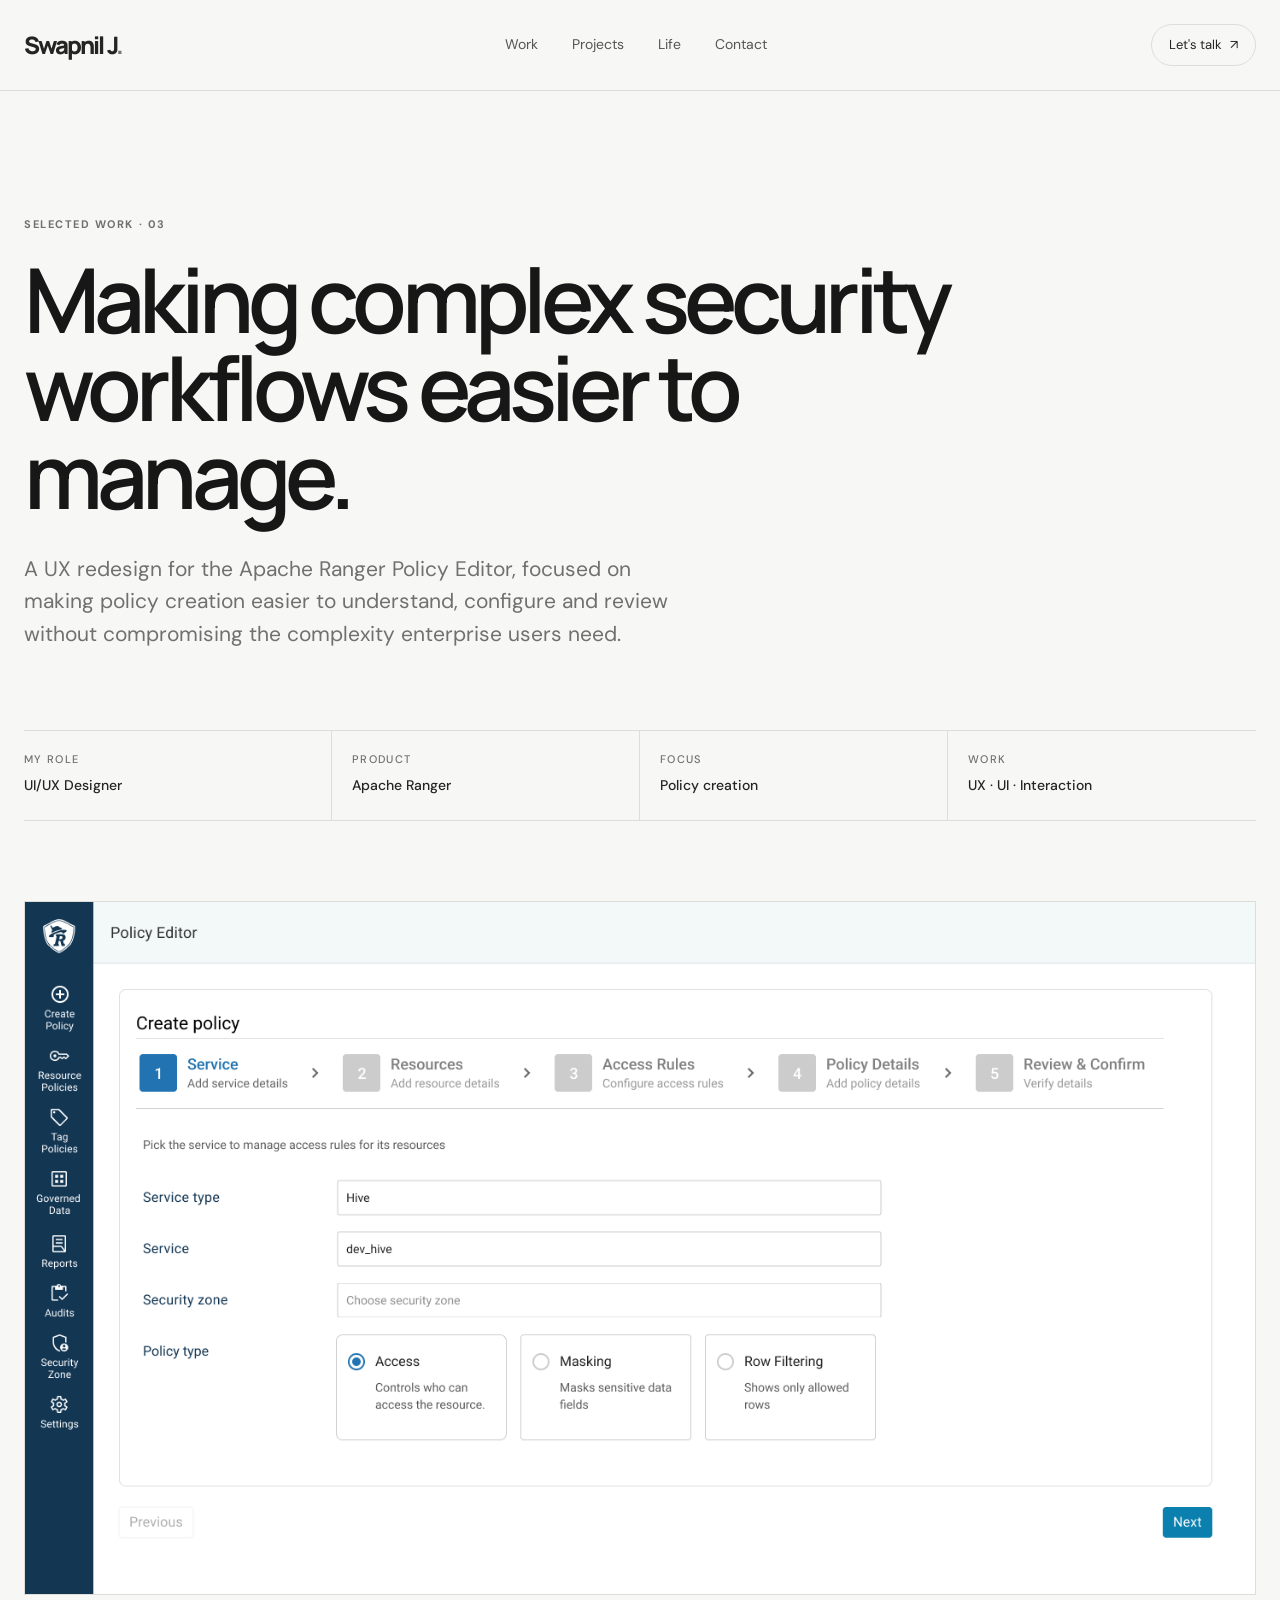
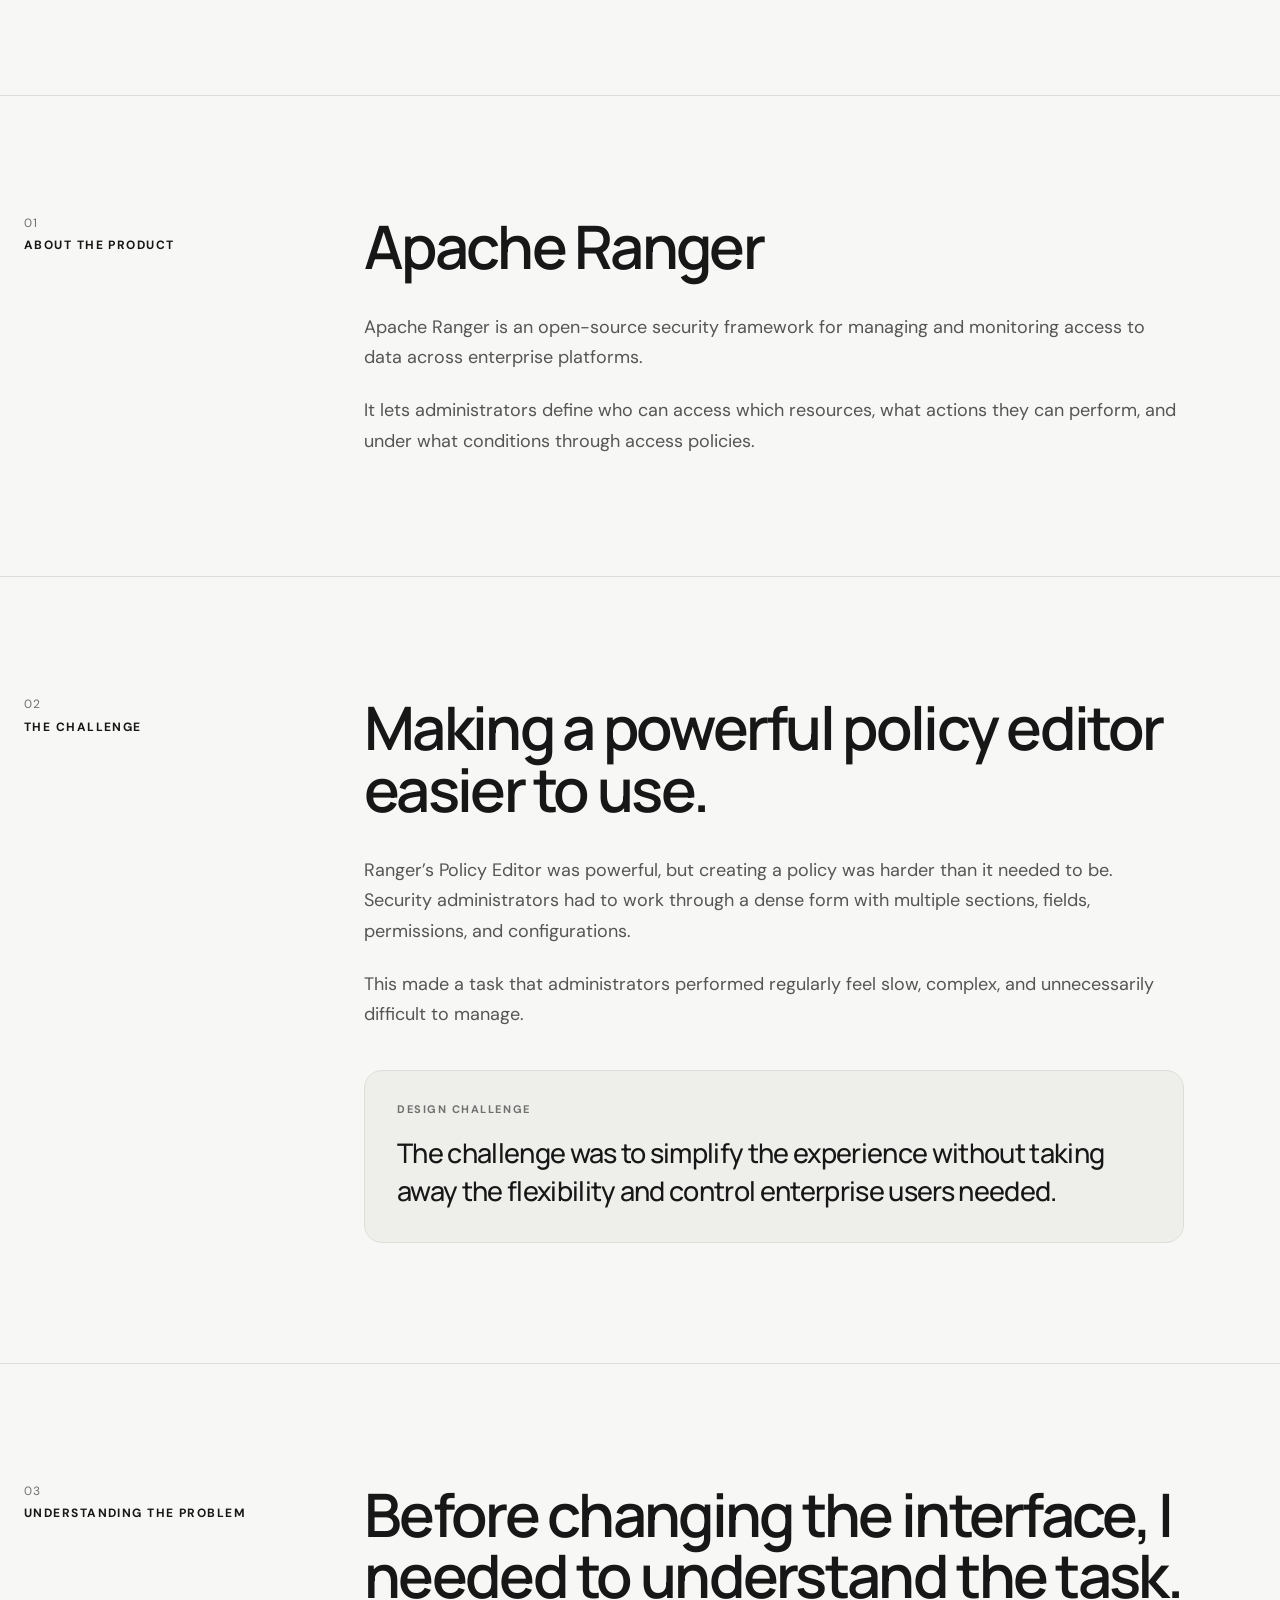
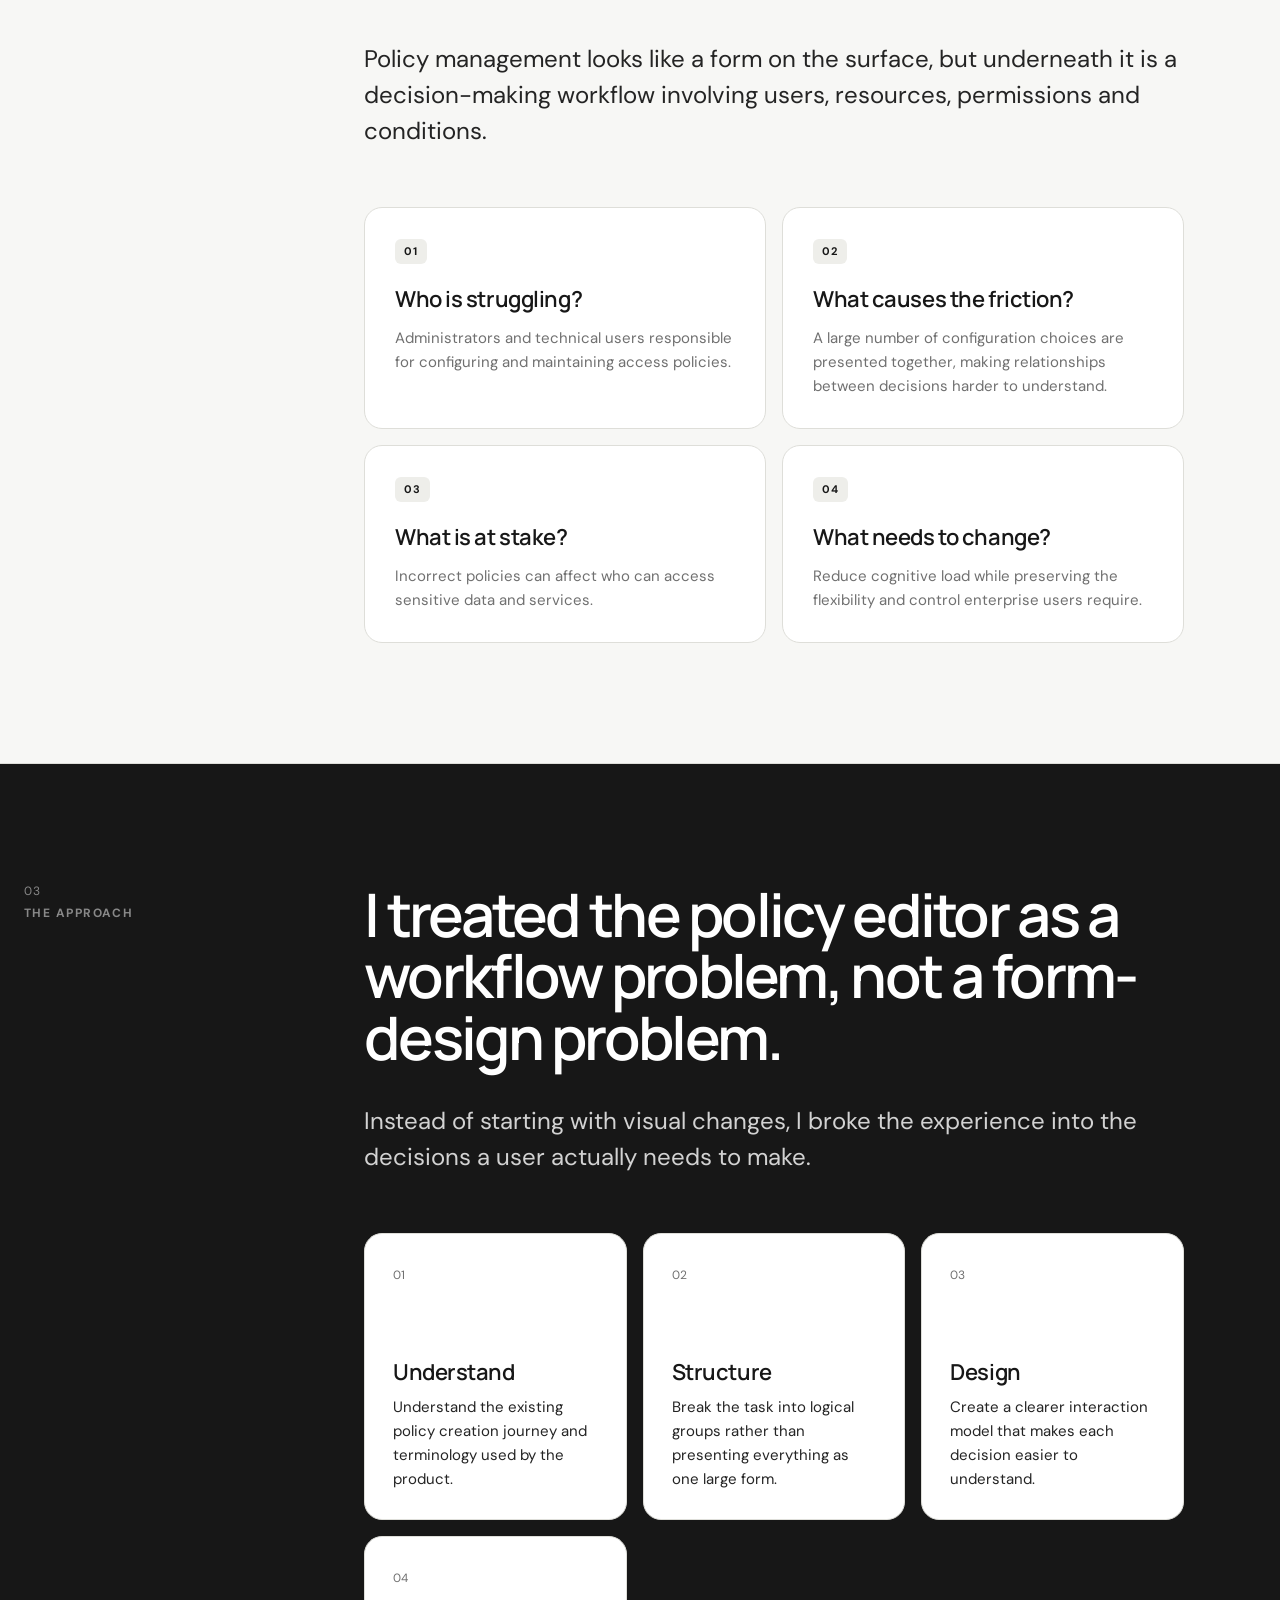
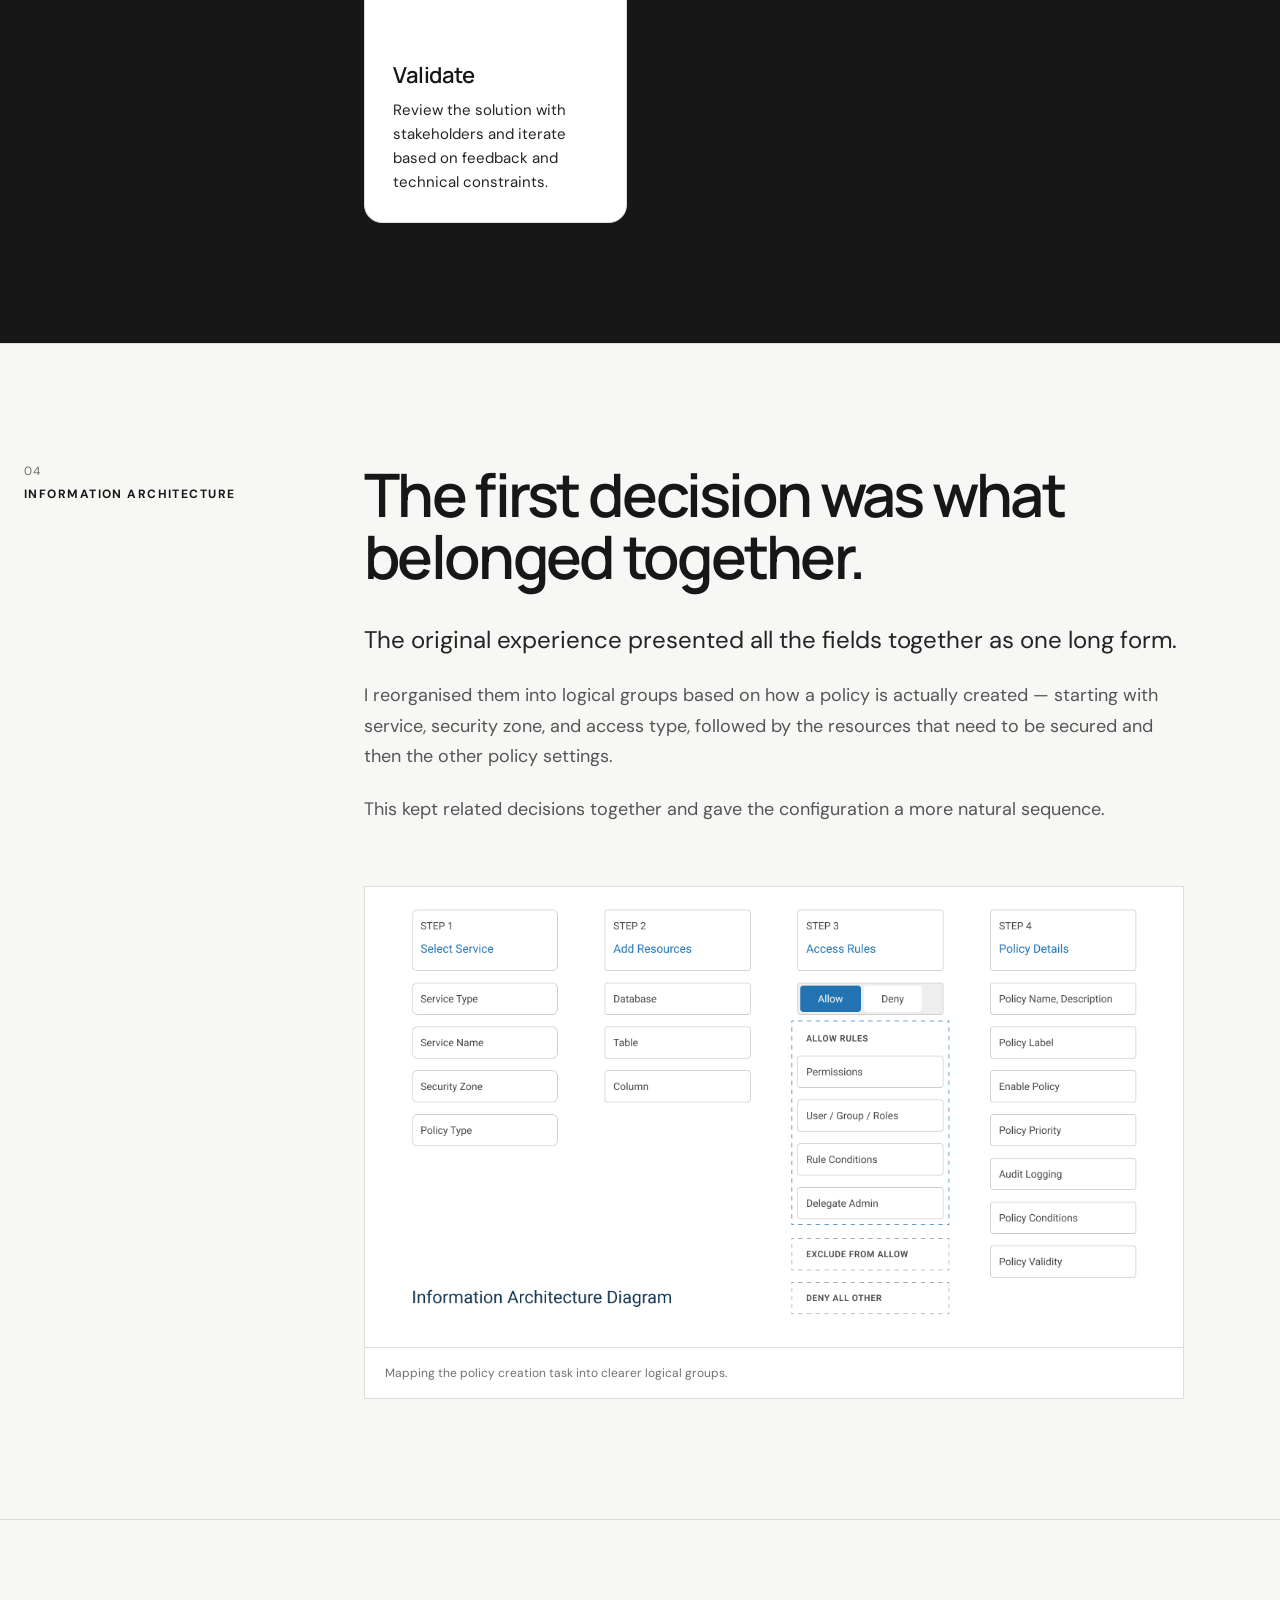
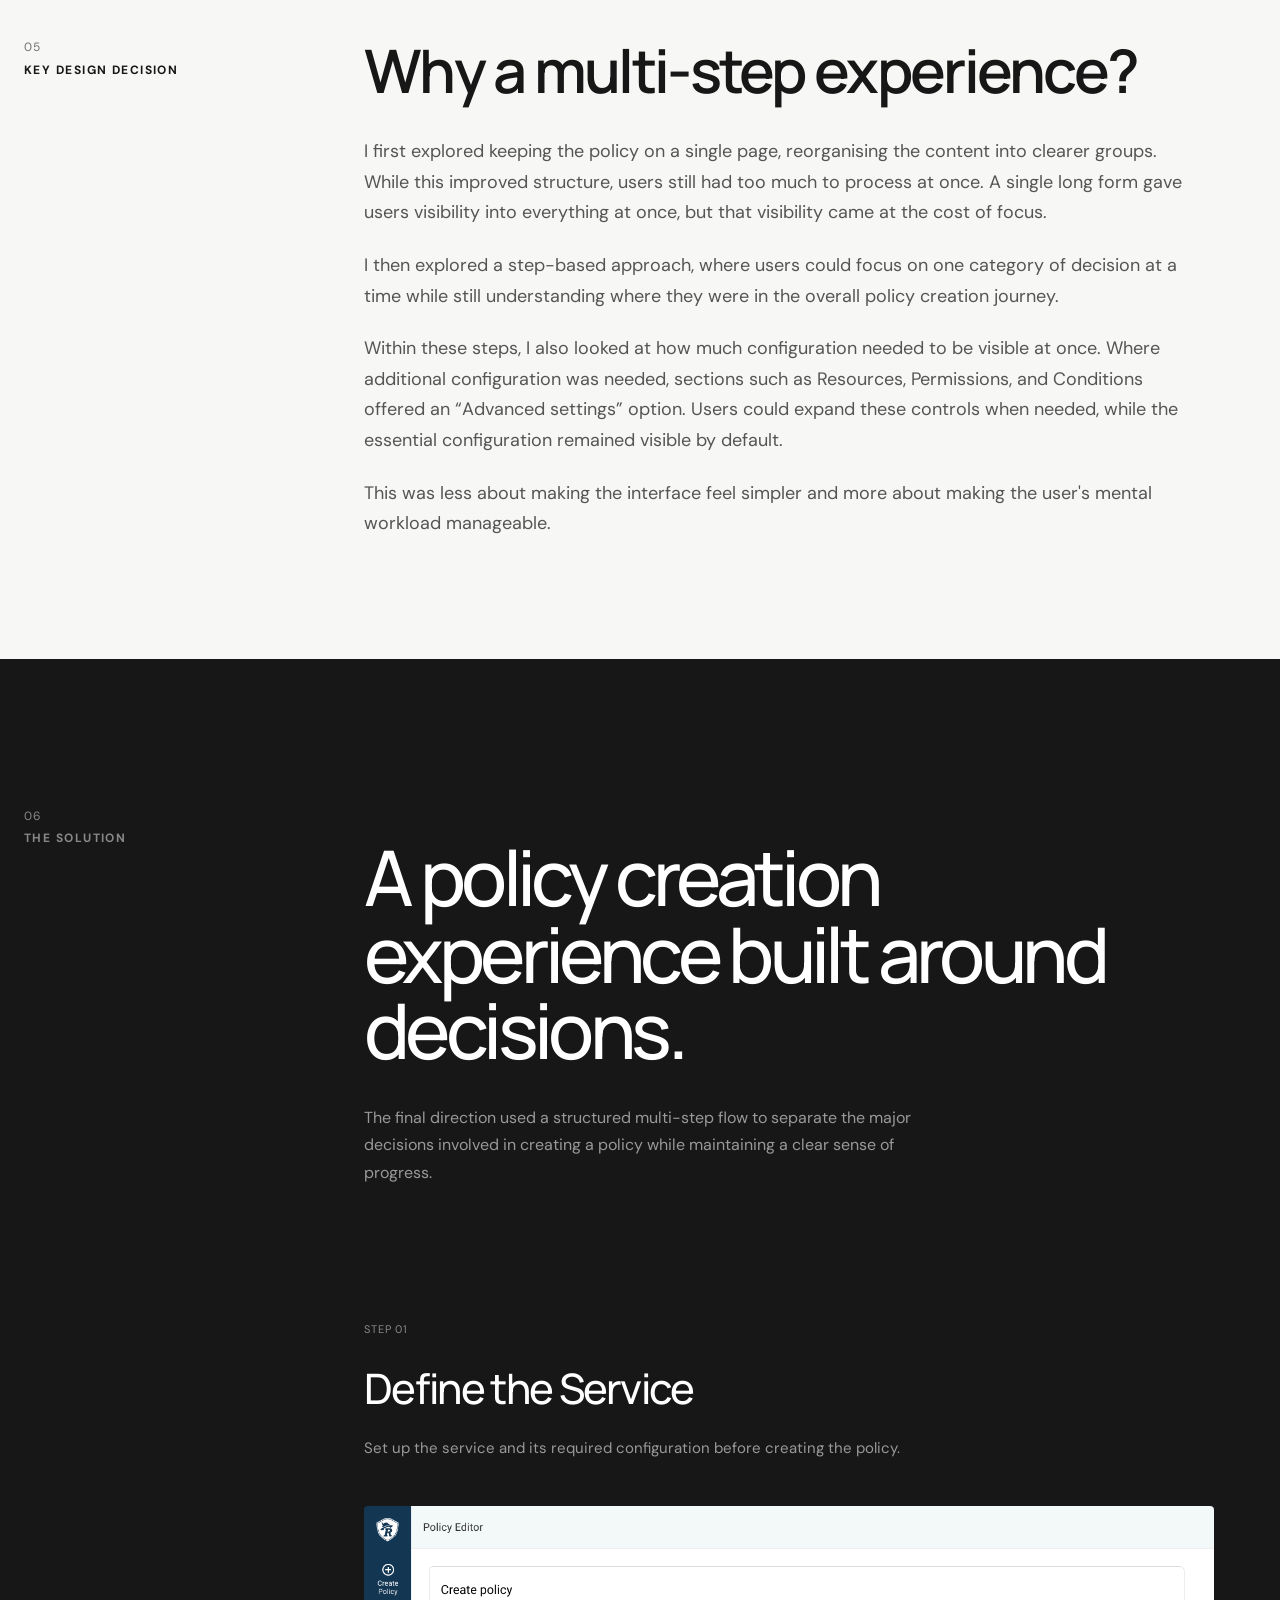
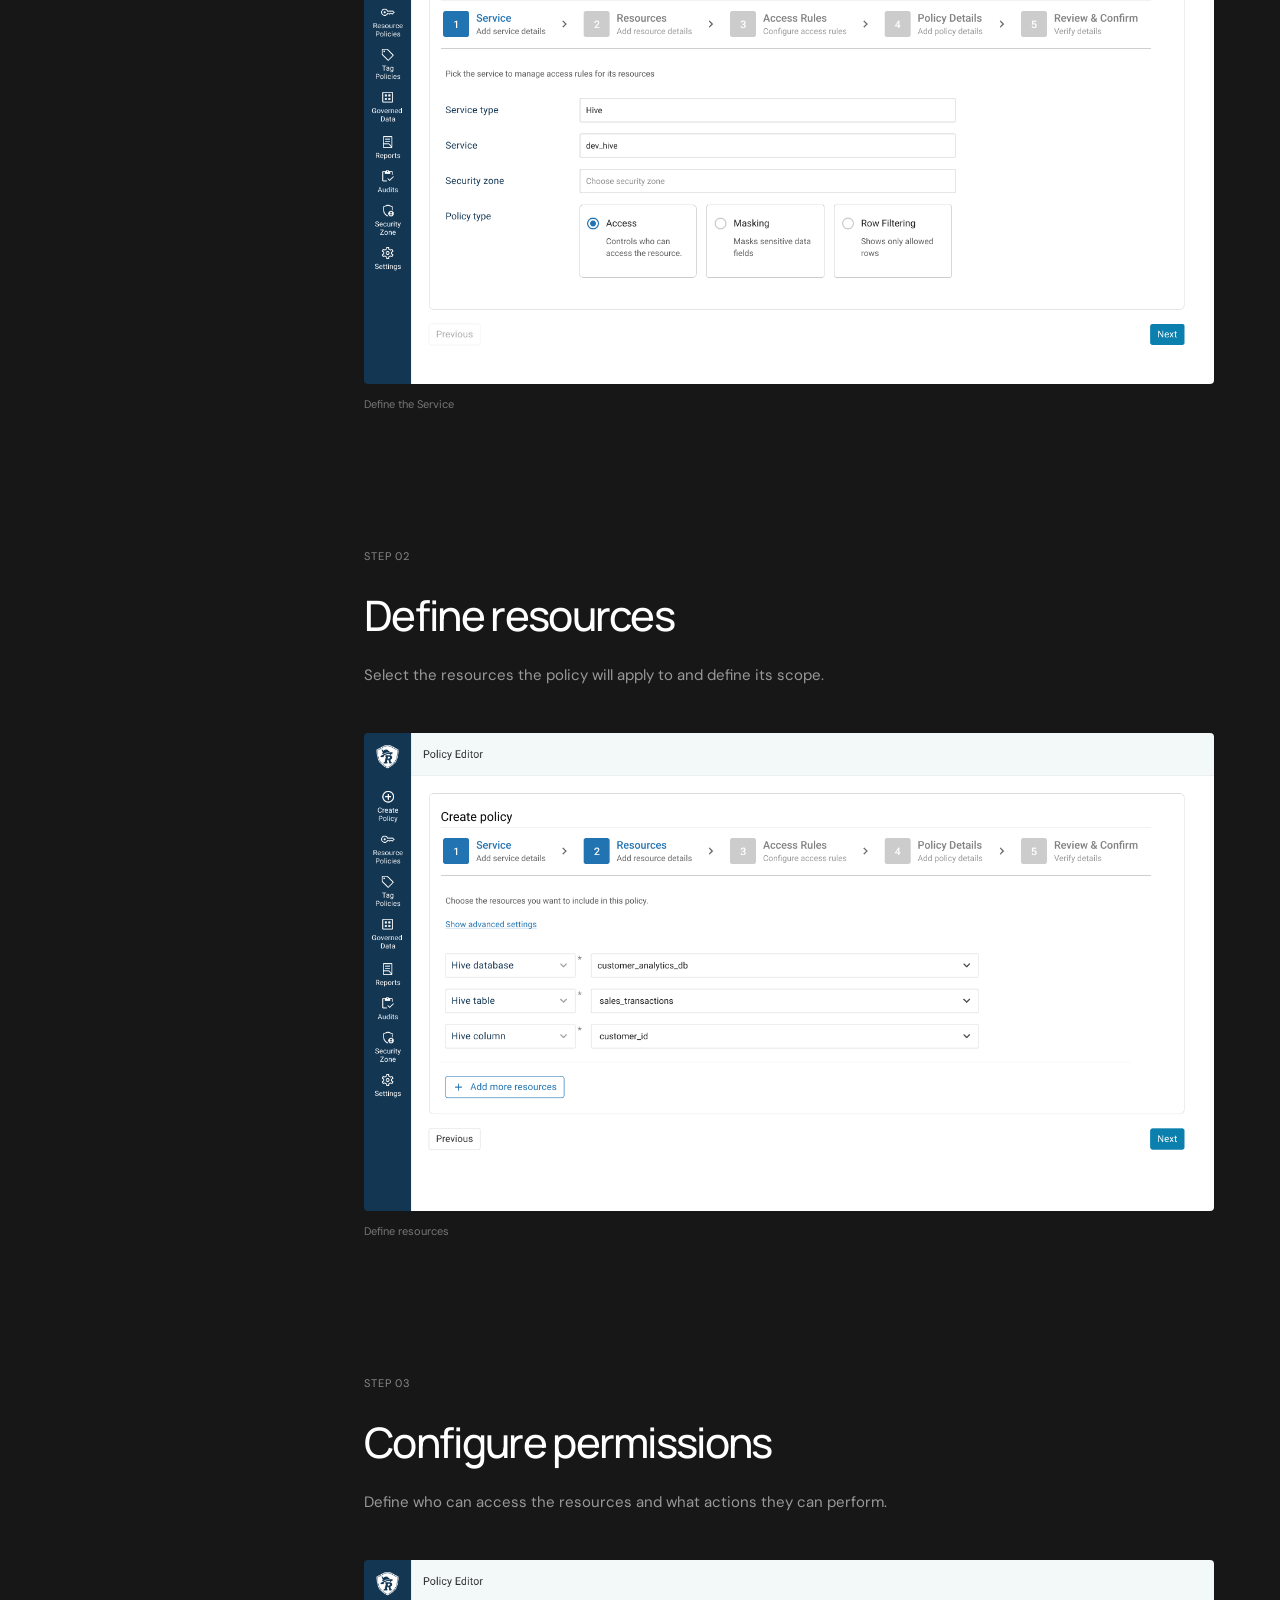
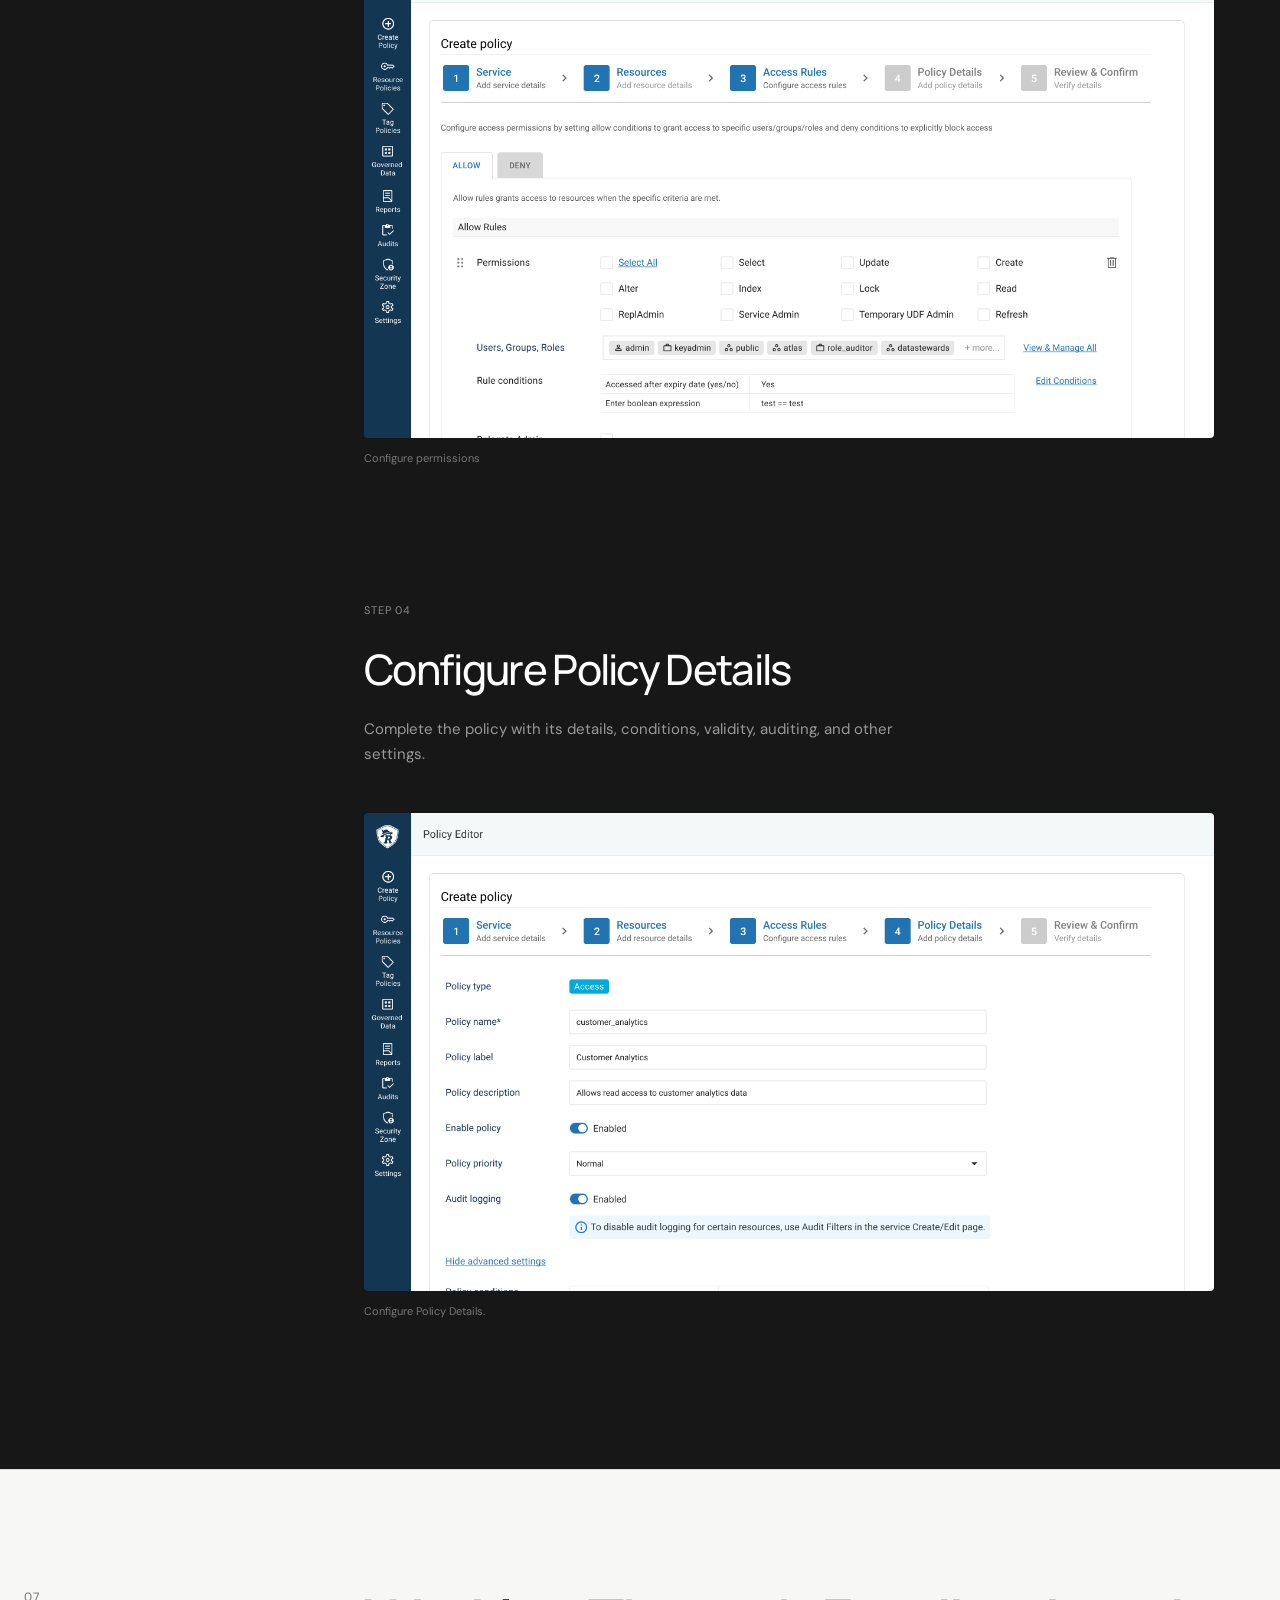
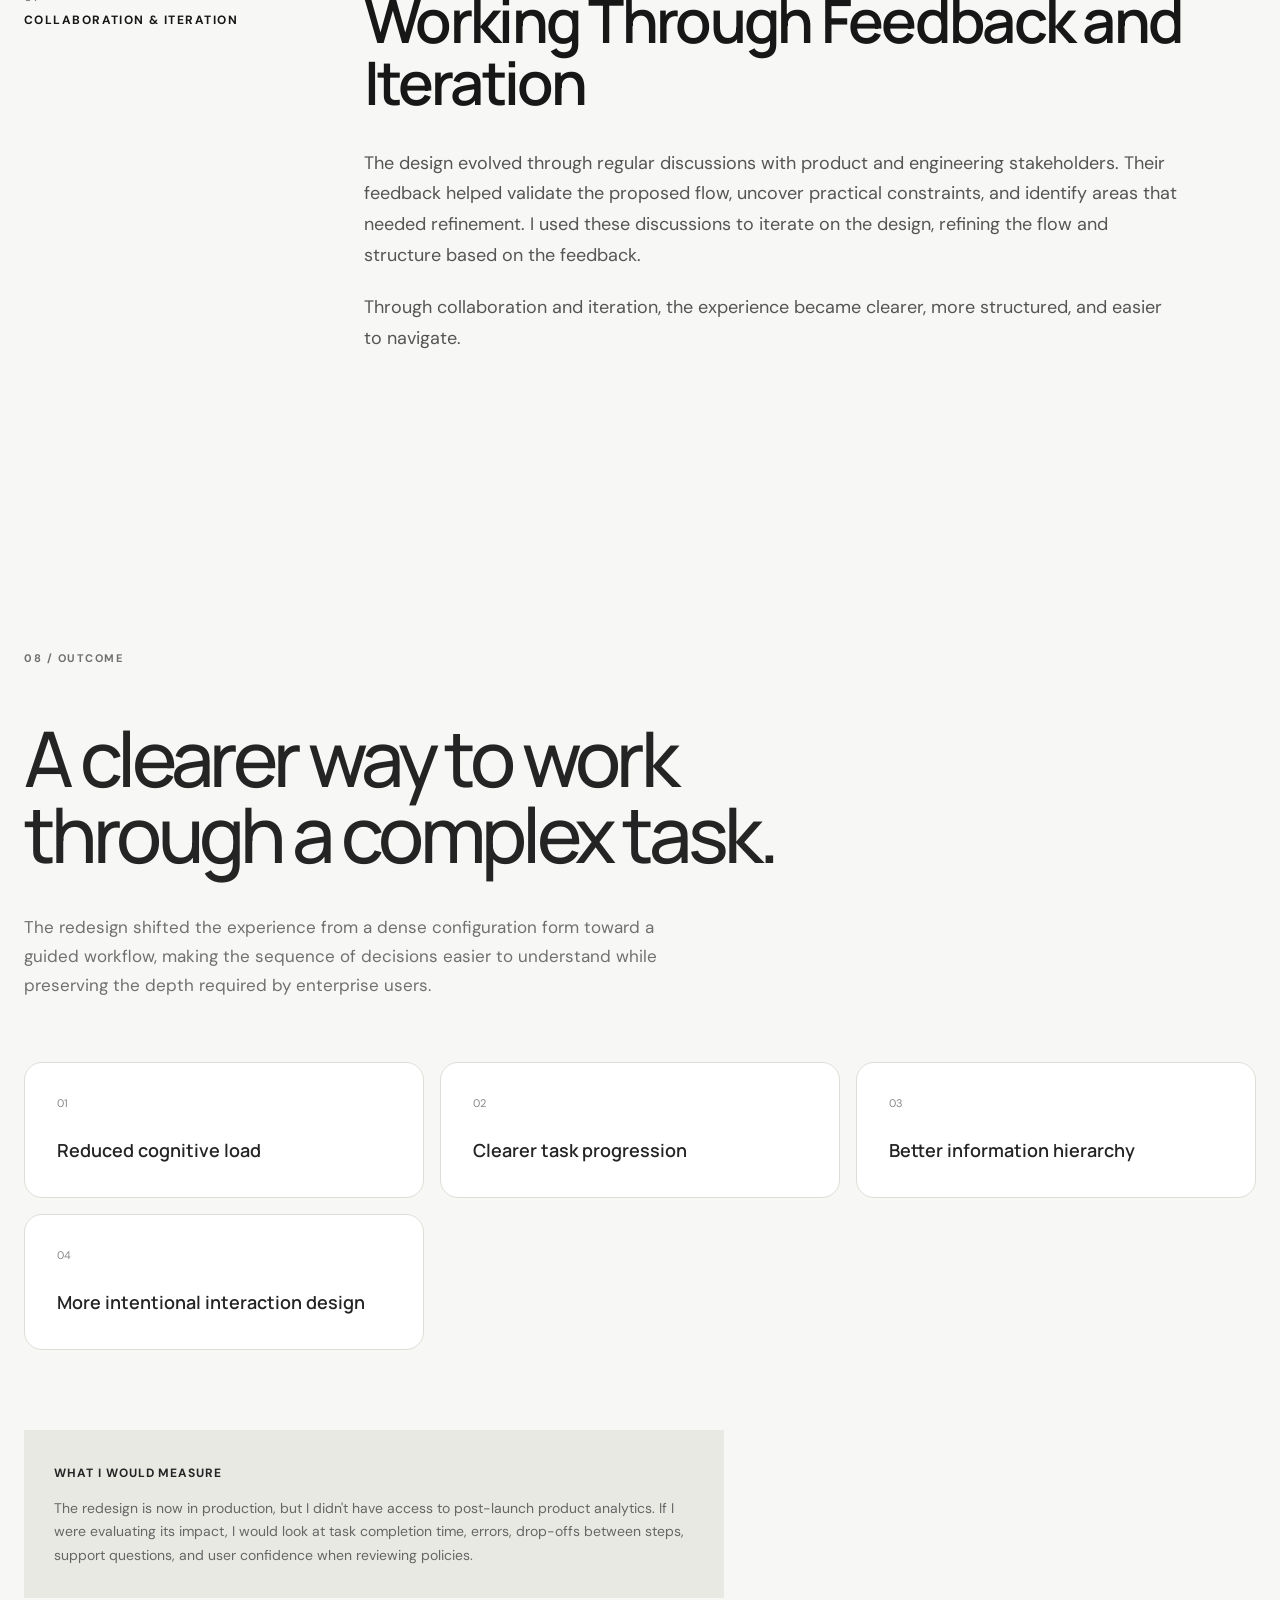
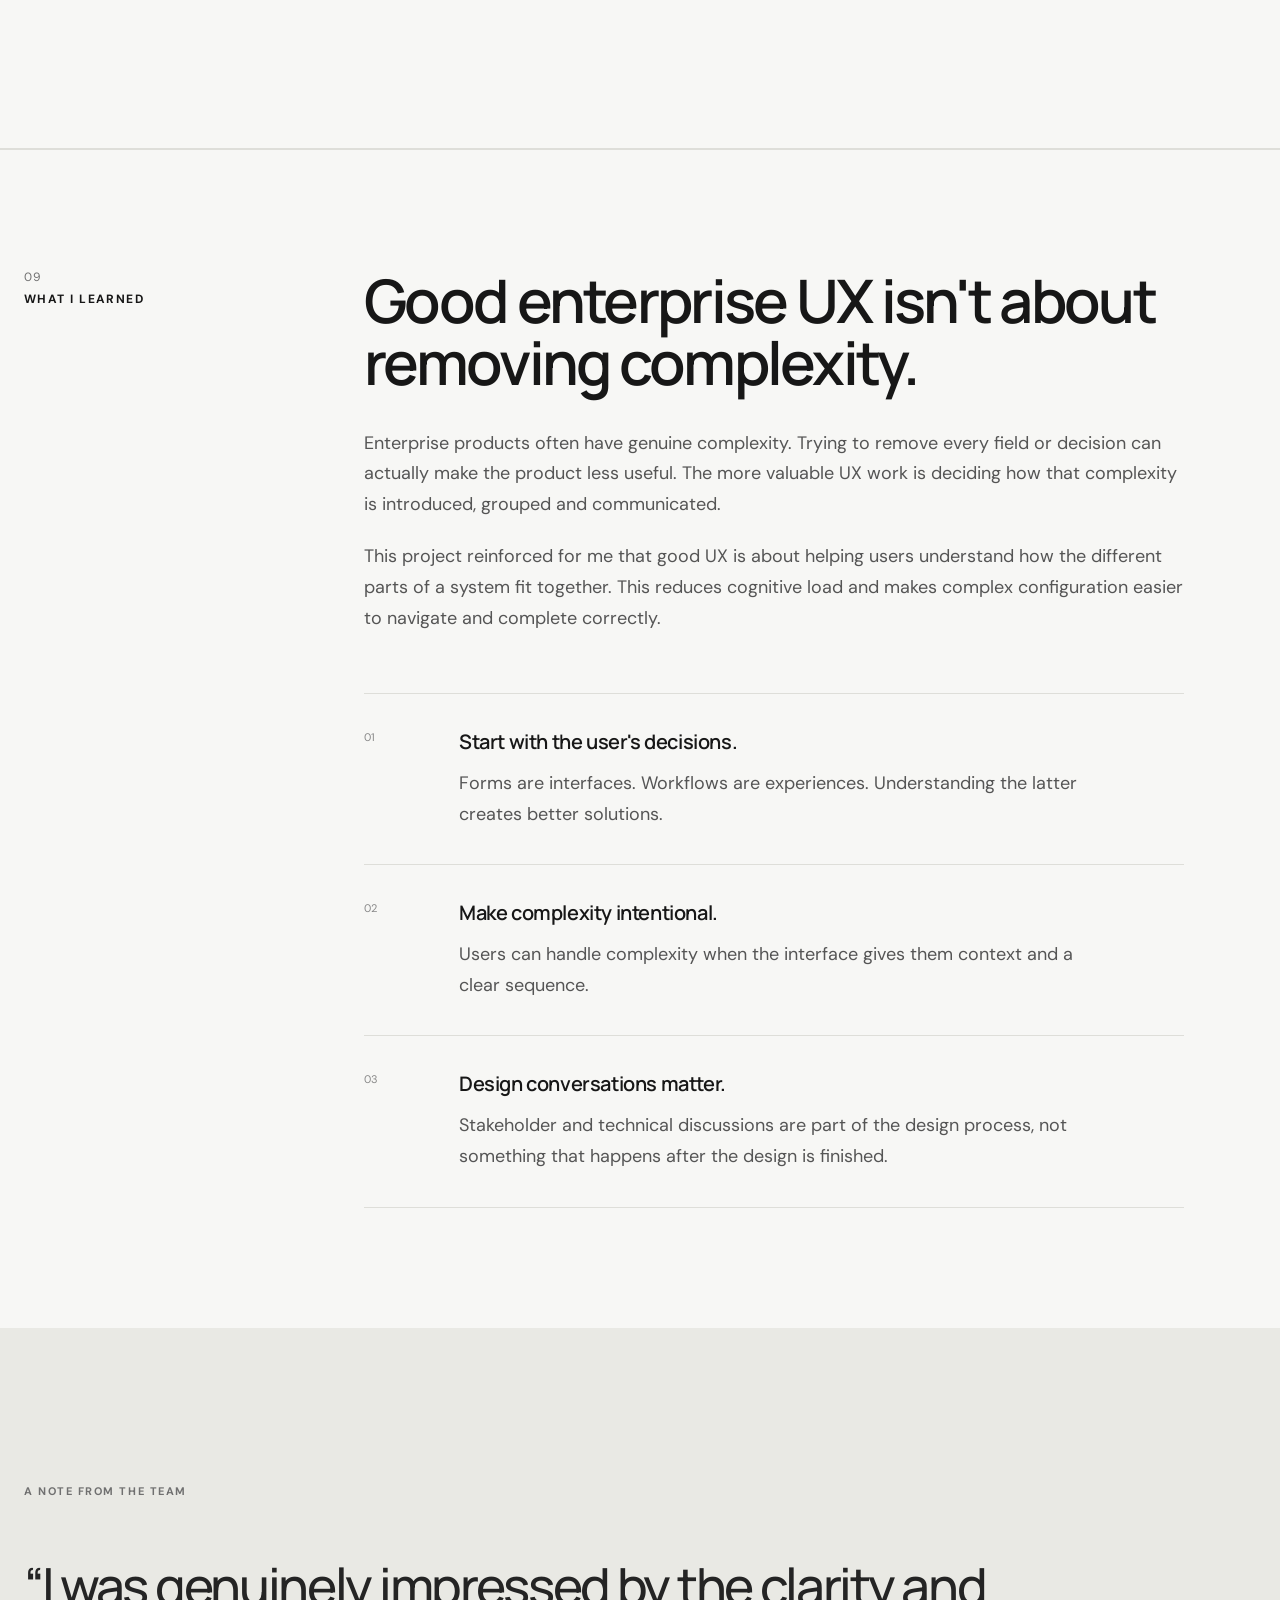
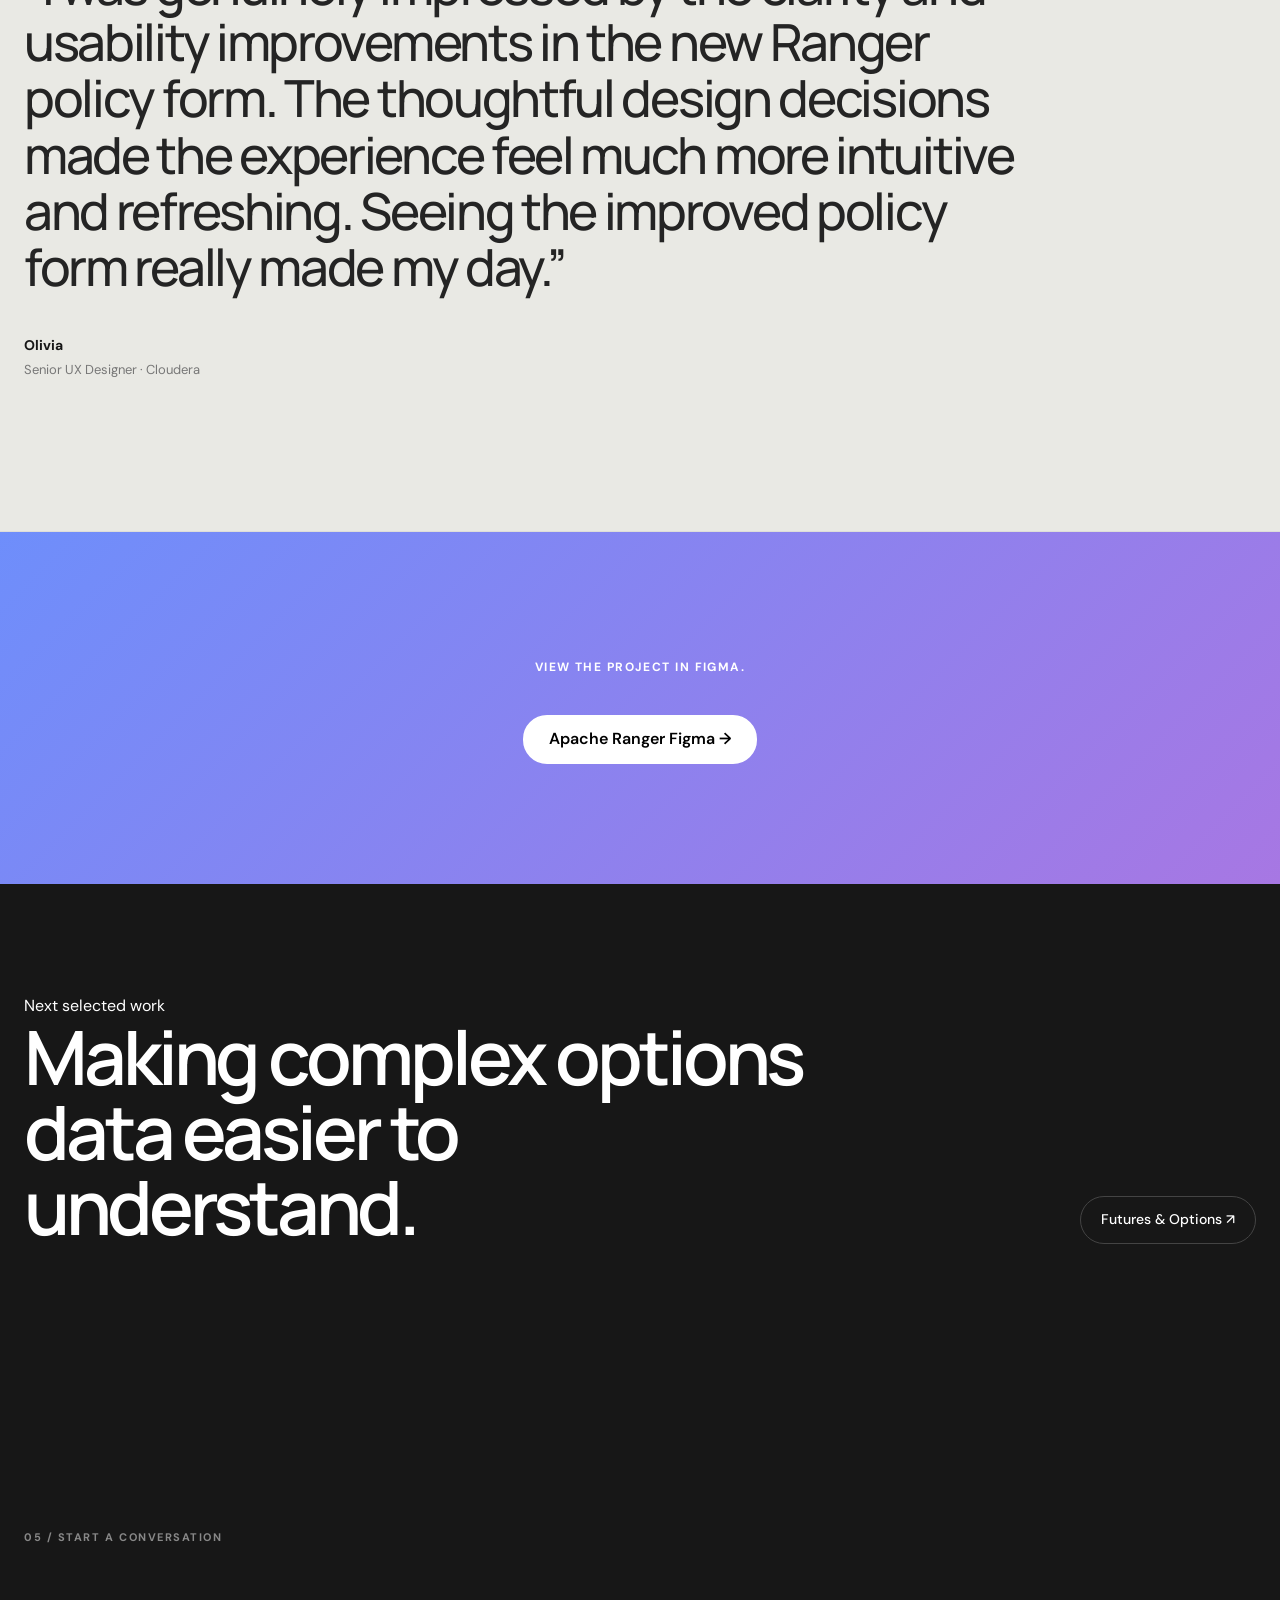
<file: ranger.html>
<!DOCTYPE html>
<html lang="en">

<head>

  <meta charset="UTF-8">

  <meta name="viewport" content="width=device-width, initial-scale=1.0">

  <meta name="description" content="Ranger Policy Editor — UX case study by Swapnil Jadhav.">

  <title>Ranger Policy Editor — Swapnil Jadhav</title>


  <!-- Fonts -->

  <link rel="preconnect" href="https://fonts.googleapis.com">

  <link rel="preconnect" href="https://fonts.gstatic.com" crossorigin>

  <link
    href="https://fonts.googleapis.com/css2?family=DM+Sans:wght@400;500;600;700&family=Manrope:wght@400;500;600;700;800&display=swap"
    rel="stylesheet">


  <!-- Main portfolio styles -->

  <link rel="stylesheet" href="css/style.css">

  <!-- Shared case study styles -->

  <link rel="stylesheet" href="css/case-study.css">

</head>


<body class="case-study-page">


  <!-- =====================================================
       SHARED HEADER
  ===================================================== -->

  <div id="site-header"></div>


  <main>


    <!-- =====================================================
         HERO
    ===================================================== -->

    <section class="hero">

      <div class="container">


        <span class="eyebrow">
          Selected work · 03
        </span>


        <h1>

          Making complex security
          workflows easier to manage.

        </h1>


        <p class="hero-intro">

          A UX redesign for the Apache Ranger Policy Editor,
          focused on making policy creation easier to understand,
          configure and review without compromising the complexity
          enterprise users need.

        </p>


        <div class="hero-meta">


          <div class="meta-item">

            <span class="meta-label">
              My role
            </span>

            <strong class="meta-value">
              UI/UX Designer
            </strong>

          </div>


          <div class="meta-item">

            <span class="meta-label">
              Product
            </span>

            <strong class="meta-value">
              Apache Ranger
            </strong>

          </div>


          <div class="meta-item">

            <span class="meta-label">
              Focus
            </span>

            <strong class="meta-value">
              Policy creation
            </strong>

          </div>


          <div class="meta-item">

            <span class="meta-label">
              Work
            </span>

            <strong class="meta-value">
              UX · UI · Interaction
            </strong>

          </div>


        </div>


        <figure class="hero-image reveal">

          <img src="images/ranger/ranger-cover-image.png" alt="Ranger Policy Editor interface">

        </figure>


      </div>

    </section>


    <!-- =====================================================
         about the product
    ===================================================== -->

    <section class="section-border">

      <div class="container section-grid">


        <div>

          <div class="section-number">
            01
          </div>

          <div class="section-label">
            About the product
          </div>

        </div>


        <div class="content reveal">

          <h2>

            Apache Ranger

          </h2>




          <p>

            Apache Ranger is an open-source security framework for managing and monitoring access to data across
            enterprise platforms.

          </p>

          <p>
            It lets administrators define who can access which resources, what actions they can perform, and under what
            conditions through access policies.
          </p>





        </div>

      </div>

    </section>

    <!-- =====================================================
         CHALLENGE
    ===================================================== -->

    <section class="section-border">

      <div class="container section-grid">


        <div>

          <div class="section-number">
            02
          </div>

          <div class="section-label">
            The challenge
          </div>

        </div>


        <div class="content reveal">

          <h2>

            Making a powerful policy editor easier to use.
          </h2>






          <p>

            Ranger’s Policy Editor was powerful, but creating a policy was harder than it needed to be. Security
            administrators had to work through a dense form with multiple sections, fields, permissions, and
            configurations.

          </p>
          <p>


            This made a task that administrators performed regularly feel slow, complex, and unnecessarily difficult to
            manage.
          </p>


          <div class="insight">

            <div class="insight-label">
              Design challenge
            </div>

            <p>

              The challenge was to simplify the experience without taking away the flexibility and control enterprise
              users needed.

            </p>

          </div>


        </div>

      </div>

    </section>



    <!-- =====================================================
         02 / CONTEXT
    ===================================================== -->

    <section class="section-border">

      <div class="container section-grid">


        <div>

          <div class="section-number">
            03
          </div>

          <div class="section-label">
            Understanding the problem
          </div>

        </div>


        <div class="content reveal">


          <h2>

            Before changing the interface,
            I needed to understand the task.

          </h2>


          <p class="lead">

            Policy management looks like a form on the surface,
            but underneath it is a decision-making workflow involving
            users, resources, permissions and conditions.

          </p>


          <div class="data-grid">


            <article class="data-card">

              <span class="tag">
                01
              </span>

              <h3>
                Who is struggling?
              </h3>

              <p>

                Administrators and technical users responsible for
                configuring and maintaining access policies.

              </p>

            </article>


            <article class="data-card">

              <span class="tag">
                02
              </span>

              <h3>
                What causes the friction?
              </h3>

              <p>

                A large number of configuration choices are presented
                together, making relationships between decisions harder
                to understand.

              </p>

            </article>


            <article class="data-card">

              <span class="tag">
                03
              </span>

              <h3>
                What is at stake?
              </h3>

              <p>

                Incorrect policies can affect who can access sensitive
                data and services.

              </p>

            </article>


            <article class="data-card">

              <span class="tag">
                04
              </span>

              <h3>
                What needs to change?
              </h3>

              <p>

                Reduce cognitive load while preserving the flexibility
                and control enterprise users require.

              </p>

            </article>


          </div>


        </div>

      </div>

    </section>



    <!-- =====================================================
         03 / APPROACH
    ===================================================== -->

    <section class="dark-section section-border">

      <div class="container section-grid">


        <div>

          <div class="section-number">
            03
          </div>

          <div class="section-label">
            The approach
          </div>

        </div>


        <div class="content reveal">


          <h2>

            I treated the policy editor
            as a workflow problem,
            not a form-design problem.

          </h2>


          <p class="lead">

            Instead of starting with visual changes, I broke the
            experience into the decisions a user actually needs to make.

          </p>


          <div class="story-grid">


            <article class="story-card">

              <span>
                01
              </span>

              <h3 style="color: var(--dark);">
                Understand
              </h3>

              <p style="color: var(--text)">

                Understand the existing policy creation journey and
                terminology used by the product.

              </p>

            </article>


            <article class="story-card">

              <span>
                02
              </span>

              <h3 style="color: var(--dark);">
                Structure
              </h3>

              <p style="color: var(--text)">

                Break the task into logical groups rather than presenting
                everything as one large form.

              </p>

            </article>


            <article class="story-card">

              <span>
                03
              </span>

              <h3 style="color: var(--dark);">
                Design
              </h3>

              <p style="color: var(--text)">

                Create a clearer interaction model that makes each
                decision easier to understand.

              </p>

            </article>


            <article class="story-card">

              <span>
                04
              </span>

              <h3 style="color: var(--dark);">
                Validate
              </h3>

              <p style="color: var(--text)">

                Review the solution with stakeholders and iterate
                based on feedback and technical constraints.

              </p>

            </article>


          </div>


        </div>

      </div>

    </section>



    <!-- =====================================================
         04 / INFORMATION ARCHITECTURE
    ===================================================== -->

    <section class="section-border">

      <div class="container section-grid">


        <div>

          <div class="section-number">
            04
          </div>

          <div class="section-label">
            Information architecture
          </div>

        </div>


        <div class="content reveal">


          <h2>

            The first decision was
            what belonged together.

          </h2>


          <p class="lead">

            The original experience presented all the fields together as one long form.

          </p>


          <p>

            I reorganised them into logical groups based on how a policy is actually created — starting with service,
            security zone, and access type, followed by the resources that need to be secured and then the other policy
            settings.

          </p>

          <p>
            This kept related decisions together and gave the configuration a more natural sequence.
          </p>


          <figure class="showcase reveal">

            <img src="images/ranger/info-architecture-diagram.png" alt="Ranger policy editor information architecture">

            <figcaption class="caption">

              Mapping the policy creation task into clearer
              logical groups.

            </figcaption>

          </figure>


        </div>

      </div>

    </section>



    <!-- =====================================================
         05 / KEY DESIGN DECISION
    ===================================================== -->

    <section class="section-border">


      <div class="container section-grid">


        <div>

          <div class="section-number">
            05
          </div>

          <div class="section-label">
            Key design decision
          </div>

        </div>


        <div class="content reveal">


          <h2>
            Why a multi-step experience?
          </h2>





          <div class="two-column">


            <div>

              <p>
                I first explored keeping the policy on a single page, reorganising the content into clearer groups.
                While this improved structure, users still had too much to process at once.
                A single long form gave users visibility into everything
                at once, but that visibility came at the cost of focus.

              </p>


              <p>

                I then explored a step-based approach, where users could focus on one category of decision at a time
                while still understanding where they were in the overall policy creation journey.

              </p>

              <p>
                Within these steps, I also looked at how much configuration needed to be visible at once. Where
                additional configuration was needed, sections such as Resources, Permissions, and Conditions offered an
                “Advanced settings” option. Users could expand these controls when needed, while the essential
                configuration remained visible by default. </p>
              </p>

              <p>This was less about making the interface feel simpler and more about making the user's mental workload
                manageable.</p>

            </div>





          </div>


        </div>

      </div>

    </section>






    <!-- =====================================================
         06 / SOLUTION
    ===================================================== -->

    <section class="case-final dark-section">


      <div class="container">


        <div class="section-grid">


          <div>

            <div class="section-number">
              06
            </div>

            <div class="section-label">
              The solution
            </div>

          </div>


          <div class="final-heading reveal">


            <h2>

              A policy creation experience
              built around decisions.

            </h2>


            <p>

              The final direction used a structured multi-step flow
              to separate the major decisions involved in creating
              a policy while maintaining a clear sense of progress.

            </p>


            <!-- STEP 01 -->

            <div class="screen-block">


              <div class="screen-title">

                <span>
                  Step 01
                </span>

                <h3>
                  Define the Service
                </h3>

              </div>


              <p>

                Set up the service and its required configuration before creating the policy.
              </p>


              <figure class="case-image reveal">

                <img src="images/ranger/select-service.png" alt="Ranger policy editor first step">

                <figcaption>

                  Define the Service

                </figcaption>

              </figure>


            </div>



            <!-- STEP 02 -->

            <div class="screen-block">


              <div class="screen-title">

                <span>
                  Step 02
                </span>

                <h3>
                  Define resources
                </h3>

              </div>


              <p>

                Select the resources the policy will apply to and define its scope.

              </p>


              <figure class="case-image reveal">

                <img src="images/ranger/select-resources.png" alt="Ranger policy editor access configuration">

                <figcaption>

                  Define resources

                </figcaption>

              </figure>


            </div>



            <!-- STEP 03 -->

            <div class="screen-block">


              <div class="screen-title">

                <span>
                  Step 03
                </span>

                <h3>
                  Configure permissions
                </h3>

              </div>


              <p>

                Define who can access the resources and what actions they can perform.

              </p>


              <figure class="case-image reveal">

                <img src="images/ranger/access-rules.png" alt="Ranger policy editor permissions">

                <figcaption>

                  Configure permissions

                </figcaption>

              </figure>


            </div>



            <!-- STEP 04 -->

            <div class="screen-block">


              <div class="screen-title">

                <span>
                  Step 04
                </span>

                <h3>
                  Configure Policy Details
                </h3>

              </div>


              <p>

                Complete the policy with its details, conditions, validity, auditing, and other settings.
              </p>


              <figure class="case-image reveal">

                <img src="images/ranger/policy-details.png" alt="Ranger policy editor review step">

                <figcaption>

                  Configure Policy Details.

                </figcaption>

              </figure>


            </div>



          </div>


        </div>




      </div>

    </section>



    <!-- =====================================================
         07 / COLLABORATION & ITERATION
    ===================================================== -->

    <section class="section-border">


      <div class="container section-grid">


        <div>

          <div class="section-number">
            07
          </div>

          <div class="section-label">
            Collaboration & Iteration
          </div>

        </div>


        <div class="content reveal">


          <h2>

            Working Through Feedback and Iteration
          </h2>


          <p>
            The design evolved through regular discussions with product and engineering stakeholders. Their feedback
            helped validate the proposed flow, uncover practical constraints, and identify areas that
            needed refinement. I used these discussions to iterate on the design, refining the flow and structure based
            on the feedback.

          </p>
          <p>Through collaboration and iteration, the experience became clearer, more structured, and easier to
            navigate.</p>

          <p></p>





        </div>

      </div>

    </section>







    <!-- =====================================================
         08 / OUTCOME
    ===================================================== -->

    <section class="case-outcome">


      <div class="container">


        <span class="eyebrow">
          08 / Outcome
        </span>


        <h2>

          A clearer way to work
          through a complex task.

        </h2>


        <p class="outcome-intro">

          The redesign shifted the experience from a dense configuration
          form toward a guided workflow, making the sequence of decisions
          easier to understand while preserving the depth required by
          enterprise users.

        </p>


        <div class="outcome-grid">


          <div class="outcome-card flex-column">

            <span>
              01
            </span>

            <strong>
              Reduced cognitive load
            </strong>

          </div>


          <div class="outcome-card flex-column">

            <span>
              02
            </span>

            <strong>
              Clearer task progression
            </strong>

          </div>


          <div class="outcome-card flex-column">

            <span>
              03
            </span>

            <strong>
              Better information hierarchy
            </strong>

          </div>


          <div class="outcome-card flex-column">

            <span>
              04
            </span>

            <strong>
              More intentional interaction design
            </strong>

          </div>


        </div>


        <div class="measurement-note">


          <strong>
            What I would measure
          </strong>


          <p>

            The redesign is now in production, but I didn't have access to post-launch product analytics. If I were
            evaluating its impact, I would look at task completion time, errors, drop-offs between steps, support
            questions, and user confidence when reviewing policies.

          </p>


        </div>


      </div>

    </section>



    <!-- =====================================================
         09 / LEARNINGS
    ===================================================== -->

    <section class="section-border">


      <div class="container section-grid">


        <div>

          <div class="section-number">
            09
          </div>

          <div class="section-label">
            What I learned
          </div>

        </div>


        <div class="content narrow-copy reveal">


          <h2>

            Good enterprise UX isn't
            about removing complexity.

          </h2>


          <p>

            Enterprise products often have genuine complexity.
            Trying to remove every field or decision can actually
            make the product less useful. The more valuable UX work is deciding how that complexity
            is introduced, grouped and communicated.

          </p>




          <p>

            This project reinforced for me that good UX is about helping users understand how the different parts of a
            system fit together. This reduces cognitive load and makes complex configuration easier to navigate and
            complete correctly.

          </p>


          <div class="learning-list">


            <article>

              <span>
                01
              </span>


              <div>

                <h3>
                  Start with the user's decisions.
                </h3>

                <p>

                  Forms are interfaces. Workflows are experiences.
                  Understanding the latter creates better solutions.

                </p>

              </div>

            </article>


            <article>

              <span>
                02
              </span>


              <div>

                <h3>
                  Make complexity intentional.
                </h3>

                <p>

                  Users can handle complexity when the interface gives
                  them context and a clear sequence.

                </p>

              </div>

            </article>


            <article>

              <span>
                03
              </span>


              <div>

                <h3>
                  Design conversations matter.
                </h3>

                <p>

                  Stakeholder and technical discussions are part of the
                  design process, not something that happens after the
                  design is finished.

                </p>

              </div>

            </article>


          </div>


        </div>

      </div>

    </section>



    <!-- =====================================================
         TESTIMONIAL
    ===================================================== -->

    <section class="case-testimonial">


      <div class="container">


        <span class="eyebrow">
          A note from the team
        </span>


        <blockquote>

          “I was genuinely impressed by the clarity and usability improvements in the new Ranger policy form. The
          thoughtful design decisions made the experience feel much more intuitive and refreshing. Seeing the improved
          policy form really made my day.”

        </blockquote>


        <div class="testimonial-author">

          <strong>
            Olivia
          </strong>

          <span>
            Senior UX Designer · Cloudera
          </span>

        </div>


      </div>

    </section>
    <section class="section-border gradient-bg">

      <div class="container section-grid figma-link-wrapper">

        <div>



          <div class="section-label">
            View the project in Figma.
          </div>

        </div>


        <div class="content reveal">


          <a href="https://www.figma.com/proto/XcPeCeX2nRm02lwGLCJi2x/Ranger-policy-creation?node-id=1-7&p=f&t=nqtNL6mpUM3DMTuK-1&scaling=min-zoom&content-scaling=fixed&page-id=0%3A1"
            target="_blank" class="nav-cta cta-btn">
            Apache Ranger Figma →
          </a>

        </div>

      </div>

    </section>



    <!-- =====================================================
         NEXT PROJECT
    ===================================================== -->

    <section class="next-project">


      <div class="container next-project-inner">


        <div>

          <span>
            Next selected work
          </span>


          <h2>

            Making complex options data easier to understand.

          </h2>

        </div>


        <a href="fno.html" class="next-link">

          Futures & Options ↗

        </a>


      </div>


    </section>



    <!-- =====================================================
         SHARED CONTACT
    ===================================================== -->

    <div id="site-contact"></div>


  </main>



  <!-- =====================================================
       SHARED FOOTER
  ===================================================== -->

  <div id="site-footer"></div>


  <!-- =====================================================
       SHARED COMPONENTS
  ===================================================== -->

  <script src="js/components.js"></script>


  <!-- =====================================================
       CASE STUDY JS
  ===================================================== -->

  <script>

    document.addEventListener("DOMContentLoaded", function () {

      const revealElements =
        document.querySelectorAll(".reveal");


      if (!("IntersectionObserver" in window)) {

        revealElements.forEach(function (element) {

          element.classList.add("visible");

        });

        return;

      }


      const observer =
        new IntersectionObserver(
          function (entries) {

            entries.forEach(function (entry) {

              if (entry.isIntersecting) {

                entry.target.classList.add("visible");

                observer.unobserve(entry.target);

              }

            });

          },
          {
            threshold: 0.12
          }
        );


      revealElements.forEach(function (element) {

        observer.observe(element);

      });

    });

  </script>


</body>

</html>
</file>
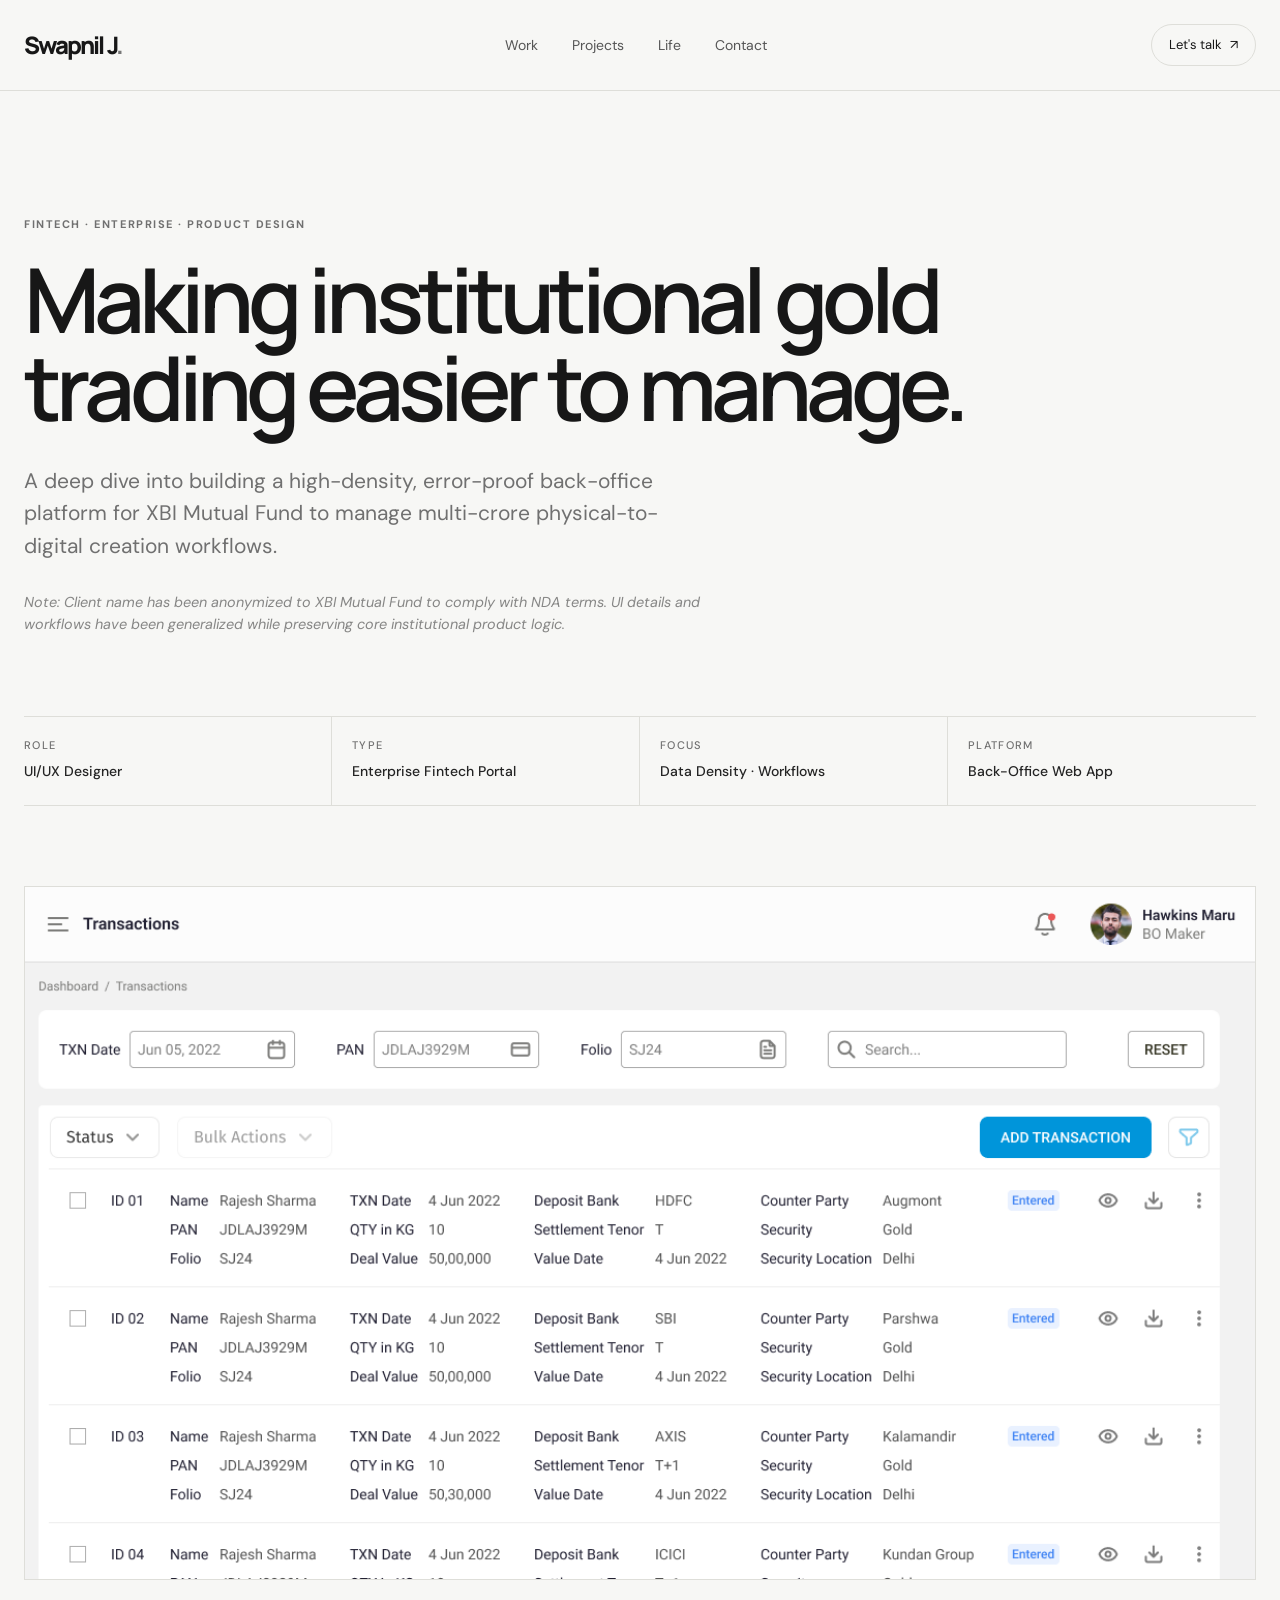
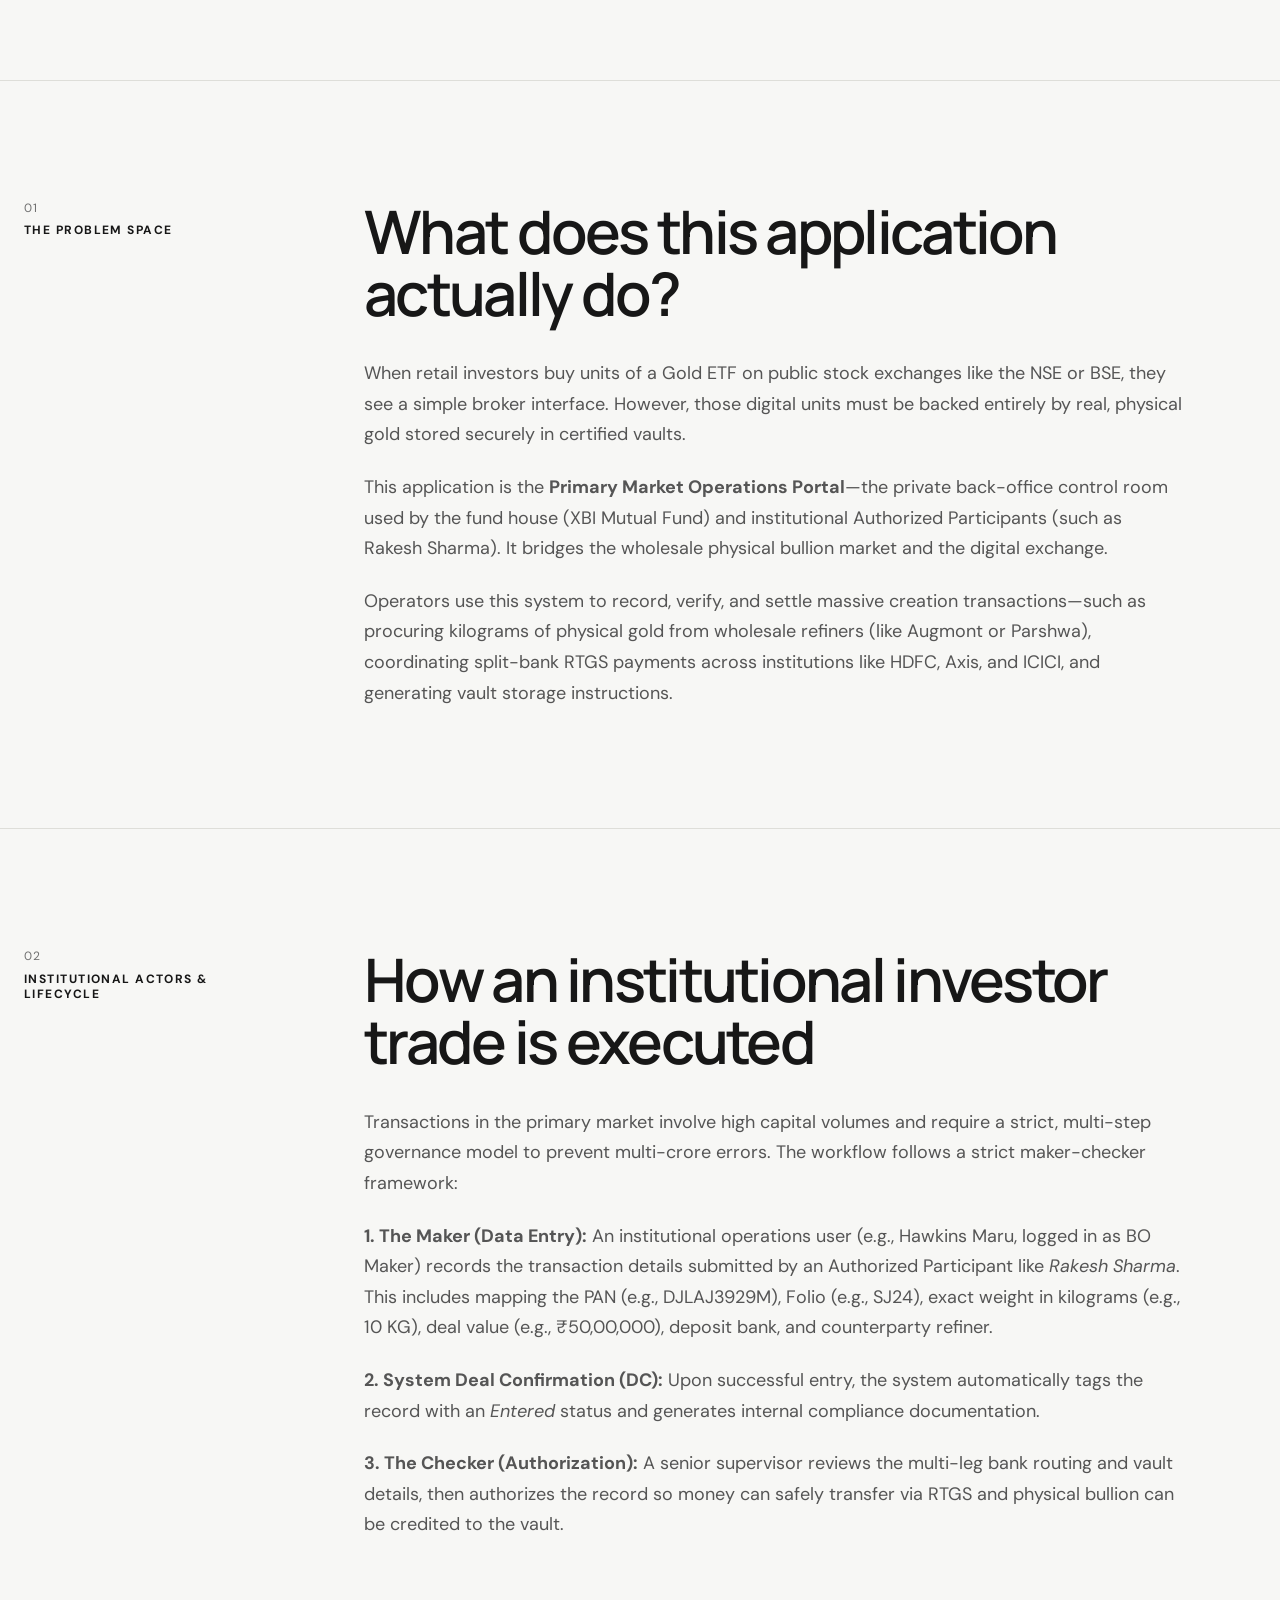
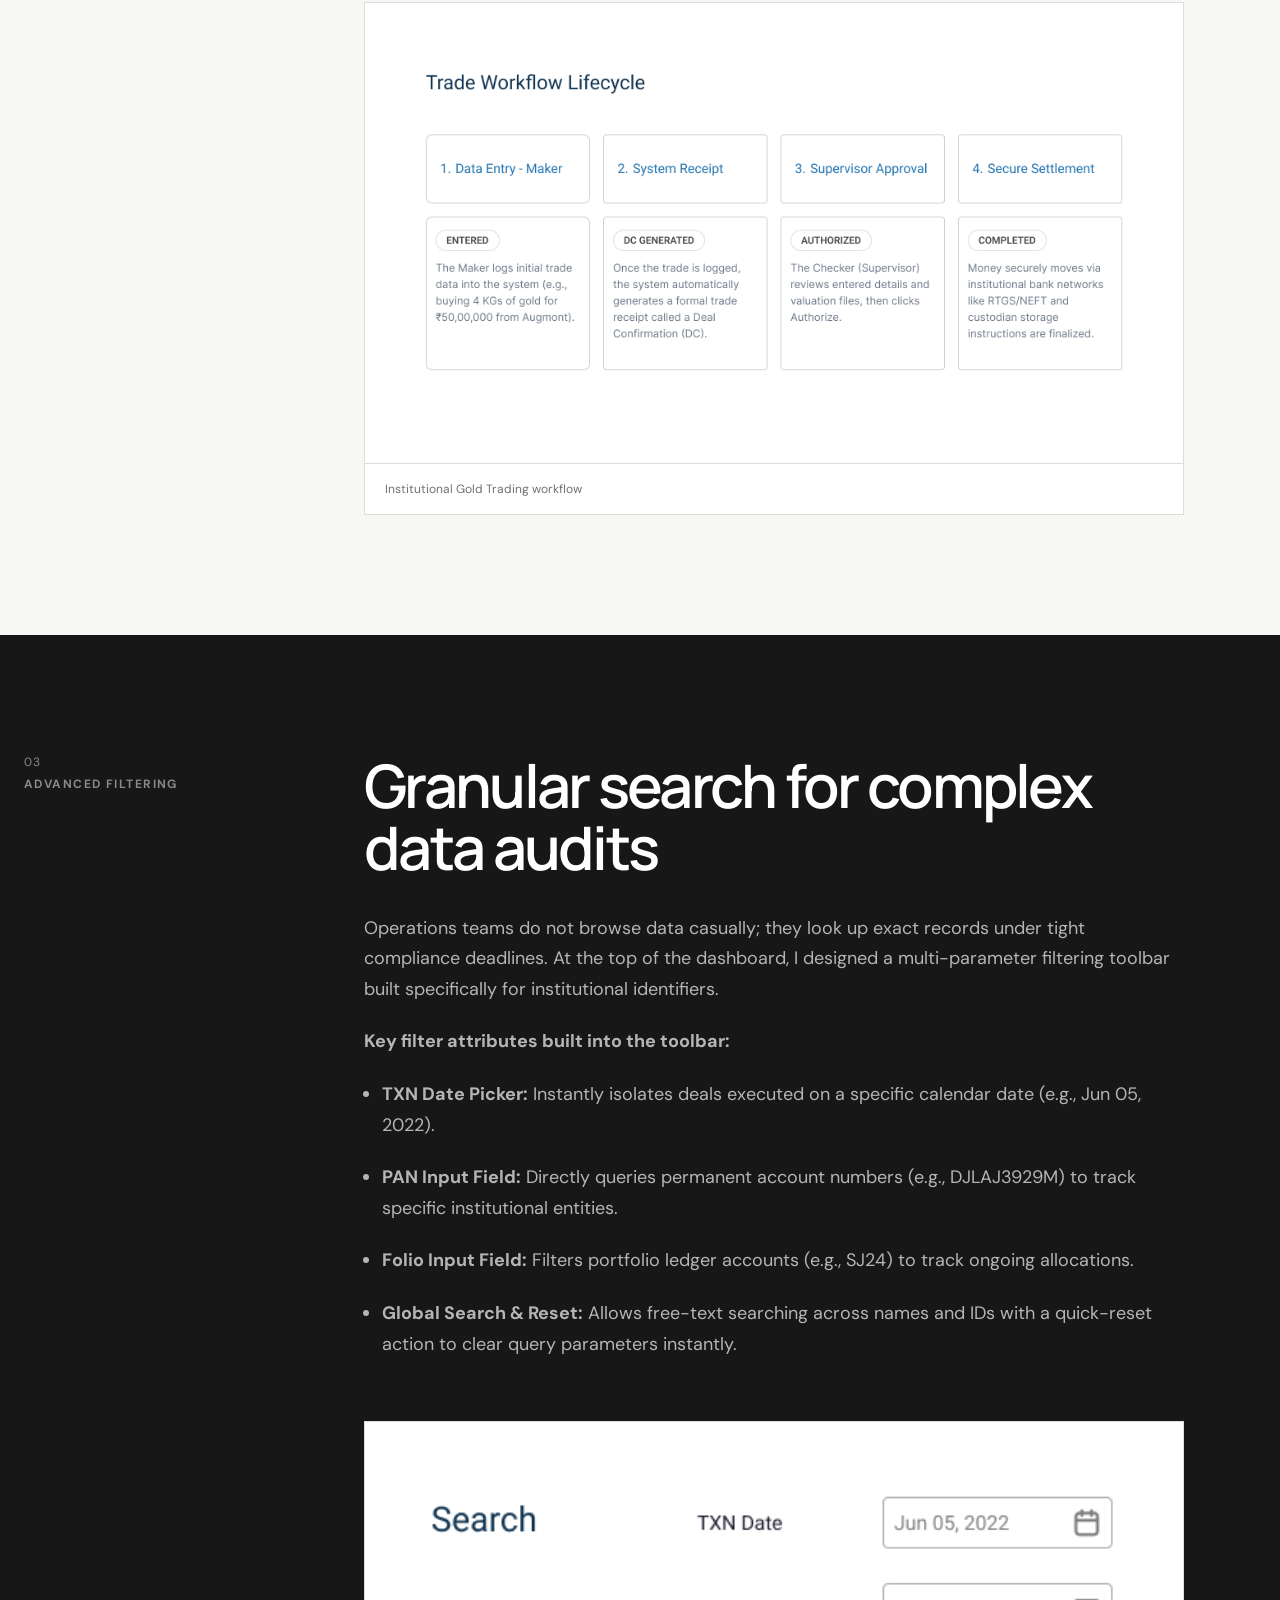
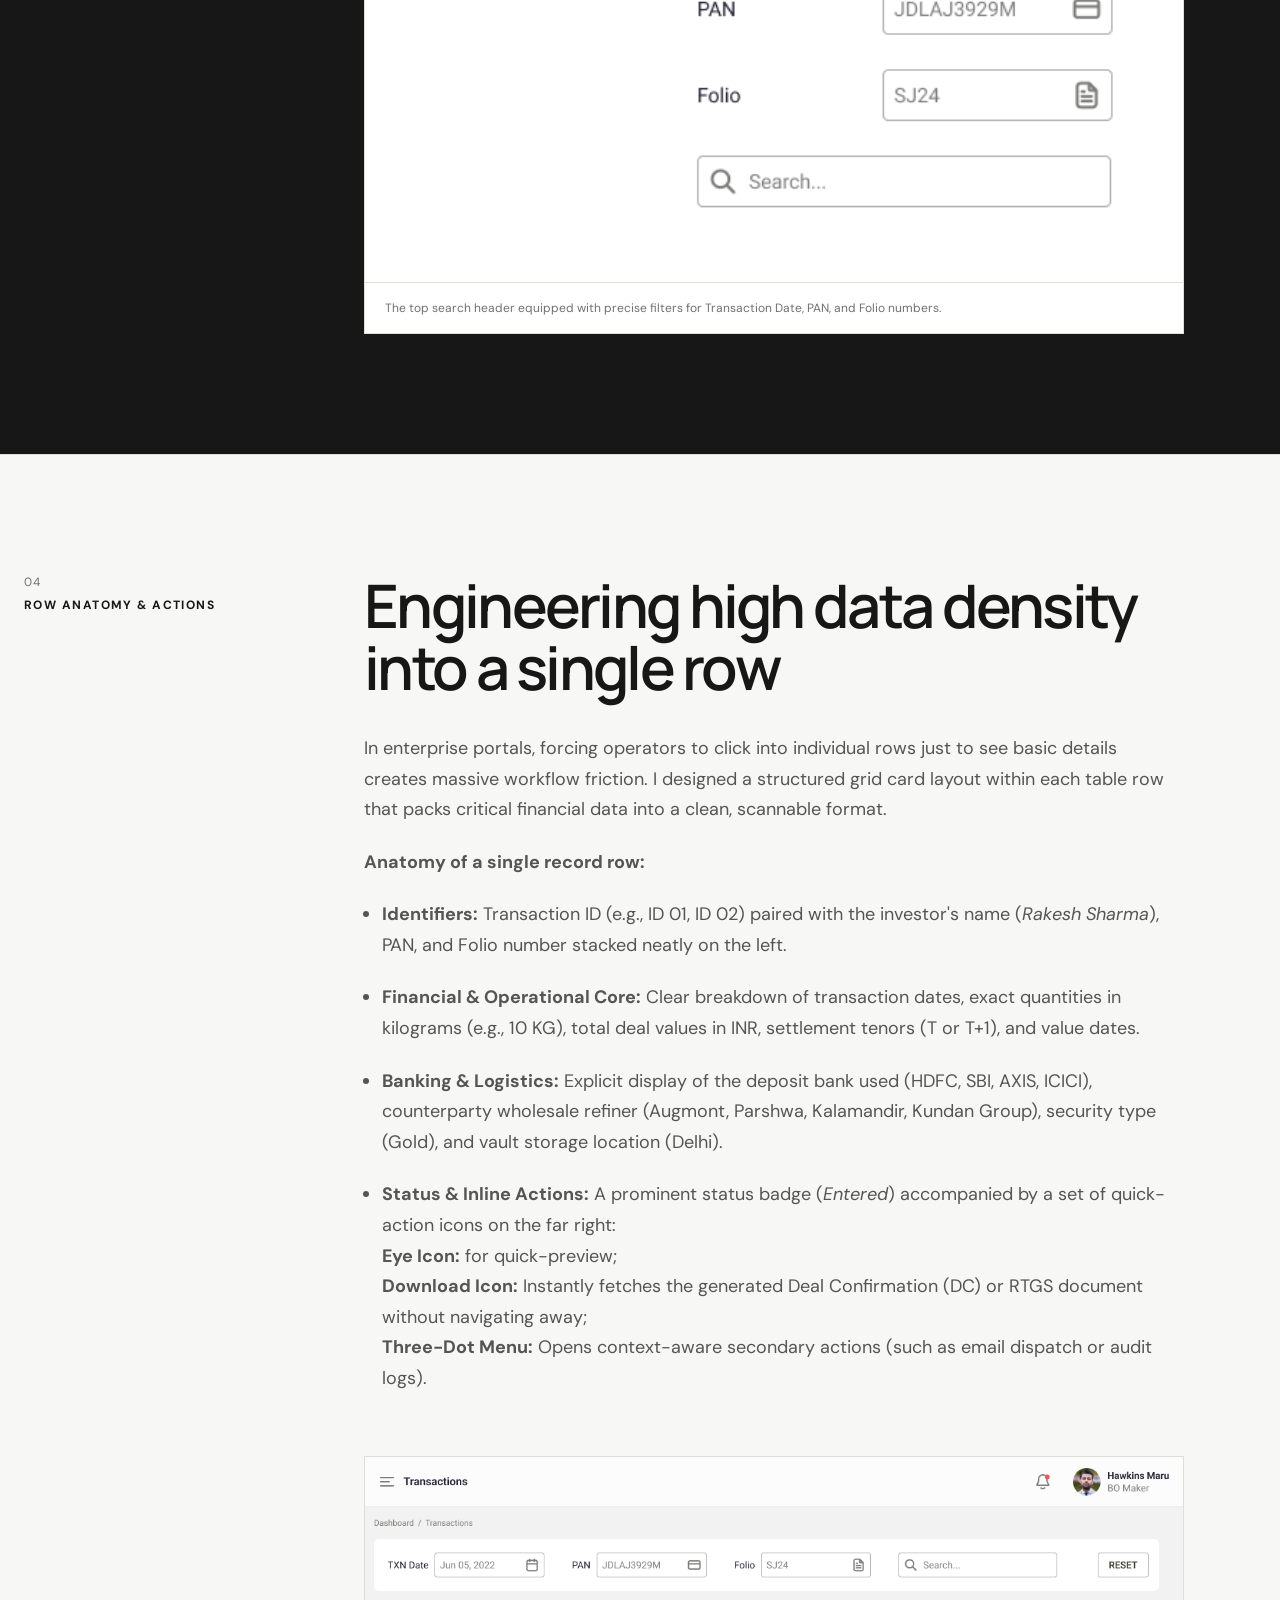
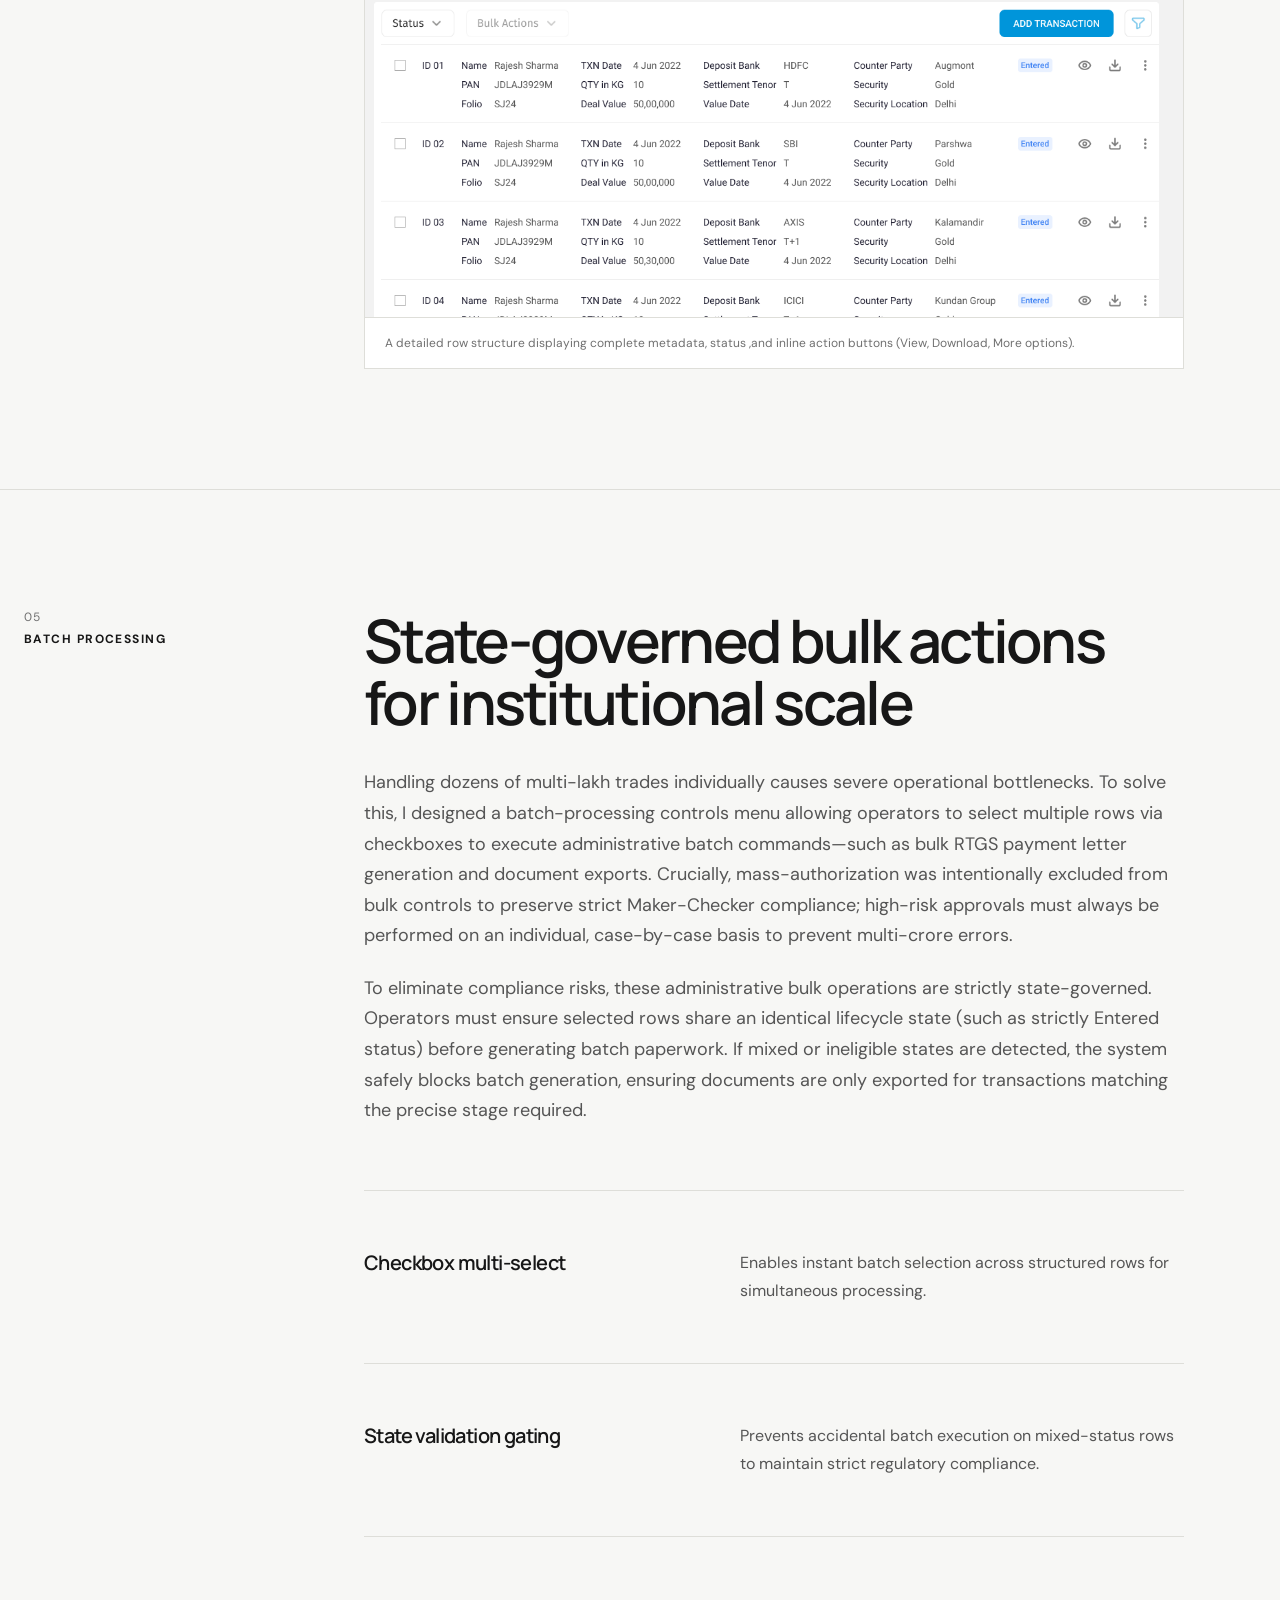
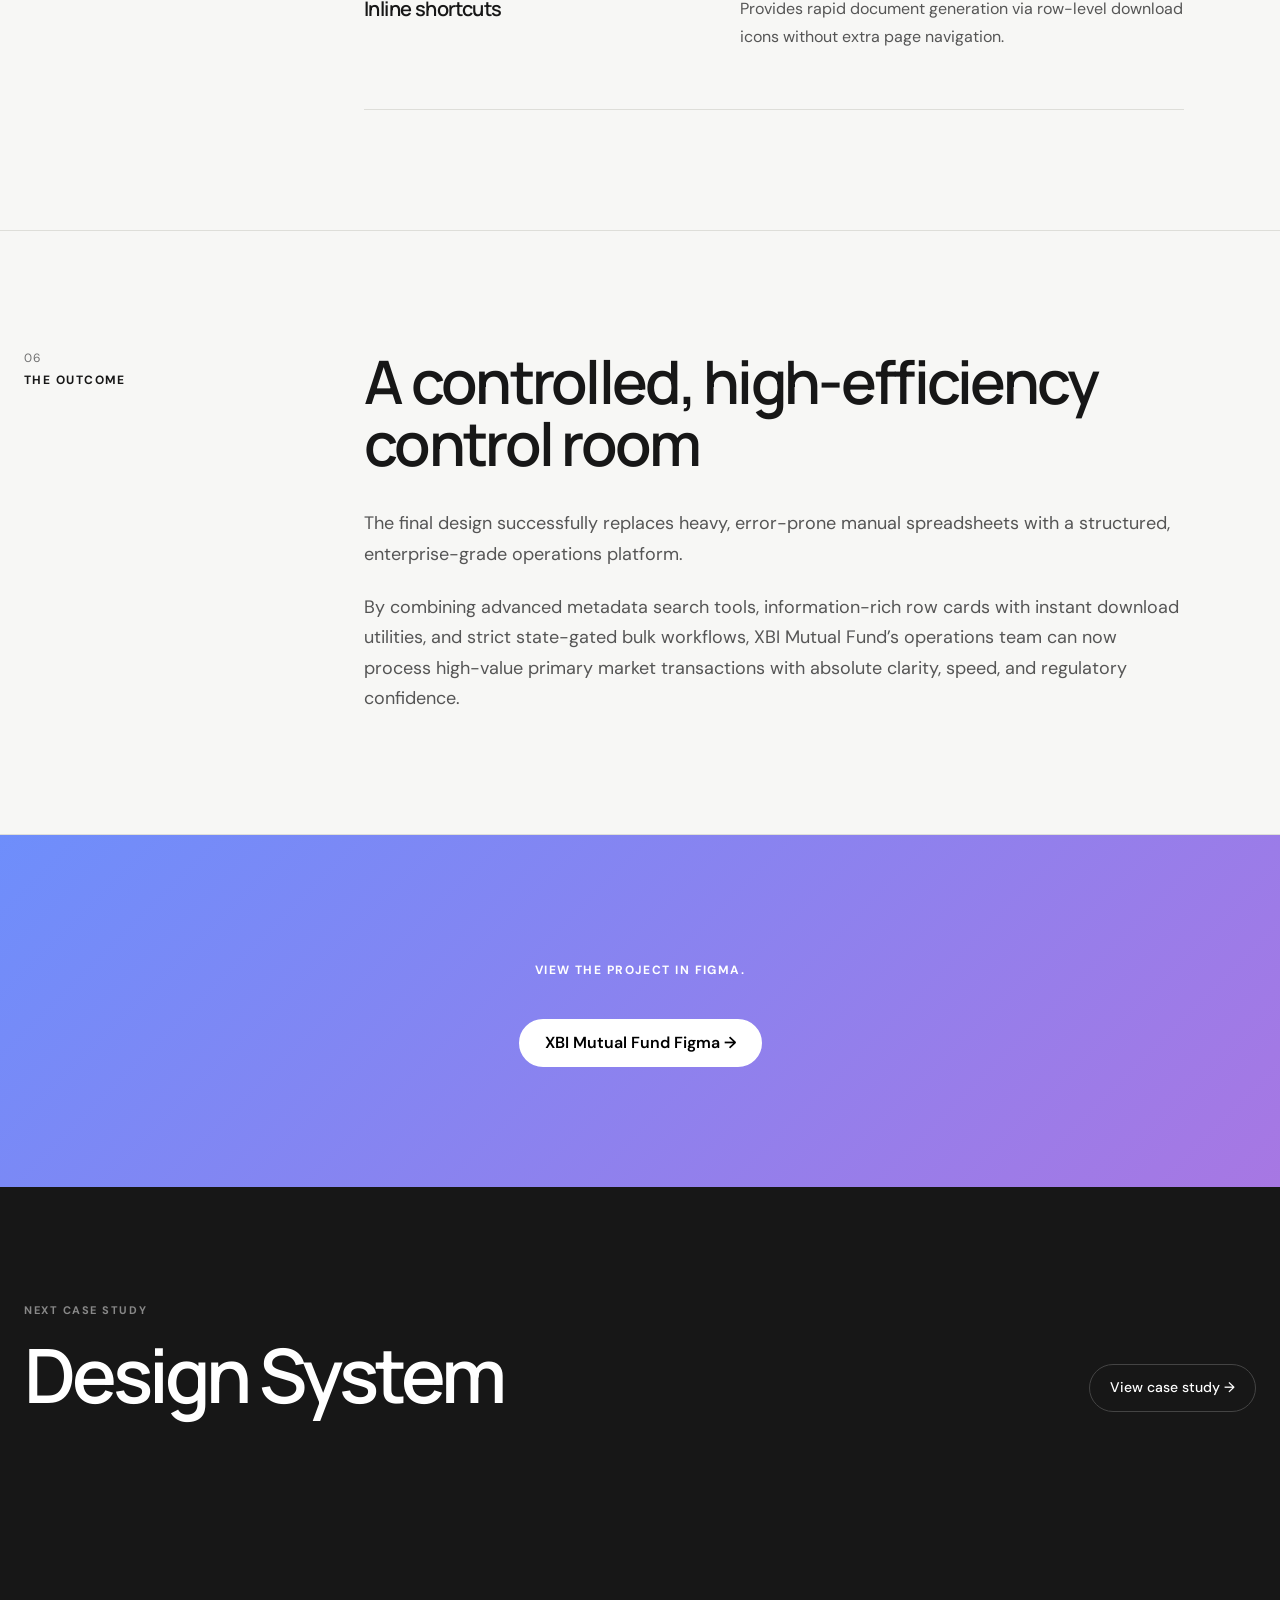
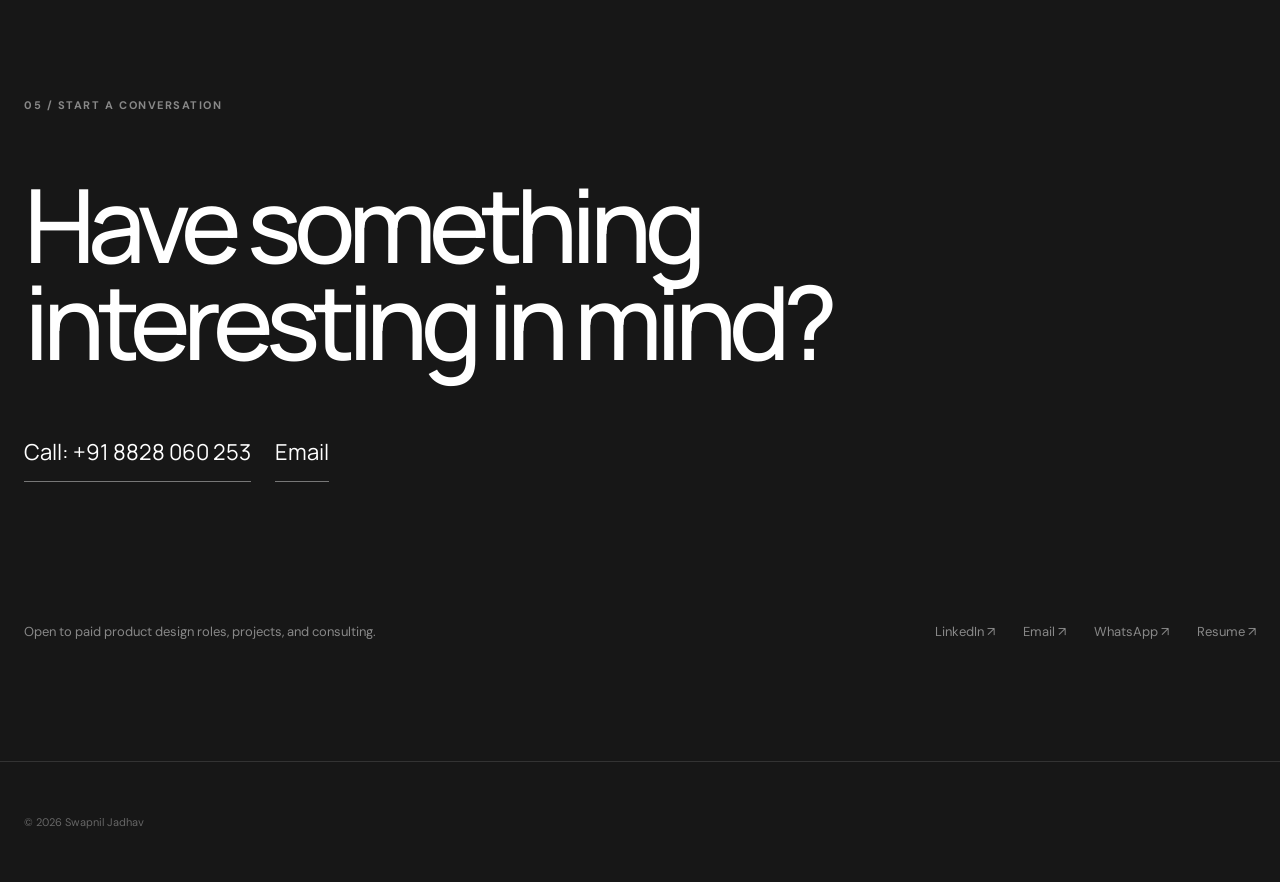
<file: xbi-mutual-fund.html>
<!DOCTYPE html>
<html lang="en">

<head>

    <meta charset="UTF-8">
    <meta name="viewport" content="width=device-width, initial-scale=1.0">

    <title>XBI Mutual Fund — Back-Office Operations Portal | UX Case Study | Swapnil Jadhav</title>

    <meta name="description"
        content="UX case study by Swapnil Jadhav — designing a high-density back-office operations portal for XBI Mutual Fund to manage institutional gold primary market transactions.">

    <link rel="preconnect" href="https://fonts.googleapis.com">
    <link rel="preconnect" href="https://fonts.gstatic.com" crossorigin>

    <link
        href="https://fonts.googleapis.com/css2?family=DM+Sans:wght@400;500;600;700&family=Manrope:wght@400;500;600;700&display=swap"
        rel="stylesheet">

    <link rel="stylesheet" href="css/style.css">
    <link rel="stylesheet" href="css/case-study.css">

</head>


<body>


    <!-- =====================================================
       SHARED HEADER
       Injected by js/components.js
  ====================================================== -->

    <div id="site-header"></div>


    <main>


        <!-- =====================================================
         HERO
    ====================================================== -->

        <header class="hero">

            <div class="container">

                <span class="eyebrow">
                    Fintech · Enterprise · Product Design
                </span>

                <h1>
                    Making institutional gold trading easier to manage. </h1>

                <p class="hero-intro">
                    A deep dive into building a high-density, error-proof back-office platform for XBI Mutual Fund
                    to manage multi-crore physical-to-digital creation workflows.
                </p>
                <!-- NDA Disclaimers -->
                <p class="nda-notice" style="font-size: 0.9rem;">
                    <em>Note: Client name has been anonymized to XBI Mutual Fund to comply with NDA terms. UI details
                        and workflows have been generalized while preserving core institutional product logic.</em>
                </p>


                <div class="hero-meta">

                    <div class="meta-item">
                        <span class="meta-label">Role</span>
                        <span class="meta-value">
                            UI/UX Designer
                        </span>
                    </div>

                    <div class="meta-item">
                        <span class="meta-label">Type</span>
                        <span class="meta-value">
                            Enterprise Fintech Portal
                        </span>
                    </div>

                    <div class="meta-item">
                        <span class="meta-label">Focus</span>
                        <span class="meta-value">
                            Data Density · Workflows
                        </span>
                    </div>

                    <div class="meta-item">
                        <span class="meta-label">Platform</span>
                        <span class="meta-value">
                            Back-Office Web App
                        </span>
                    </div>

                </div>


                <div class="hero-image reveal">

                    <img src="images/xbi/gold-xbi-transactions.png" alt="XBI Mutual Fund back-office operations portal">

                </div>

            </div>

        </header>


        <!-- =====================================================
         01 — CONTEXT & SYSTEM PURPOSE
    ====================================================== -->

        <section class="section-border">

            <div class="container section-grid">

                <div>

                    <div class="section-number">
                        01
                    </div>

                    <div class="section-label">
                        The problem space
                    </div>

                </div>


                <div class="content reveal">

                    <h2>
                        What does this application actually do?
                    </h2>

                    <p>
                        When retail investors buy units of a Gold ETF on public stock exchanges like the NSE or BSE,
                        they see a simple broker interface. However, those digital units must be backed entirely by
                        real, physical gold stored securely in certified vaults.
                    </p>

                    <p>
                        This application is the <strong>Primary Market Operations Portal</strong>—the private
                        back-office
                        control room used by the fund house (XBI Mutual Fund) and institutional Authorized Participants
                        (such as Rakesh Sharma). It bridges the wholesale physical bullion market and the digital
                        exchange.
                    </p>

                    <p>
                        Operators use this system to record, verify, and settle massive creation transactions—such as
                        procuring kilograms of physical gold from wholesale refiners (like Augmont or Parshwa),
                        coordinating
                        split-bank RTGS payments across institutions like HDFC, Axis, and ICICI, and generating vault
                        storage instructions.
                    </p>

                </div>

            </div>

        </section>


        <!-- =====================================================
         02 — INSTITUTIONAL WORKFLOW & ROLES
    ====================================================== -->

        <section class="section-border">

            <div class="container section-grid">

                <div>

                    <div class="section-number">
                        02
                    </div>

                    <div class="section-label">
                        Institutional actors & lifecycle
                    </div>

                </div>


                <div class="content reveal">

                    <h2>
                        How an institutional investor trade is executed
                    </h2>

                    <p>
                        Transactions in the primary market involve high capital volumes and require a strict, multi-step
                        governance model to prevent multi-crore errors. The workflow follows a strict maker-checker
                        framework:
                    </p>

                    <p>
                        <strong>1. The Maker (Data Entry):</strong> An institutional operations user (e.g., Hawkins
                        Maru, logged in as BO Maker)
                        records the transaction details submitted by an Authorized Participant like <em>Rakesh
                            Sharma</em>. This includes mapping
                        the PAN (e.g., DJLAJ3929M), Folio (e.g., SJ24), exact weight in kilograms (e.g., 10 KG), deal
                        value (e.g., ₹50,00,000),
                        deposit bank, and counterparty refiner.
                    </p>

                    <p>
                        <strong>2. System Deal Confirmation (DC):</strong> Upon successful entry, the system
                        automatically tags the record
                        with an <em>Entered</em> status and generates internal compliance documentation.
                    </p>

                    <p>
                        <strong>3. The Checker (Authorization):</strong> A senior supervisor reviews the multi-leg bank
                        routing and vault details,
                        then authorizes the record so money can safely transfer via RTGS and physical bullion can be
                        credited to the vault.
                    </p>


                    <div class="showcase">

                        <img src="images/xbi/gold-trade-workflow.png"
                            alt="XBI Mutual Fund institutional transaction workflow">

                        <div class="caption">
                            Institutional Gold Trading workflow
                        </div>

                    </div>

                </div>

            </div>

        </section>


        <!-- =====================================================
         03 — PRECISION UI: THE SEARCH & FILTER BAR
    ====================================================== -->

        <section class="dark-section">

            <div class="container section-grid">

                <div>

                    <div class="section-number">
                        03
                    </div>

                    <div class="section-label">
                        Advanced filtering
                    </div>

                </div>


                <div class="content reveal">

                    <h2>
                        Granular search for complex data audits
                    </h2>

                    <p>
                        Operations teams do not browse data casually; they look up exact records under tight compliance
                        deadlines.
                        At the top of the dashboard, I designed a multi-parameter filtering toolbar built specifically
                        for institutional identifiers.
                    </p>

                    <p>
                        <strong>Key filter attributes built into the toolbar:</strong>
                    <ul>
                        <li><strong>TXN Date Picker:</strong> Instantly isolates deals executed on a specific calendar
                            date (e.g., Jun 05, 2022).</li>
                        <li><strong>PAN Input Field:</strong> Directly queries permanent account numbers (e.g.,
                            DJLAJ3929M) to track specific institutional entities.</li>
                        <li><strong>Folio Input Field:</strong> Filters portfolio ledger accounts (e.g., SJ24) to track
                            ongoing allocations.</li>
                        <li><strong>Global Search & Reset:</strong> Allows free-text searching across names and IDs with
                            a quick-reset action to clear query parameters instantly.</li>
                    </ul>
                    </p>


                    <div class="showcase">

                        <img src="images/xbi/search.png" alt="XBI Mutual Fund search and filter toolbar">

                        <div class="caption">
                            The top search header equipped with precise filters for Transaction Date, PAN, and Folio
                            numbers.
                        </div>

                    </div>

                </div>

            </div>

        </section>


        <!-- =====================================================
         04 — HIGH-DENSITY ROW DESIGN & ACTIONS
    ====================================================== -->

        <section class="section-border">

            <div class="container section-grid">

                <div>

                    <div class="section-number">
                        04
                    </div>

                    <div class="section-label">
                        Row anatomy & actions
                    </div>

                </div>


                <div class="content reveal">

                    <h2>
                        Engineering high data density into a single row
                    </h2>

                    <p>
                        In enterprise portals, forcing operators to click into individual rows just to see basic details
                        creates massive workflow friction.
                        I designed a structured grid card layout within each table row that packs critical financial
                        data into a clean, scannable format.
                    </p>

                    <p>
                        <strong>Anatomy of a single record row:</strong>
                    <ul>
                        <li><strong>Identifiers:</strong> Transaction ID (e.g., ID 01, ID 02) paired with the investor's
                            name (<em>Rakesh Sharma</em>),
                            PAN, and Folio number stacked neatly on the left.</li>
                        <li><strong>Financial & Operational Core:</strong> Clear breakdown of transaction dates, exact
                            quantities in kilograms (e.g., 10 KG),
                            total deal values in INR, settlement tenors (T or T+1), and value dates.</li>
                        <li><strong>Banking & Logistics:</strong> Explicit display of the deposit bank used (HDFC, SBI,
                            AXIS, ICICI),
                            counterparty wholesale refiner (Augmont, Parshwa, Kalamandir, Kundan Group), security type
                            (Gold), and vault storage location (Delhi).</li>
                        <li><strong>Status & Inline Actions:</strong> A prominent status badge (<em>Entered</em>)
                            accompanied by a set of quick-action icons on the far right: <br><strong>Eye Icon:</strong>
                            for
                            quick-preview;
                            <br><strong>Download Icon:</strong> Instantly fetches the generated Deal Confirmation
                            (DC) or RTGS document without navigating away; <br><strong>Three-Dot Menu:</strong> Opens
                            context-aware
                            secondary
                            actions (such as
                            email dispatch or audit logs).

                        </li>
                    </ul>
                    </p>


                    <div class="showcase">

                        <img src="images/xbi/gold-xbi-transactions.png"
                            alt="XBI Mutual Fund high-density row design with quick actions">

                        <div class="caption">
                            A detailed row structure displaying complete metadata, status ,and inline
                            action buttons (View, Download, More options).
                        </div>

                    </div>

                </div>

            </div>

        </section>


        <!-- =====================================================
         05 — BULK OPERATIONS & STATE SAFETY
    ====================================================== -->

        <section class="section-border">

            <div class="container section-grid">

                <div>

                    <div class="section-number">
                        05
                    </div>

                    <div class="section-label">
                        Batch processing
                    </div>

                </div>


                <div class="content reveal">

                    <h2>
                        State-governed bulk actions for institutional scale
                    </h2>

                    <p>
                        Handling dozens of multi-lakh trades individually causes severe operational bottlenecks. To
                        solve this, I designed a batch-processing controls menu allowing operators to select multiple
                        rows via checkboxes to execute administrative batch commands—such as bulk RTGS payment letter
                        generation and document exports. Crucially, mass-authorization was intentionally excluded from
                        bulk controls to preserve strict Maker-Checker compliance; high-risk approvals must always be
                        performed on an individual, case-by-case basis to prevent multi-crore errors.
                    </p>

                    <p>
                        To eliminate compliance risks, these administrative bulk operations are strictly state-governed.
                        Operators must ensure selected rows share an identical lifecycle state (such as strictly Entered
                        status) before generating batch paperwork. If mixed or ineligible states are detected, the
                        system safely blocks batch generation, ensuring documents are only exported for transactions
                        matching the precise stage required.
                    </p>


                    <div class="decision-list">


                        <div class="decision">

                            <div>
                                <h3>
                                    Checkbox multi-select
                                </h3>
                            </div>

                            <div>
                                <p>
                                    Enables instant batch selection across structured rows for simultaneous processing.
                                </p>
                            </div>

                        </div>


                        <div class="decision">

                            <div>
                                <h3>
                                    State validation gating
                                </h3>
                            </div>

                            <div>
                                <p>
                                    Prevents accidental batch execution on mixed-status rows to maintain strict
                                    regulatory compliance.
                                </p>
                            </div>

                        </div>


                        <div class="decision">

                            <div>
                                <h3>
                                    Inline shortcuts
                                </h3>
                            </div>

                            <div>
                                <p>
                                    Provides rapid document generation via row-level download icons without extra page
                                    navigation.
                                </p>
                            </div>

                        </div>


                    </div>


                    <!-- <div class="showcase">

                        <img src="assets/xbi-mutual-fund/xbi-bulk-actions.png" alt="XBI Mutual Fund bulk action system">

                        <div class="caption">
                            The bulk actions dropdown menu allowing safe, multi-row batch execution.
                        </div>

                    </div> -->

                </div>

            </div>

        </section>


        <!-- =====================================================
         06 — FINAL EXPERIENCE & IMPACT
    ====================================================== -->

        <section class="section-border">

            <div class="container section-grid">

                <div>

                    <div class="section-number">
                        06
                    </div>

                    <div class="section-label">
                        The outcome
                    </div>

                </div>


                <div class="content reveal">

                    <h2>
                        A controlled, high-efficiency control room
                    </h2>

                    <p>
                        The final design successfully replaces heavy, error-prone manual spreadsheets with a structured,
                        enterprise-grade operations platform.
                    </p>

                    <p>
                        By combining advanced metadata search tools, information-rich row cards with instant download
                        utilities,
                        and strict state-gated bulk workflows, XBI Mutual Fund’s operations team can now process
                        high-value primary market
                        transactions with absolute clarity, speed, and regulatory confidence.
                    </p>


                    <!-- <div class="showcase">

                        <img src="assets/xbi-mutual-fund/xbi-final.png"
                            alt="Final XBI Mutual Fund back-office operations interface">

                        <div class="caption">
                            The completed operations portal interface balancing high data density with smooth, intuitive
                            human-computer interaction.
                        </div>

                    </div> -->

                </div>

            </div>

        </section>

        <section class="section-border gradient-bg">

            <div class="container section-grid figma-link-wrapper">

                <div>



                    <div class="section-label">
                        View the project in Figma.
                    </div>

                </div>


                <div class="content reveal">


                    <a href="https://www.figma.com/proto/35tGf4dWUPjzdbBFLlga0W/Admin-SBI?node-id=1-2&t=S95iLo2fh5irGDKv-1&scaling=min-zoom&content-scaling=fixed&page-id=0%3A1&starting-point-node-id=1%3A2"
                        target="_blank" class="nav-cta cta-btn">
                        XBI Mutual Fund Figma →
                    </a>

                </div>

            </div>

        </section>



        <!-- =====================================================
         NEXT PROJECT
    ====================================================== -->

        <section class="next-project">

            <div class="container next-project-inner">

                <div>

                    <span class="eyebrow">
                        Next case study
                    </span>

                    <h2>
                        Design System </h2>

                </div>


                <a href="https://www.figma.com/proto/EohnZmKZUAjL3pbZVnr8fR/Summary.?node-id=2-9&p=f&t=REsIYYH1zsabf9Qv-1&scaling=min-zoom&content-scaling=fixed&page-id=0%3A1&starting-point-node-id=2%3A9"
                    class="next-link" target="_blank">
                    View case study →
                </a>

            </div>

        </section>


    </main>


    <!-- =====================================================
       SHARED CONTACT
       Injected by js/components.js
  ====================================================== -->

    <div id="site-contact"></div>


    <!-- =====================================================
       SHARED FOOTER
       Injected by js/components.js
  ====================================================== -->

    <div id="site-footer"></div>


    <!-- =====================================================
       SHARED COMPONENTS
  ====================================================== -->

    <script src="js/components.js"></script>


    <!-- =====================================================
       PAGE JAVASCRIPT
  ====================================================== -->

    <script>

        const revealElements =
            document.querySelectorAll(".reveal");

        const observer =
            new IntersectionObserver(
                (entries) => {

                    entries.forEach((entry) => {

                        if (entry.isIntersecting) {

                            entry.target.classList.add("visible");

                            observer.unobserve(entry.target);

                        }

                    });

                },
                {
                    threshold: 0.12
                }
            );


        revealElements.forEach((element) => {
            observer.observe(element);
        });

    </script>


</body>

</html>
</file>
<file: css/style.css>
/* =====================================================
   RESET
===================================================== */

* {
  margin: 0;
  padding: 0;
  box-sizing: border-box;
}


html {
  scroll-behavior: smooth;
}


body {
  font-family: "DM Sans", sans-serif;
  background: #f7f7f5;
  color: #171717;
  line-height: 1.5;
}


img {
  width: 100%;
  display: block;
}


a {
  color: inherit;
  text-decoration: none;
}


button {
  font: inherit;
}



/* =====================================================
   VARIABLES
===================================================== */

:root {

  --background: #f7f7f5;

  --text: #171717;

  --muted: #707070;

  --border: #deded9;

  --dark: #171717;

  --container: 1240px;

  --section-space: 150px;

}



/* =====================================================
   GLOBAL
===================================================== */

.container {

  width: min(calc(100% - 64px),
      var(--container));

  margin: 0 auto;

}


.section {

  padding: var(--section-space) 0;

}


.eyebrow {

  display: inline-flex;

  align-items: center;

  gap: 8px;

  font-size: 12px;

  font-weight: 600;

  letter-spacing: .08em;

  text-transform: uppercase;

  color: var(--muted);

}



/* =====================================================
   HEADER
===================================================== */

.site-header {

  position: absolute;

  top: 0;

  left: 0;

  width: 100%;

  z-index: 100;

}


.nav-wrapper {

  height: 90px;

  display: flex;

  align-items: center;

  justify-content: space-between;

}


.logo {

  font-family: "Manrope", sans-serif;

  font-size: 24px;

  font-weight: 800;

  letter-spacing: -.08em;

}


.logo span {

  color: #777;

}


.main-nav {

  display: flex;

  gap: 34px;

}


.main-nav a {

  font-size: 14px;

  color: #555;

  transition: color .25s ease;

}


.main-nav a:hover {

  color: #000;

}


.nav-cta {

  display: flex;

  align-items: center;

  gap: 8px;

  padding: 10px 17px;

  border: 1px solid var(--border);

  border-radius: 100px;

  font-size: 13px;

  transition: all .25s ease;

}


.nav-cta:hover {

  background: #171717;

  color: #fff;

  border-color: #171717;

}


.menu-toggle {

  display: none;

  border: 0;

  background: none;

  cursor: pointer;

}


.menu-toggle span {

  display: block;

  width: 24px;

  height: 1px;

  margin: 6px 0;

  background: #171717;

}



/* =====================================================
   HERO
===================================================== */

.hero {

  min-height: 100vh;

  padding: 180px 0 100px;

  display: flex;

  align-items: center;

}


.hero-top {

  display: flex;

  align-items: center;

  justify-content: space-between;

  margin-bottom: 64px;

}


.availability {

  display: flex;

  align-items: center;

  gap: 8px;

  color: var(--muted);

  font-size: 12px;

}


.status-dot {

  width: 7px;

  height: 7px;

  border-radius: 50%;

  background: #3c9b58;

}


.hero h1 {

  max-width: 1100px;

  font-family: "Manrope", sans-serif;

  font-size: clamp(48px,
      7.2vw,
      106px);

  font-weight: 500;

  line-height: .98;

  letter-spacing: -.065em;

}


.hero h1 span,
.section-heading h2 span {

  color: #8c8c8c;

}


.hero-bottom {

  display: flex;

  align-items: flex-end;

  justify-content: space-between;

  gap: 50px;

  margin-top: 70px;

}


.hero-description {

  max-width: 470px;

  color: #656565;

  font-size: 17px;

  line-height: 1.65;

}


.text-link {

  display: flex;

  align-items: center;

  gap: 15px;

  padding-bottom: 8px;

  border-bottom: 1px solid #222;

  font-size: 14px;

  font-weight: 600;

}



/* =====================================================
   SECTION HEADINGS
===================================================== */

.section-heading {

  display: grid;

  /* grid-template-columns:
    minmax(0, 1fr) 360px; */
  grid-template-columns: 1fr;


  gap: 36px;

  margin-bottom: 64px;

}


.section-heading h2 {

  margin-top: 24px;

  font-family: "Manrope", sans-serif;

  font-size: clamp(42px,
      5vw,
      70px);

  font-weight: 500;

  line-height: 1;

  letter-spacing: -.055em;

}


.section-heading>p {

  align-self: end;

  color: var(--muted);

  font-size: 15px;

  line-height: 1.7;

}



/* =====================================================
   SELECTED WORK
===================================================== */

.work-section {

  border-top: 1px solid var(--border);

}


.project-card {

  margin-bottom: 110px;

}


.project-image {

  position: relative;

  display: block;

  overflow: hidden;

  aspect-ratio: 16 / 9;

  border-radius: 4px;

}


.project-placeholder {

  width: 100%;

  height: 100%;

  display: flex;

  flex-direction: column;

  align-items: center;

  justify-content: center;

  transition:
    transform .6s cubic-bezier(.2, .7, .2, 1);

}


.project-placeholder span {

  font-family: "Manrope", sans-serif;

  font-size: clamp(35px,
      5vw,
      75px);

  font-weight: 700;

  letter-spacing: -.06em;

}


.project-placeholder small {

  margin-top: 8px;

  font-size: 12px;

  text-transform: uppercase;

  letter-spacing: .1em;

  opacity: .55;

}


.project-ranger {

  background: #e5e5e0;

}


.project-fno {

  background: #deded9;

}


.project-investment {

  background: #d7d7d2;

}


.project-image:hover .project-placeholder {

  transform: scale(1.025);

}


.project-arrow {

  position: absolute;

  top: 24px;

  right: 24px;

  width: 46px;

  height: 46px;

  /* display: grid; */

  display: none;
  place-items: center;

  background: rgba(255, 255, 255, .9);

  border-radius: 50%;

  font-size: 20px;

  transition:
    transform .3s ease;

}


.project-image:hover .project-arrow {

  transform: rotate(45deg);

}


.project-info {

  display: flex;

  justify-content: space-between;
  align-items: flex-end;

  gap: 40px;

  padding-bottom: 32px;

}


.project-number {

  font-size: 11px;

  color: #888;

}


.project-info h3 {

  margin-top: 10px;

  font-family: "Manrope", sans-serif;

  font-size: 34px;

  font-weight: 600;

  letter-spacing: -.04em;

}


.project-info p {

  max-width: 520px;

  margin-top: 8px;

  color: var(--muted);

  font-size: 15px;

}


.project-meta {

  display: flex;

  align-items: flex-start;

  gap: 8px;

  flex-wrap: wrap;

}


.project-meta span {

  padding: 7px 11px;

  border: 1px solid var(--border);

  border-radius: 100px;

  color: #666;

  font-size: 11px;

}



/* =====================================================
   WEEKEND EXPERIMENTS
===================================================== */

.experiments-section {

  background: #171717;

  color: #fff;

}


.experiments-section .eyebrow {

  color: #929292;

}


.experiments-section .section-heading>p {

  color: #929292;

}


.experiments-grid {

  display: grid;

  grid-template-columns:
    repeat(3, 1fr);

  gap: 18px;

}


.experiment-card {

  display: block;

}


.experiment-visual {

  aspect-ratio: 1 / 1;

  display: flex;

  align-items: flex-end;

  justify-content: flex-start;

  /* padding: 25px; */

  transition:
    transform .5s cubic-bezier(.2, .7, .2, 1);

}


.experiment-card:hover .experiment-visual {

  transform: translateY(-7px);

}


.experiment-visual span {

  font-size: 12px;

  opacity: .55;

}


.experiment-one {

  background: #343434;

}


.experiment-two {

  background: #414141;

}


.experiment-three {

  background: #292929;

}


.experiment-content {

  display: flex;

  justify-content: space-between;

  padding-top: 20px;

}


.experiment-type {

  display: block;

  margin-bottom: 5px;

  color: #888;

  font-size: 11px;

  text-transform: uppercase;

  letter-spacing: .08em;

}


.experiment-content h3 {

  font-family: "Manrope", sans-serif;

  font-size: 21px;

  font-weight: 500;

}


.card-arrow {

  font-size: 18px;
  display: none;
}



/* =====================================================
   LIFE
===================================================== */

.life-section {

  border-bottom: 1px solid var(--border);

}


.life-grid {

  display: grid;

  grid-template-columns:
    1.5fr 1fr 1fr;

  gap: 14px;

}


.life-image {

  overflow: hidden;

  aspect-ratio: 4 / 5;

}


.image-placeholder {

  width: 100%;

  height: 100%;

  display: flex;

  align-items: flex-end;

  padding: 24px;

  background: #deded9;

  color: #666;

  font-family: "Manrope", sans-serif;

  font-size: 18px;

}



/* =====================================================
   TESTIMONIALS
===================================================== */

.testimonial-list {

  border-top: 1px solid var(--border);

}


.testimonial {

  display: grid;

  grid-template-columns:
    80px 1fr 250px;

  gap: 30px;

  padding: 45px 0;

  border-bottom: 1px solid var(--border);

}


.quote-mark {

  font-family: Georgia, serif;

  font-size: 50px;

  line-height: 1;

}


.testimonial blockquote {

  max-width: 720px;

  font-family: "Manrope", sans-serif;

  font-size: 23px;

  line-height: 1.45;

  letter-spacing: -.025em;

}


.testimonial-person {

  display: flex;

  flex-direction: column;

  align-self: end;

  gap: 4px;

  font-size: 13px;

}


.testimonial-person span {

  color: var(--muted);

}



/* =====================================================
   CONTACT
===================================================== */

.contact-section {

  padding: 170px 0 120px;

  background: #171717;

  color: #fff;

}


.contact-section .eyebrow {

  color: #888;

}


.contact-section h2 {

  max-width: 900px;

  margin-top: 40px;

  font-family: "Manrope", sans-serif;

  font-size: clamp(55px,
      8vw,
      110px);

  font-weight: 500;

  line-height: .95;

  letter-spacing: -.07em;

}


.contact-link {

  display: inline-flex;

  align-items: center;

  gap: 20px;

  margin-top: 65px;

  padding-bottom: 12px;

  border-bottom: 1px solid #777;

  font-family: "Manrope", sans-serif;

  font-size: 22px;

}


.contact-link span {

  transition:
    transform .25s ease;

}


.contact-link:hover span {

  transform:
    translate(5px, -5px);

}


.contact-bottom {

  display: flex;

  justify-content: space-between;

  gap: 50px;

  margin-top: 140px;

  color: #888;

  font-size: 13px;

}


.contact-bottom p {

  max-width: 360px;

}


.social-links {

  display: flex;

  gap: 28px;

}


.social-links a:hover {

  color: #fff;

}



/* =====================================================
   FOOTER
===================================================== */

.site-footer {

  background: #171717;

  color: #fff;

  border-top: 1px solid #333;

}


.footer-inner {

  min-height: 120px;

  display: flex;

  align-items: center;

  justify-content: space-between;

  gap: 30px;

}


.footer-inner p {

  margin-top: 8px;

  color: #777;

  font-size: 11px;

}


.footer-inner>span {

  color: #666;

  font-size: 11px;

}


.back-top {

  color: #999;

  font-size: 12px;

}



/* =====================================================
   SCROLL REVEAL
===================================================== */

.reveal {

  opacity: 0;

  transform: translateY(25px);

  transition:
    opacity .7s ease,
    transform .7s ease;

}


.reveal.is-visible {

  opacity: 1;

  transform: none;

}



/* =====================================================
   MOBILE
===================================================== */

@media (max-width: 800px) {


  .container {

    width:
      min(calc(100% - 36px),
        var(--container));

  }


  .section {

    padding: 95px 0;

  }


  .main-nav,
  .nav-cta {

    display: none;

  }


  .menu-toggle {

    display: block;

  }


  .hero {

    min-height: auto;

    padding:
      145px 0 90px;

  }


  .hero-top {

    flex-direction: column;

    align-items: flex-start;

    gap: 18px;

    margin-bottom: 50px;

  }


  .hero h1 {

    font-size:
      clamp(48px,
        13vw,
        72px);

  }


  .hero-bottom {

    display: block;

    margin-top: 45px;

  }


  .hero-description {

    font-size: 15px;

  }


  .text-link {

    width: fit-content;

    margin-top: 35px;

  }


  .section-heading {

    display: block;

    margin-bottom: 55px;

  }


  .section-heading h2 {

    font-size: 48px;

  }


  .section-heading>p {

    max-width: 450px;

    margin-top: 30px;

  }


  .project-card {

    margin-bottom: 75px;

  }


  .project-info {

    display: block;

  }


  .project-info h3 {

    font-size: 28px;

  }


  .project-meta {

    margin-top: 20px;

  }


  .experiments-grid {

    grid-template-columns: 1fr;

    gap: 50px;

  }


  .experiment-visual {

    aspect-ratio: 1.2 / 1;

  }


  .life-grid {

    grid-template-columns:
      1fr 1fr;

  }


  .life-large {

    grid-column:
      span 2;

  }


  .testimonial {

    grid-template-columns:
      35px 1fr;

    gap: 15px;

  }


  .testimonial blockquote {

    font-size: 19px;

  }


  .testimonial-person {

    grid-column: 2;

    margin-top: 15px;

  }


  .contact-section {

    padding:
      110px 0 90px;

  }


  .contact-section h2 {

    font-size: 60px;

  }


  .contact-bottom {

    display: block;

    margin-top: 90px;

  }


  .social-links {

    flex-wrap: wrap;

    margin-top: 35px;

  }


  .footer-inner {

    flex-direction: column;

    align-items: flex-start;

    padding: 35px 0;

  }

}


/* =====================================================
   CASE STUDY — RANGER
===================================================== */

.case-hero {
  padding: 180px 0 100px;
  border-bottom: 1px solid var(--border);
}

.case-meta {
  display: flex;
  align-items: center;
  gap: 10px;
  margin-bottom: 45px;
  color: var(--muted);
  font-size: 11px;
  font-weight: 600;
  letter-spacing: .08em;
  text-transform: uppercase;
}

.meta-dot {
  width: 4px;
  height: 4px;
  border-radius: 50%;
  background: #aaa;
}

.case-title {
  max-width: 1050px;
  font-family: "Manrope", sans-serif;
  font-size: clamp(54px, 7vw, 96px);
  font-weight: 500;
  line-height: .98;
  letter-spacing: -.065em;
}

.case-intro {
  max-width: 650px;
  margin-top: 40px;
  color: var(--muted);
  font-size: 18px;
  line-height: 1.65;
}

.case-info {
  display: grid;
  grid-template-columns: repeat(4, 1fr);
  margin-top: 90px;
  border-top: 1px solid var(--border);
  border-bottom: 1px solid var(--border);
}

.case-info-item {
  padding: 25px 25px 25px 0;
  border-right: 1px solid var(--border);
}

.case-info-item:not(:first-child) {
  padding-left: 25px;
}

.case-info-item:last-child {
  border-right: 0;
}

.case-info-item span {
  display: block;
  margin-bottom: 8px;
  color: #888;
  font-size: 11px;
  text-transform: uppercase;
  letter-spacing: .08em;
}

.case-info-item strong {
  font-family: "Manrope", sans-serif;
  font-size: 14px;
  font-weight: 600;
}

.case-image {
  margin-top: 70px;
}

.case-image img {
  width: 100%;
  border-radius: 4px;
}

.case-image figcaption {
  margin-top: 12px;
  color: #888;
  font-size: 11px;
  line-height: 1.5;
}

.case-section {
  padding: var(--section-space) 0;
  border-bottom: 1px solid var(--border);
}

.case-two-column {
  display: grid;
  grid-template-columns: 1fr 1fr;
  gap: 100px;
}

.case-two-column h2,
.case-section>.container>h2,
.case-highlight h2 {
  margin-top: 25px;
  font-family: "Manrope", sans-serif;
  font-size: clamp(42px, 5vw, 68px);
  font-weight: 500;
  line-height: 1;
  letter-spacing: -.055em;
}

.case-copy {
  max-width: 580px;
}

.case-copy p {
  margin-bottom: 25px;
  color: #555;
  font-size: 16px;
  line-height: 1.8;
}

.narrow-copy {
  max-width: 760px;
}

.narrow-copy>h2 {
  margin: 25px 0 45px;
  font-family: "Manrope", sans-serif;
  font-size: clamp(42px, 5vw, 68px);
  font-weight: 500;
  line-height: 1;
  letter-spacing: -.055em;
}


/* =====================================================
   DARK CASE STUDY SECTION
===================================================== */

.case-dark-section {
  padding: 150px 0;
  background: #171717;
  color: #fff;
}

.case-dark-section .eyebrow {
  color: #888;
}

.case-dark-section h2 {
  max-width: 1050px;
  margin-top: 35px;
  font-family: "Manrope", sans-serif;
  font-size: clamp(48px, 6vw, 82px);
  font-weight: 500;
  line-height: 1;
  letter-spacing: -.06em;
}

.dark-copy {
  max-width: 650px;
  margin-top: 45px;
  color: #999;
  font-size: 17px;
  line-height: 1.7;
}


/* =====================================================
   CONTEXT / WORKFLOW GRIDS
===================================================== */

.context-grid,
.workflow-grid,
.principles-grid,
.collaboration-grid,
.validation-grid {
  display: grid;
  grid-template-columns: repeat(4, 1fr);
  gap: 1px;
  margin-top: 70px;
  background: var(--border);
  border: 1px solid var(--border);
}

.context-grid article,
.workflow-grid article,
.principles-grid article,
.collaboration-grid article,
.validation-grid article {
  min-height: 230px;
  padding: 30px;
  background: var(--background);
}

.context-grid span,
.workflow-grid span,
.principles-grid span,
.collaboration-grid span,
.validation-grid span {
  color: #888;
  font-size: 11px;
}

.context-grid h3,
.workflow-grid h3,
.principles-grid h3,
.collaboration-grid h3,
.validation-grid h3 {
  margin-top: 55px;
  font-family: "Manrope", sans-serif;
  font-size: 22px;
  font-weight: 600;
  line-height: 1.1;
  letter-spacing: -.03em;
}

.context-grid p,
.workflow-grid p,
.principles-grid p,
.collaboration-grid p,
.validation-grid p {
  margin-top: 12px;
  color: var(--muted);
  font-size: 14px;
  line-height: 1.6;
}


/* =====================================================
   INSIGHT
===================================================== */

.case-insight {
  padding: 150px 0;
  background: #e9e9e4;
}

.case-insight .container {
  max-width: 1240px;
}

.case-insight h2 {
  max-width: 1000px;
  margin-top: 30px;
  font-family: "Manrope", sans-serif;
  font-size: clamp(48px, 6vw, 82px);
  font-weight: 500;
  line-height: 1;
  letter-spacing: -.06em;
}

.case-insight p {
  max-width: 560px;
  margin-top: 45px;
  color: #666;
  font-size: 16px;
}


/* =====================================================
   EXPLORATION
===================================================== */

.exploration-list {
  border-top: 1px solid var(--border);
}

.exploration-row {
  display: grid;
  grid-template-columns: 1fr 1fr;
  gap: 80px;
  padding: 80px 0;
  border-bottom: 1px solid var(--border);
}

.exploration-row.reverse {
  direction: rtl;
}

.exploration-row.reverse>* {
  direction: ltr;
}

.exploration-copy>span {
  color: #888;
  font-size: 11px;
  font-weight: 600;
  letter-spacing: .08em;
  text-transform: uppercase;
}

.exploration-copy h3 {
  max-width: 500px;
  margin-top: 25px;
  font-family: "Manrope", sans-serif;
  font-size: clamp(32px, 4vw, 50px);
  font-weight: 500;
  line-height: 1;
  letter-spacing: -.045em;
}

.exploration-copy>p {
  max-width: 500px;
  margin-top: 25px;
  color: var(--muted);
  font-size: 15px;
  line-height: 1.7;
}

.exploration-row .case-image {
  margin-top: 0;
}

.tradeoff-grid {
  display: grid;
  grid-template-columns: 1fr 1fr;
  gap: 25px;
  margin-top: 45px;
  padding-top: 25px;
  border-top: 1px solid var(--border);
}

.tradeoff-grid strong {
  display: block;
  font-size: 11px;
  text-transform: uppercase;
  letter-spacing: .08em;
}

.tradeoff-grid p {
  margin-top: 8px;
  color: #777;
  font-size: 13px;
  line-height: 1.5;
}


/* =====================================================
   DESIGN DECISION
===================================================== */

.case-highlight {
  padding: 150px 0;
  background: #deded9;
}

.decision-quote {
  margin-top: 50px;
  padding-left: 25px;
  border-left: 2px solid #171717;
  font-family: "Manrope", sans-serif;
  font-size: 20px;
  line-height: 1.45;
  letter-spacing: -.02em;
}


/* =====================================================
   COLLABORATION
===================================================== */

.collaboration-story {
  margin-top: 100px;
  padding-top: 70px;
  border-top: 1px solid var(--border);
}

.collaboration-story>span {
  color: #888;
  font-size: 11px;
  font-weight: 600;
  text-transform: uppercase;
  letter-spacing: .08em;
}

.collaboration-story h3 {
  max-width: 650px;
  margin-top: 25px;
  font-family: "Manrope", sans-serif;
  font-size: 45px;
  font-weight: 500;
  line-height: 1;
  letter-spacing: -.045em;
}

.story-placeholder {
  max-width: 650px;
  margin-top: 35px;
  padding: 25px;
  border: 1px dashed #bbb;
}

.story-placeholder strong {
  font-size: 11px;
  letter-spacing: .08em;
}

.story-placeholder p {
  margin-top: 12px;
  color: var(--muted);
  font-size: 14px;
}

.feedback-chain {
  display: grid;
  grid-template-columns: repeat(4, 1fr);
  margin-top: 50px;
  border-top: 1px solid var(--border);
  border-bottom: 1px solid var(--border);
}

.feedback-chain>div {
  padding: 25px 25px 25px 0;
  border-right: 1px solid var(--border);
}

.feedback-chain>div:not(:first-child) {
  padding-left: 25px;
}

.feedback-chain>div:last-child {
  border-right: 0;
}

.feedback-chain span {
  display: block;
  color: #888;
  font-size: 11px;
}

.feedback-chain strong {
  display: block;
  margin-top: 35px;
  font-family: "Manrope", sans-serif;
  font-size: 15px;
}

.feedback-chain p {
  margin-top: 5px;
  color: #888;
  font-size: 12px;
}


/* =====================================================
   ITERATION
===================================================== */

.iteration-grid {
  display: grid;
  grid-template-columns: 1fr 1fr;
  gap: 20px;
}

.iteration-grid .case-image {
  margin-top: 0;
}


/* =====================================================
   FINAL EXPERIENCE
===================================================== */

.case-final {
  padding: 150px 0;
  background: #171717;
  color: #fff;
}

.case-final .eyebrow {
  color: #888;
}

.final-heading {
  max-width: 850px;
}

.final-heading h2 {
  margin-top: 30px;
  font-family: "Manrope", sans-serif;
  font-size: clamp(48px, 6vw, 82px);
  font-weight: 500;
  line-height: 1;
  letter-spacing: -.06em;
}

.final-heading p {
  max-width: 600px;
  margin-top: 35px;
  color: #999;
  font-size: 16px;
  line-height: 1.7;
}

.screen-block {
  margin-top: 130px;
}

.screen-title span {
  color: #888;
  font-size: 11px;
  text-transform: uppercase;
  letter-spacing: .08em;
}

.screen-title h3 {
  margin-top: 15px;
  font-family: "Manrope", sans-serif;
  font-size: 42px;
  font-weight: 500;
  letter-spacing: -.04em;
}

.screen-block>p {
  max-width: 550px;
  margin-top: 15px;
  color: #999;
  font-size: 15px;
  line-height: 1.7;
}

.case-final .case-image {
  margin-top: 45px;
}

.case-final .case-image figcaption {
  color: #777;
}


/* =====================================================
   OUTCOME
===================================================== */

.case-outcome {
  padding: 150px 0;
  border-bottom: 1px solid var(--border);
}

.case-outcome h2 {
  max-width: 900px;
  margin-top: 30px;
  font-family: "Manrope", sans-serif;
  font-size: clamp(48px, 6vw, 82px);
  font-weight: 500;
  line-height: 1;
  letter-spacing: -.06em;
}

.outcome-intro {
  max-width: 650px;
  margin-top: 40px;
  color: var(--muted);
  font-size: 17px;
  line-height: 1.7;
}

.outcome-grid {
  display: grid;
  grid-template-columns: repeat(2, 1fr);
  margin-top: 80px;
  /* border-top: 1px solid var(--border); */
}

.outcome-grid div {
  display: flex;
  align-items: flex-start;
  gap: 25px;
  /* padding: 30px 30px 30px 0; */
  border-bottom: 1px solid var(--border);
}


.flex-column {
  flex-direction: column;
}

/*
.outcome-grid div:nth-child(even) {
  padding-left: 30px;
  border-left: 1px solid var(--border);
}
*/

.outcome-grid span {
  color: #888;
  font-size: 11px;
}

.outcome-grid strong {
  font-family: "Manrope", sans-serif;
  font-size: 18px;
  font-weight: 600;
}

.measurement-note {
  max-width: 700px;
  margin-top: 80px;
  padding: 30px;
  background: #e9e9e4;
}

.measurement-note strong {
  font-size: 12px;
  text-transform: uppercase;
  letter-spacing: .08em;
}

.measurement-note p {
  margin-top: 12px;
  color: #666;
  font-size: 14px;
  line-height: 1.7;
}


/* =====================================================
   LEARNING LIST
===================================================== */

.learning-list {
  margin-top: 60px;
  border-top: 1px solid var(--border);
}

.learning-list article {
  display: grid;
  grid-template-columns: 70px 1fr;
  gap: 25px;
  padding: 35px 0;
  border-bottom: 1px solid var(--border);
}

.learning-list article>span {
  color: #888;
  font-size: 11px;
}

.learning-list h3 {
  font-family: "Manrope", sans-serif;
  font-size: 23px;
  font-weight: 600;
  letter-spacing: -.025em;
}

.learning-list p {
  max-width: 650px;
  margin-top: 10px;
  color: var(--muted);
  font-size: 15px;
  line-height: 1.7;
}


/* =====================================================
   TESTIMONIAL
===================================================== */

.case-testimonial {
  padding: 150px 0;
  background: #e9e9e4;
}

.case-testimonial blockquote {
  max-width: 1000px;
  margin-top: 35px;
  font-family: "Manrope", sans-serif;
  font-size: clamp(32px, 4vw, 52px);
  font-weight: 500;
  line-height: 1.1;
  letter-spacing: -.045em;
}

.testimonial-author {
  display: flex;
  flex-direction: column;
  gap: 4px;
  margin-top: 40px;
  color: #777;
  font-size: 13px;
}

.testimonial-author strong {
  color: #171717;
  font-size: 14px;
}


/* =====================================================
   NEXT PROJECT
===================================================== */

/*.next-project {
  padding: 130px 0;
  border-bottom: 1px solid var(--border);
}

.next-project a {
  display: block;
}

.next-project span {
  color: #888;
  font-size: 11px;
  text-transform: uppercase;
  letter-spacing: .08em;
}

.next-project h2 {
  max-width: 800px;
  margin-top: 25px;
  font-family: "Manrope", sans-serif;
  font-size: clamp(45px, 6vw, 80px);
  font-weight: 500;
  line-height: 1;
  letter-spacing: -.06em;
}

.next-project a > div {
  margin-top: 40px;
  font-size: 14px;
  font-weight: 600;
}*/


/* =====================================================
   CASE STUDY REVEAL
===================================================== */

.case-hero .reveal,
.case-section .reveal,
.case-image.reveal,
.case-final .reveal,
.case-outcome .reveal {
  opacity: 0;
  transform: translateY(25px);
  transition:
    opacity .7s ease,
    transform .7s ease;
}

.case-hero .reveal.is-visible,
.case-section .reveal.is-visible,
.case-image.reveal.is-visible,
.case-final .reveal.is-visible,
.case-outcome .reveal.is-visible {
  opacity: 1;
  transform: none;
}


/* =====================================================
   CASE STUDY MOBILE
===================================================== */

@media (max-width: 800px) {

  .case-hero {
    padding: 145px 0 80px;
  }

  .case-meta {
    flex-wrap: wrap;
    margin-bottom: 35px;
  }

  .case-title {
    font-size: clamp(48px, 13vw, 72px);
  }

  .case-intro {
    margin-top: 30px;
    font-size: 15px;
  }

  .case-info {
    grid-template-columns: 1fr 1fr;
    margin-top: 60px;
  }

  .case-info-item {
    border-bottom: 1px solid var(--border);
  }

  .case-info-item:nth-child(2) {
    border-right: 0;
  }

  .case-info-item:nth-child(3) {
    padding-left: 0;
  }

  .case-info-item:nth-child(4) {
    border-right: 0;
  }

  .case-image {
    margin-top: 45px;
  }

  .case-section,
  .case-dark-section,
  .case-highlight,
  .case-insight,
  .case-final,
  .case-outcome,
  .case-testimonial {
    padding: 95px 0;
  }

  .case-two-column {
    grid-template-columns: 1fr;
    gap: 45px;
  }

  .case-two-column h2,
  .narrow-copy>h2 {
    font-size: 48px;
  }

  .context-grid,
  .workflow-grid,
  .principles-grid,
  .collaboration-grid,
  .validation-grid {
    grid-template-columns: 1fr;
    margin-top: 50px;
  }

  .context-grid article,
  .workflow-grid article,
  .principles-grid article,
  .collaboration-grid article,
  .validation-grid article {
    min-height: auto;
  }

  .context-grid h3,
  .workflow-grid h3,
  .principles-grid h3,
  .collaboration-grid h3,
  .validation-grid h3 {
    margin-top: 30px;
  }

  .exploration-row,
  .exploration-row.reverse {
    grid-template-columns: 1fr;
    direction: ltr;
    gap: 45px;
    padding: 60px 0;
  }

  .exploration-row.reverse>* {
    direction: ltr;
  }

  .exploration-row .case-image {
    order: 2;
  }

  .tradeoff-grid {
    grid-template-columns: 1fr;
    gap: 20px;
  }

  .collaboration-story {
    margin-top: 65px;
    padding-top: 50px;
  }

  .collaboration-story h3 {
    font-size: 36px;
  }

  .feedback-chain {
    grid-template-columns: 1fr 1fr;
  }

  .feedback-chain>div:nth-child(2) {
    border-right: 0;
  }

  .feedback-chain>div:nth-child(3) {
    padding-left: 0;
  }

  .iteration-grid {
    grid-template-columns: 1fr;
  }

  .screen-block {
    margin-top: 90px;
  }

  .screen-title h3 {
    font-size: 34px;
  }

  .outcome-grid {
    grid-template-columns: 1fr;
  }



  /*
  .outcome-grid div{
    padding-left: 0;
    border-left: 0;
  }
  */

  .learning-list article {
    grid-template-columns: 40px 1fr;
  }

  .case-testimonial blockquote {
    font-size: 32px;
  }

  .next-project {
    padding: 90px 0;
  }

}
</file>
<file: css/case-study.css>
/* =========================================================
   CASE STUDY SYSTEM
   Shared by:
   - F&O
   - Investment App
   - Other case studies

   Visual system:
   Manrope — headings
   DM Sans — body/UI
========================================================= */


/* =========================================================
   VARIABLES
========================================================= */

:root {
  --bg: #F7F7F5;
  --surface: #FFFFFF;
  --dark: #171717;
  --text: #242424;
  --muted: #707070;
  --border: #DEDED9;
  --soft: #EEEEEA;

  --radius: 18px;
  --max: 1240px;
}


/* =========================================================
   CASE STUDY RESET
========================================================= */

.case-study-page {
  background: var(--bg);
  color: var(--text);
  font-family: "DM Sans", sans-serif;
  font-size: 16px;
  line-height: 1.55;
  -webkit-font-smoothing: antialiased;
  text-rendering: optimizeLegibility;
}


/* =========================================================
   CONTAINER
========================================================= */

.container {
  width: min(var(--max), calc(100% - 48px));
  margin: 0 auto;
}


/* =========================================================
   HERO
========================================================= */

.hero {
  padding: 120px 0 100px;

}

.eyebrow {
  display: inline-block;

  margin-bottom: 24px;

  font-size: 11px;
  font-weight: 700;
  line-height: 1.2;

  letter-spacing: 0.14em;
  text-transform: uppercase;

  color: var(--muted);
}

.nda-notice {
  font-size: 0.9rem !important;
  margin-top: 30px !important;
  margin-bottom: 20px !important;
  max-width: 680px;
  opacity: 0.5;
}

.hero h1 {
  max-width: 950px;

  margin: 0;

  font-family: "Manrope", sans-serif;
  font-size: clamp(48px, 7vw, 92px);
  font-weight: 600;
  line-height: 0.98;

  letter-spacing: -0.065em;

  color: var(--dark);
}

.hero-intro {
  max-width: 680px;

  margin-top: 34px;

  font-size: 21px;
  line-height: 1.55;

  color: var(--muted);
}


.site-header {
  position: relative;
  z-index: 20;

  border-bottom: 1px solid var(--border);
  background: var(--bg);
}

/* =========================================================
   HERO META
========================================================= */

.hero-meta {
  display: grid;
  grid-template-columns: repeat(4, 1fr);

  margin-top: 80px;

  border-top: 1px solid var(--border);
  border-bottom: 1px solid var(--border);
}

.meta-item {
  padding: 22px 20px 22px 0;

  border-right: 1px solid var(--border);
}

.meta-item:not(:first-child) {
  padding-left: 20px;
}

.meta-item:last-child {
  border-right: none;
}

.meta-label {
  display: block;

  margin-bottom: 7px;

  font-size: 11px;
  font-weight: 500;
  line-height: 1.2;

  letter-spacing: 0.12em;
  text-transform: uppercase;

  color: var(--muted);
}

.meta-value {
  font-size: 14px;
  font-weight: 500;

  color: var(--text);
}


/* =========================================================
   HERO IMAGE
========================================================= */

.hero-image {
  margin-top: 80px;

  overflow: hidden;

  border: 1px solid var(--border);
  /* border-radius: 24px; */

  background: var(--soft);
}

.hero-image img {
  display: block;

  width: 100%;
  aspect-ratio: 16 / 9;

  object-fit: cover;
  object-position: 0 0;
}

.image-placeholder {
  aspect-ratio: 16 / 9;

  display: flex;
  align-items: center;
  justify-content: center;

  padding: 30px;

  font-size: 12px;
  font-weight: 500;

  letter-spacing: 0.05em;
  text-align: center;

  color: var(--muted);
  background: var(--soft);
}


/* =========================================================
   GENERAL SECTIONS
========================================================= */

section {
  padding: 120px 0;
}

.section-border {
  border-top: 1px solid var(--border);
}

.section-grid {
  display: grid;
  grid-template-columns: 240px minmax(0, 1fr);

  gap: 100px;
}

.section-number {
  font-size: 12px;
  line-height: 1.2;

  letter-spacing: 0.12em;

  color: var(--muted);
}

.section-label {
  margin-top: 8px;

  font-size: 12px;
  font-weight: 700;
  line-height: 1.3;

  letter-spacing: 0.12em;
  text-transform: uppercase;

  color: var(--dark);
}

.content {
  width: 100%;
  max-width: 820px;
  min-width: 0;
}

.content h2 {
  margin: 0 0 34px;

  font-family: "Manrope", sans-serif;
  font-size: clamp(36px, 5vw, 60px);
  font-weight: 600;
  line-height: 1.03;

  letter-spacing: -0.045em;

  color: var(--dark);
}

.content h3 {
  margin-top: 52px;
  margin-bottom: 14px;

  font-family: "Manrope", sans-serif;
  font-size: 20px;
  font-weight: 600;
  line-height: 1.25;

  letter-spacing: -0.02em;

  color: var(--dark);
}

.content p,
.content ul li {
  margin-bottom: 22px;

  font-size: 18px;
  font-weight: 400;
  line-height: 1.7;

  color: #555;
}

ul {
  list-style: outside;
  margin-left: 18px
}

.content p:last-child {
  margin-bottom: 0;
}

.lead {
  font-size: 24px !important;
  line-height: 1.5 !important;

  color: var(--text) !important;
}

.learning-list h3 {
  margin-top: 0 !important
}


.figma-link-wrapper {
  align-items: center !important;
  grid-template-columns: 1fr !important;
  gap: 40px !important
}

.gradient-bg {
  background: linear-gradient(135deg, #6e8efb, #a777e3) !important;
}

.figma-link-wrapper .section-label {
  color: white !important;
  text-align: center;
}

.figma-link-wrapper .content {
  max-width: 100% !important;
  text-align: center;
}

/* custom button */

.cta-btn {
  /* Layout & Typography */
  display: inline-flex !important;
  align-items: center;
  justify-content: center;
  padding: 10px 24px;
  /* font-family: 'Segoe UI', system-ui, sans-serif; */
  font-size: 16px;
  font-weight: 600;

  /* Initial State: Solid White */
  color: #000000;
  background-color: #ffffff;
  border: 2px solid #ffffff;
  border-radius: 24px;
  cursor: pointer;

  /* Drop shadow that blends nicely on gradients */
  /* box-shadow: 0 4px 14px rgba(0, 0, 0, 0.15); */

  /* Smooth Transition */
  transition: all 0.25s ease-in-out;
}

/* Hover State: Inverts to Black */
.cta-btn:hover {
  color: #ffffff;
  background-color: #000000;
  border-color: #000000;
  /* transform: translateY(-2px);
  box-shadow: 0 6px 20px rgba(0, 0, 0, 0.25); */
}

/* Focus State (Accessibility) */
.cta-btn:focus-visible {
  outline: none;
  /* Creates a clean white ring followed by a dark ring */
  /* box-shadow: 0 0 0 3px #ffffff, 0 0 0 6px #000000; */
}

/* Active State (Pressed) */
.cta-btn:active {
  /* transform: translateY(1px);
  box-shadow: 0 2px 8px rgba(0, 0, 0, 0.15); */
}

/* =========================================================
   INSIGHT
========================================================= */

.insight {
  margin-top: 40px;

  padding: 32px;

  border: 1px solid var(--border);
  border-radius: var(--radius);

  background: var(--soft);
}

.insight-label {
  margin-bottom: 18px;

  font-size: 11px;
  font-weight: 700;
  line-height: 1.2;

  letter-spacing: 0.14em;
  text-transform: uppercase;

  color: var(--muted);
}

.insight p {
  margin: 0;

  font-family: "Manrope", sans-serif;
  font-size: 27px;
  font-weight: 500;
  line-height: 1.4;

  letter-spacing: -0.025em;

  color: var(--dark) !important;
}


/* =========================================================
   DARK SECTIONS
========================================================= */

.dark-section {
  background: var(--dark);
  color: #fff;
}

.dark-section .section-number,
.dark-section .section-label {
  color: #888;
}

.dark-section .content h2,
.dark-section .content h3 {
  color: #fff;
}

.dark-section .content p,
.dark-section .content ul li {
  color: #b5b5b5;
}

.dark-section .lead {
  color: #d2d2d2 !important;
}


/* =========================================================
   PROBLEM LIST
========================================================= */

.problem-list {
  margin-top: 58px;

  border-top: 1px solid #333;
}

.problem-item {
  display: grid;
  grid-template-columns: 55px minmax(0, 1fr);

  gap: 28px;

  padding: 38px 0;

  border-bottom: 1px solid #333;
}

.problem-item .num {
  padding-top: 2px;

  font-size: 13px;
  color: #777;
}

.problem-item h3 {
  margin: 0 0 12px;

  font-family: "Manrope", sans-serif;
  font-size: 21px;
  font-weight: 600;
  line-height: 1.3;

  color: #fff;
}

.problem-item p {
  max-width: 650px;

  margin: 0;

  font-size: 16px;
  line-height: 1.7;

  color: #aaa;
}


/* =========================================================
   DATA GRID
========================================================= */

.data-grid {
  display: grid;
  grid-template-columns: repeat(2, minmax(0, 1fr));

  gap: 16px;

  margin-top: 58px;
}

.data-card {
  padding: 30px;

  border: 1px solid var(--border);
  border-radius: var(--radius);

  background: var(--surface);
}

.data-card .tag {
  display: inline-block;

  padding: 6px 9px;
  margin-bottom: 22px;

  border-radius: 6px;

  background: var(--soft);

  font-size: 11px;
  font-weight: 700;
  line-height: 1.2;

  letter-spacing: 0.08em;

  color: var(--dark);
}

.data-card h3 {
  margin: 0 0 12px;

  font-family: "Manrope", sans-serif;
  font-size: 22px;
  font-weight: 600;
  line-height: 1.25;

  color: var(--dark);
}

.data-card p {
  margin: 0;

  font-size: 15px;
  line-height: 1.6;

  color: var(--muted);
}


/* =========================================================
   STORY CARDS
========================================================= */

.story-grid {
  display: grid;
  grid-template-columns: repeat(3, minmax(0, 1fr));

  gap: 16px;

  margin-top: 58px;
}

.story-card {
  min-height: 250px;

  padding: 28px;

  border: 1px solid var(--border);
  border-radius: var(--radius);

  background: var(--surface);

  transition:
    transform 0.25s ease,
    border-color 0.25s ease;
}

.story-card:hover {
  transform: translateY(-4px);
  border-color: #bdbdb7;
}

.story-card span {
  font-size: 12px;
  color: var(--muted);
}

.story-card h3 {
  margin-top: 72px;
  margin-bottom: 10px;

  font-family: "Manrope", sans-serif;
  font-size: 22px;
  font-weight: 600;
  line-height: 1.2;

  color: var(--dark);
}

.story-card p {
  margin: 0;

  font-size: 15px;
  line-height: 1.6;

  color: var(--muted);
}


/* =========================================================
   SHOWCASE
========================================================= */

.showcase {
  margin-top: 62px;

  overflow: hidden;

  border: 1px solid var(--border);
  /* border-radius: 22px; */

  background: var(--soft);
}

.showcase img {
  display: block;

  width: 100%;
  aspect-ratio: 16 / 9;

  object-fit: cover;
}

.showcase .image-placeholder {
  width: 100%;
}

.caption {
  padding: 16px 20px;

  border-top: 1px solid var(--border);

  font-size: 12px;
  line-height: 1.5;

  color: var(--muted);
  background: var(--surface);
}


/* =========================================================
   TWO IMAGE LAYOUT
========================================================= */

.two-images {
  display: grid;
  grid-template-columns: repeat(2, minmax(0, 1fr));

  gap: 16px;

  margin-top: 62px;
}

.two-images .showcase {
  margin-top: 0;
}


/* =========================================================
   DESIGN DECISIONS
========================================================= */

.decision-list {
  margin-top: 64px;
}

.decision {
  display: grid;
  grid-template-columns: minmax(0, 0.8fr) minmax(0, 1.2fr);

  gap: 80px;

  padding: 58px 0;

  border-top: 1px solid var(--border);
}

.decision:last-child {
  border-bottom: 1px solid var(--border);
}

.decision h3 {
  margin: 0;

  /* font-family: "Manrope", sans-serif;
  font-size: 28px;
  font-weight: 600;
  line-height: 1.2; */

  font-family: "Manrope", sans-serif;
  font-size: 20px;
  font-weight: 600;
  line-height: 1.35;

  letter-spacing: -0.03em;

  color: var(--dark);
}

.decision p {
  max-width: 560px;

  margin: 0;

  font-size: 16px;
  line-height: 1.75;

  color: #555;
}


/* =========================================================
   OUTCOME
========================================================= */

.outcome-grid {
  display: grid;
  grid-template-columns: repeat(3, minmax(0, 1fr));

  gap: 16px;

  margin-top: 62px;
}

.outcome-card {
  padding: 32px;

  border: 1px solid var(--border);
  border-radius: var(--radius);

  background: var(--surface);
}

.outcome-card h3 {
  margin: 0 0 12px;

  font-family: "Manrope", sans-serif;
  font-size: 21px;
  font-weight: 600;
  line-height: 1.25;

  color: var(--dark);
}

.outcome-card p {
  margin: 0;

  font-size: 15px;
  line-height: 1.6;

  color: var(--muted);
}


/* =========================================================
   REFLECTION
========================================================= */

.reflection {
  max-width: 750px;
}

.reflection p {
  font-size: 20px;
  line-height: 1.7;
}


/* =========================================================
   NEXT PROJECT
========================================================= */

.next-project {
  padding: 110px 0;

  background: var(--dark);
  color: #fff;
}

.next-project-inner {
  display: flex;
  align-items: flex-end;
  justify-content: space-between;

  gap: 50px;
}

.next-project .eyebrow {
  margin-bottom: 20px;

  color: #888;
}

.next-project h2 {
  max-width: 800px;

  margin: 0;

  font-family: "Manrope", sans-serif;
  font-size: clamp(40px, 6vw, 75px);
  font-weight: 600;
  line-height: 1;

  letter-spacing: -0.055em;

  color: #fff;
}

.next-link {
  flex-shrink: 0;

  display: inline-flex;
  align-items: center;
  justify-content: center;

  min-height: 48px;
  padding: 0 20px;

  border: 1px solid #444;
  border-radius: 999px;

  font-size: 14px;
  font-weight: 500;

  color: #fff;

  transition:
    background 0.2s ease,
    color 0.2s ease,
    border-color 0.2s ease;
}

.next-link:hover {
  border-color: #fff;
  background: #fff;
  color: var(--dark);
}


/* =========================================================
   REVEAL
========================================================= */

.reveal {
  opacity: 0;
  transform: translateY(24px);

  transition:
    opacity 0.7s ease,
    transform 0.7s ease;
}

.reveal.visible {
  opacity: 1;
  transform: translateY(0);
}


/* =========================================================
   TABLET
========================================================= */

@media (max-width: 900px) {

  .hero {
    padding: 90px 0 70px;
  }

  .hero-meta {
    grid-template-columns: repeat(2, minmax(0, 1fr));
  }

  .meta-item:nth-child(2) {
    border-right: none;
  }

  .meta-item:nth-child(-n + 2) {
    border-bottom: 1px solid var(--border);
  }

  .section-grid {
    grid-template-columns: 1fr;

    gap: 38px;
  }

  .story-grid,
  .outcome-grid {
    grid-template-columns: 1fr;
  }

  .data-grid {
    grid-template-columns: 1fr;
  }

  .decision {
    grid-template-columns: 1fr;

    gap: 24px;

    padding: 46px 0;
  }

  .decision-list {
    margin-top: 50px;
  }

  .next-project-inner {
    flex-direction: column;
    align-items: flex-start;
  }
}


/* =========================================================
   MOBILE
========================================================= */

@media (max-width: 600px) {

  .container {
    width: min(100% - 32px, var(--max));
  }

  section {
    padding: 80px 0;
  }


  /* HERO */

  .hero {
    padding: 75px 0 60px;
  }

  .hero h1 {
    font-size: 48px;
  }

  .hero-intro {
    margin-top: 28px;

    font-size: 18px;
  }

  .hero-meta {
    grid-template-columns: 1fr;

    margin-top: 60px;
  }

  .meta-item,
  .meta-item:not(:first-child) {
    padding: 18px 0;

    border-right: none;
    border-bottom: 1px solid var(--border);
  }

  .meta-item:last-child {
    border-bottom: none;
  }

  .hero-image {
    margin-top: 60px;

    border-radius: 18px;
  }


  /* CONTENT */

  .content h2 {
    font-size: 38px;
  }

  .content p {
    font-size: 17px;
  }

  .lead {
    font-size: 21px !important;
  }


  /* INSIGHT */

  .insight {
    margin-top: 44px;

    padding: 28px;
  }

  .insight p {
    font-size: 21px;
  }


  /* PROBLEM LIST */

  .problem-list {
    margin-top: 45px;
  }

  .problem-item {
    grid-template-columns: 36px minmax(0, 1fr);

    gap: 16px;

    padding: 30px 0;
  }

  .problem-item h3 {
    font-size: 19px;
  }

  .problem-item p {
    font-size: 15px;
  }


  /* CARDS */

  .story-card {
    min-height: auto;

    padding: 25px;
  }

  .story-card h3 {
    margin-top: 45px;
  }

  .data-card {
    padding: 25px;
  }


  /* SHOWCASE */

  .showcase {
    margin-top: 48px;

    border-radius: 17px;
  }

  .two-images {
    grid-template-columns: 1fr;

    margin-top: 48px;
  }


  /* DECISIONS */

  .decision-list {
    margin-top: 42px;
  }

  .decision {
    gap: 20px;

    padding: 38px 0;
  }

  .decision h3 {
    font-size: 24px;
  }

  .decision p {
    font-size: 16px;
  }


  /* OUTCOME */

  .outcome-grid {
    margin-top: 48px;
  }

  .outcome-card {
    padding: 26px;
  }


  /* REFLECTION */

  .reflection p {
    font-size: 18px;
  }


  /* NEXT PROJECT */

  .next-project {
    padding: 80px 0;
  }

  .next-project h2 {
    font-size: 46px;
  }

}


/* =========================================================
   REDUCED MOTION
========================================================= */

@media (prefers-reduced-motion: reduce) {

  html {
    scroll-behavior: auto;
  }

  *,
  *::before,
  *::after {
    transition: none !important;
    animation: none !important;
  }

  .reveal {
    opacity: 1;
    transform: none;
  }

}

/* =========================================================
   RANGER / SMALL CASE STUDY ADDITIONS
   Add at the very bottom of case-study.css
========================================================= */

@media (max-width: 700px) {

  .screen-block {
    margin-top: 70px;
  }

  .screen-title {
    margin-bottom: 14px;
  }

  .screen-title h3 {
    font-size: 30px;
  }

}
</file>
